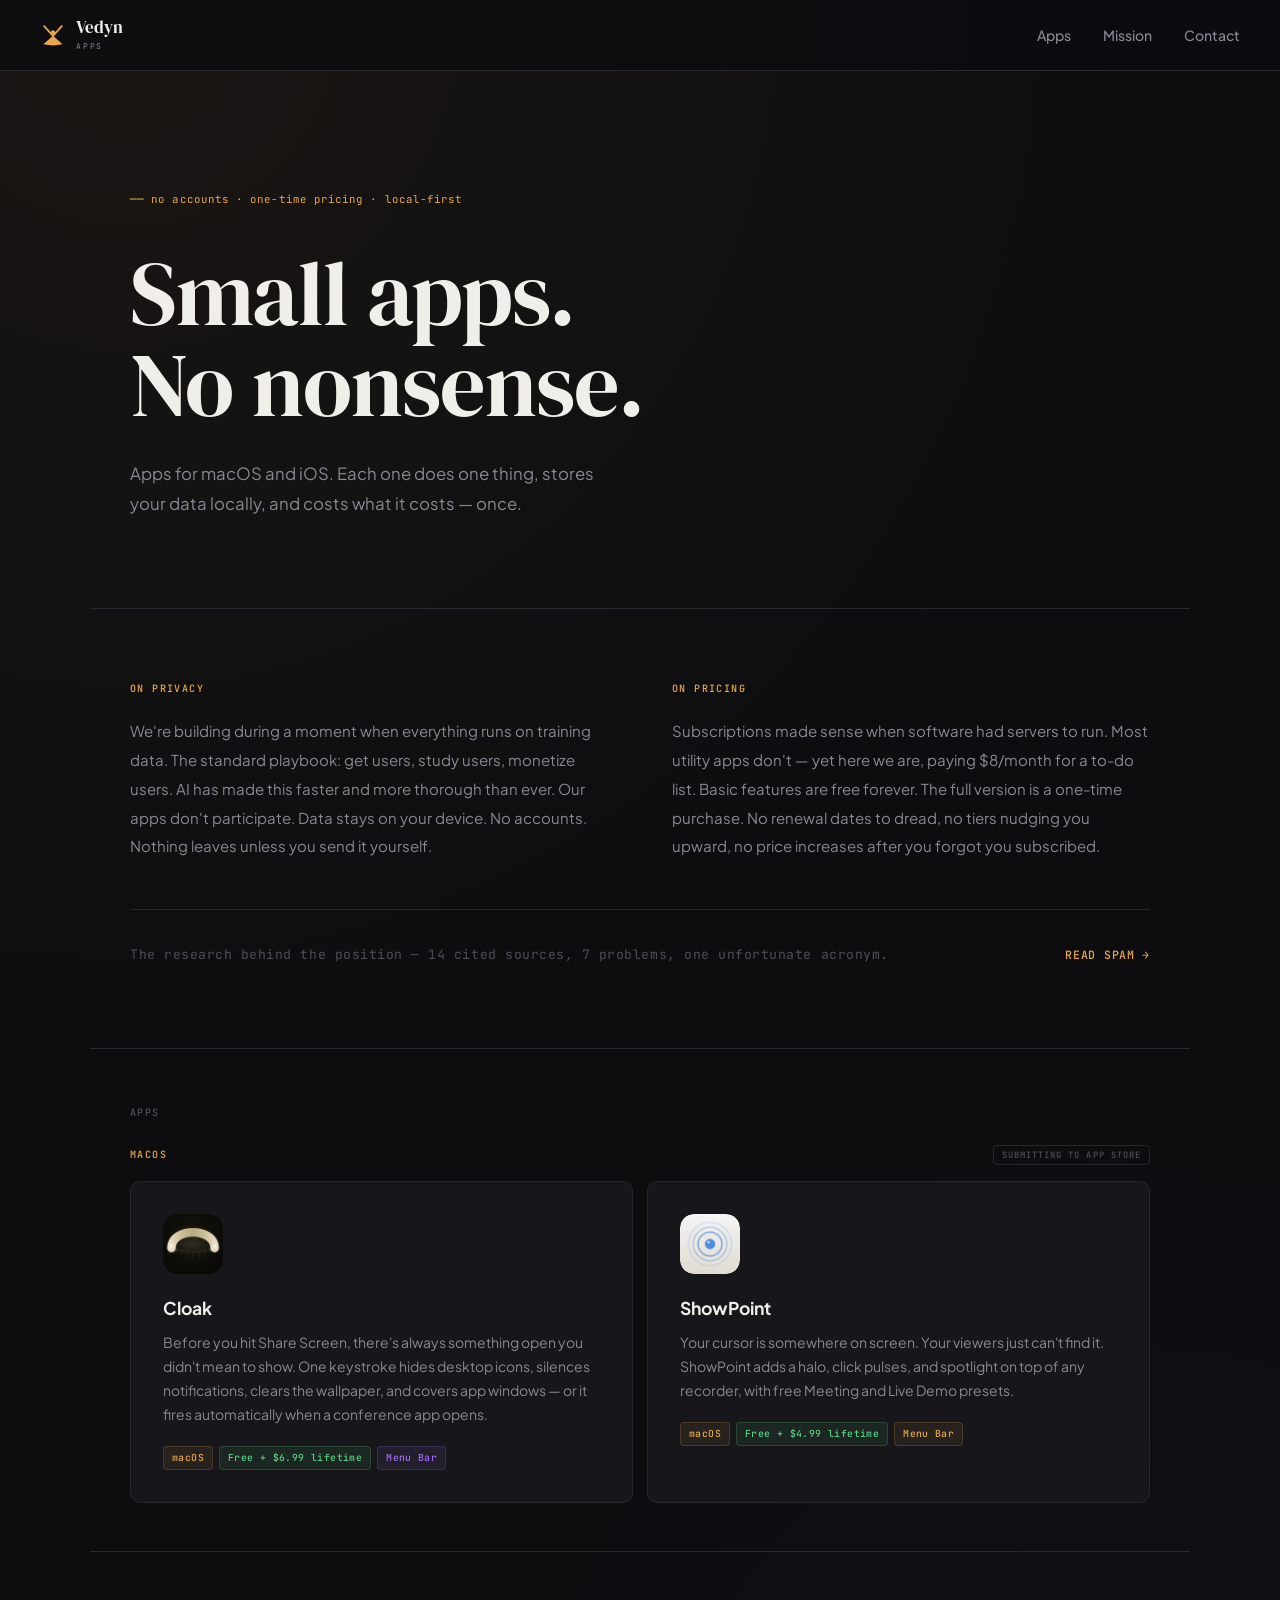
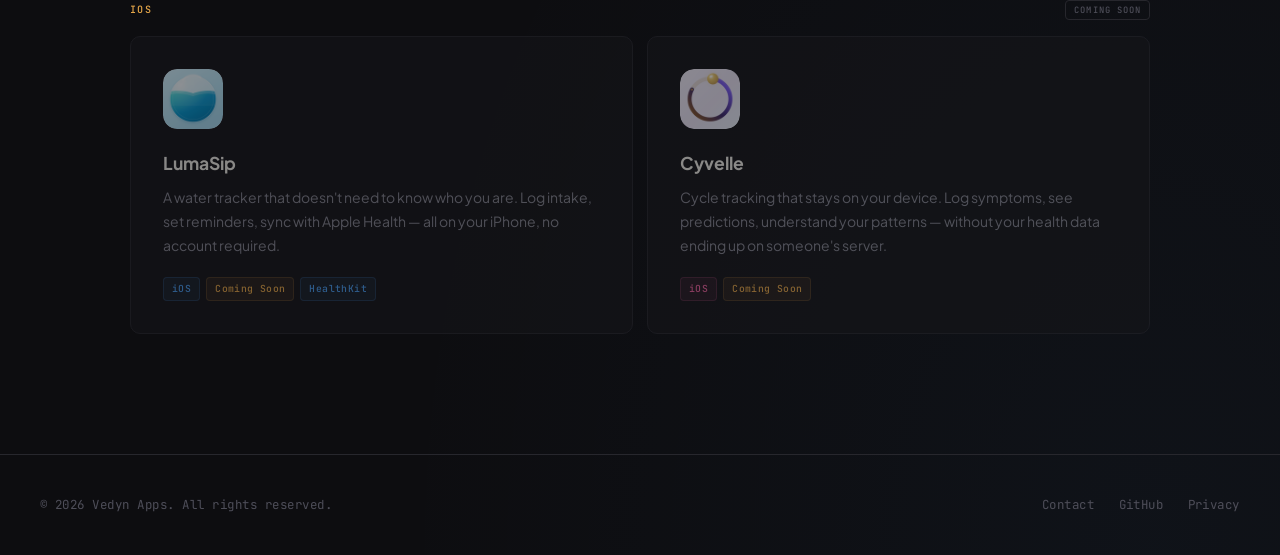
<file: index.html>
<!DOCTYPE html>
<html lang="en">
<head>
  <meta charset="UTF-8" />
  <meta name="viewport" content="width=device-width, initial-scale=1.0" />
  <title>Vedyn Apps — Small, private utilities for macOS and iOS</title>
  <meta name="description" content="Small apps for macOS and iOS. Local-first, no accounts, no subscriptions. Each one does one thing well." />
  <link rel="canonical" href="https://vedynapps.com/" />
  <meta property="og:type" content="website" />
  <meta property="og:site_name" content="Vedyn Apps" />
  <meta property="og:url" content="https://vedynapps.com/" />
  <meta property="og:title" content="Vedyn Apps — Small, private utilities for macOS and iOS" />
  <meta property="og:description" content="Small apps for macOS and iOS. Local-first, no accounts, no subscriptions. Each one does one thing well." />
  <meta property="og:image" content="https://vedynapps.com/brand/app-icon-1024.png" />
  <meta name="twitter:card" content="summary" />
  <meta name="twitter:title" content="Vedyn Apps — Small, private utilities for macOS and iOS" />
  <meta name="twitter:description" content="Small apps for macOS and iOS. Local-first, no accounts, no subscriptions. Each one does one thing well." />
  <meta name="twitter:image" content="https://vedynapps.com/brand/app-icon-1024.png" />
  <link rel="preconnect" href="https://fonts.googleapis.com" />
  <link rel="preconnect" href="https://fonts.gstatic.com" crossorigin />
  <link rel="stylesheet" href="https://fonts.googleapis.com/css2?family=DM+Serif+Display&family=Plus+Jakarta+Sans:wght@400;500;700&family=JetBrains+Mono:wght@500&display=swap" />
  <link rel="stylesheet" href="assets/style.css" />
  <link rel="icon" type="image/svg+xml" href="/brand/vedyn-mark.svg" />
  <link rel="icon" type="image/png" sizes="48x48" href="/brand/favicon-48.png" />
  <link rel="icon" type="image/png" sizes="32x32" href="/brand/favicon-32.png" />
  <link rel="icon" type="image/png" sizes="16x16" href="/brand/favicon-16.png" />
  <link rel="apple-touch-icon" sizes="180x180" href="/brand/apple-touch-icon.png" />
  <meta name="theme-color" content="#0d0d10" />
  <script type="application/ld+json">
  {
    "@context": "https://schema.org",
    "@graph": [
      {
        "@type": "Organization",
        "@id": "https://vedynapps.com/#org",
        "name": "Vedyn Apps",
        "url": "https://vedynapps.com/",
        "logo": "https://vedynapps.com/brand/app-icon-1024.png",
        "email": "hello@vedynapps.com",
        "sameAs": ["https://github.com/manuarya9"]
      },
      {
        "@type": "WebSite",
        "@id": "https://vedynapps.com/#website",
        "url": "https://vedynapps.com/",
        "name": "Vedyn Apps",
        "publisher": { "@id": "https://vedynapps.com/#org" }
      }
    ]
  }
  </script>
</head>
<body>

<nav>
  <a href="/" class="nav-brand">
    <svg viewBox="0 0 100 100" width="26" height="26" aria-hidden="true" class="nav-mark">
      <path d="M50,53 L13,86 Q50,94 87,86 Z" fill="currentColor"/>
      <path d="M50,53 L16,16" fill="none" stroke="currentColor" stroke-width="7" stroke-linecap="round"/>
      <path d="M50,53 L84,16" fill="none" stroke="currentColor" stroke-width="7" stroke-linecap="round"/>
      <circle cx="50" cy="40" r="8" fill="currentColor"/>
    </svg>
    <span class="nav-wordmark">
      <span class="nav-name">Vedyn</span>
      <span class="nav-sub">Apps</span>
    </span>
  </a>
  <div class="nav-links">
    <a href="#apps">Apps</a>
    <a href="/spam/">Mission</a>
    <a href="mailto:hello@vedynapps.com">Contact</a>
  </div>
</nav>

<section class="hero">
  <h1>Small apps.<br>No nonsense.</h1>
  <p>Apps for macOS and iOS. Each one does one thing, stores your data locally, and costs what it costs — once.</p>
</section>

<section class="mission" id="mission">
  <div class="mission-block">
    <span class="mission-label">On privacy</span>
    <p>We're building during a moment when everything runs on training data. The standard playbook: get users, study users, monetize users. AI has made this faster and more thorough than ever. Our apps don't participate. Data stays on your device. No accounts. Nothing leaves unless you send it yourself.</p>
  </div>
  <div class="mission-block">
    <span class="mission-label">On pricing</span>
    <p>Subscriptions made sense when software had servers to run. Most utility apps don't — yet here we are, paying $8/month for a to-do list. Basic features are free forever. The full version is a one-time purchase. No renewal dates to dread, no tiers nudging you upward, no price increases after you forgot you subscribed.</p>
  </div>
  <div class="mission-block" style="grid-column: 1 / -1; border-top: 1px solid var(--border); padding-top: 32px; margin-top: -16px; display: flex; align-items: center; justify-content: space-between; gap: 24px;">
    <p style="color: var(--muted-2); font-size: 0.82rem; font-family: var(--font-mono); letter-spacing: 0.04em; margin: 0;">The research behind the position — 14 cited sources, 7 problems, one unfortunate acronym.</p>
    <a href="/spam/" style="flex-shrink: 0; font-family: var(--font-mono); font-size: 0.72rem; font-weight: 500; color: var(--accent); letter-spacing: 0.06em; text-transform: uppercase; white-space: nowrap;">Read SPAM →</a>
  </div>
</section>

<style>
  .platform-group {
    max-width: var(--max);
    margin: 0 auto;
    padding: 0 40px;
  }
  .platform-header {
    display: flex;
    align-items: center;
    justify-content: space-between;
    margin-bottom: 16px;
  }
  .platform-name {
    font-family: var(--font-mono);
    font-size: 0.63rem;
    font-weight: 500;
    text-transform: uppercase;
    letter-spacing: 0.14em;
    color: var(--accent);
  }
  .platform-badge {
    font-family: var(--font-mono);
    font-size: 0.55rem;
    font-weight: 500;
    text-transform: uppercase;
    letter-spacing: 0.12em;
    color: var(--muted-2);
    border: 1px solid var(--border);
    padding: 2px 8px;
    border-radius: 4px;
  }
  .platform-grid {
    display: grid;
    grid-template-columns: repeat(auto-fit, minmax(300px, 1fr));
    gap: 14px;
  }
  .platform-ios-group {
    margin-top: 48px;
    padding-top: 48px;
    border-top: 1px solid var(--border);
    padding-bottom: 120px;
  }
  .platform-macos-group {
    padding-bottom: 0;
  }
  .platform-ios-group .app-card {
    opacity: 0.55;
    pointer-events: none;
    cursor: default;
  }
  @media (max-width: 640px) {
    .platform-group { padding: 0 20px; }
    .platform-ios-group { padding-bottom: 80px; }
  }
</style>

<div class="section-header" id="apps">
  <h2>Apps</h2>
</div>

<div class="platform-group platform-macos-group">
  <div class="platform-header">
    <span class="platform-name">macOS</span>
    <span class="platform-badge">Submitting to App Store</span>
  </div>
  <div class="platform-grid">

    <a class="app-card" href="cloak/">
      <div class="app-icon">
        <img src="assets/icons/cloak.png" alt="Cloak icon" width="60" height="60" />
      </div>
      <h2>Cloak</h2>
      <p>Before you hit Share Screen, there's always something open you didn't mean to show. One keystroke hides desktop icons, silences notifications, clears the wallpaper, and covers app windows — or it fires automatically when a conference app opens.</p>
      <div class="tag-row">
        <span class="tag">macOS</span>
        <span class="tag green">Free + $6.99 lifetime</span>
        <span class="tag purple">Menu Bar</span>
      </div>
    </a>

    <a class="app-card" href="showpoint/">
      <div class="app-icon">
        <img src="assets/icons/showpoint.png" alt="ShowPoint icon" width="60" height="60" />
      </div>
      <h2>ShowPoint</h2>
      <p>Your cursor is somewhere on screen. Your viewers just can't find it. ShowPoint adds a halo, click pulses, and spotlight on top of any recorder, with free Meeting and Live Demo presets.</p>
      <div class="tag-row">
        <span class="tag">macOS</span>
        <span class="tag green">Free + $4.99 lifetime</span>
        <span class="tag">Menu Bar</span>
      </div>
    </a>

  </div>
</div>

<div class="platform-group platform-ios-group">
  <div class="platform-header">
    <span class="platform-name">iOS</span>
    <span class="platform-badge">Coming Soon</span>
  </div>
  <div class="platform-grid">

    <a class="app-card" href="lumasip/">
      <div class="app-icon">
        <img src="assets/icons/lumasip.png" alt="LumaSip icon" width="60" height="60" />
      </div>
      <h2>LumaSip</h2>
      <p>A water tracker that doesn't need to know who you are. Log intake, set reminders, sync with Apple Health — all on your iPhone, no account required.</p>
      <div class="tag-row">
        <span class="tag blue">iOS</span>
        <span class="tag">Coming Soon</span>
        <span class="tag blue">HealthKit</span>
      </div>
    </a>

    <a class="app-card" href="cyvelle/">
      <div class="app-icon">
        <img src="assets/icons/cyvelle.png" alt="Cyvelle icon" width="60" height="60" />
      </div>
      <h2>Cyvelle</h2>
      <p>Cycle tracking that stays on your device. Log symptoms, see predictions, understand your patterns — without your health data ending up on someone's server.</p>
      <div class="tag-row">
        <span class="tag pink">iOS</span>
        <span class="tag">Coming Soon</span>
      </div>
    </a>

  </div>
</div>

<footer>
  <span>© 2026 Vedyn Apps. All rights reserved.</span>
  <div class="footer-links">
    <a href="mailto:hello@vedynapps.com">Contact</a>
    <a href="https://github.com/manuarya9">GitHub</a>
    <a href="/privacy/">Privacy</a>
  </div>
</footer>

</body>
</html>
</file>
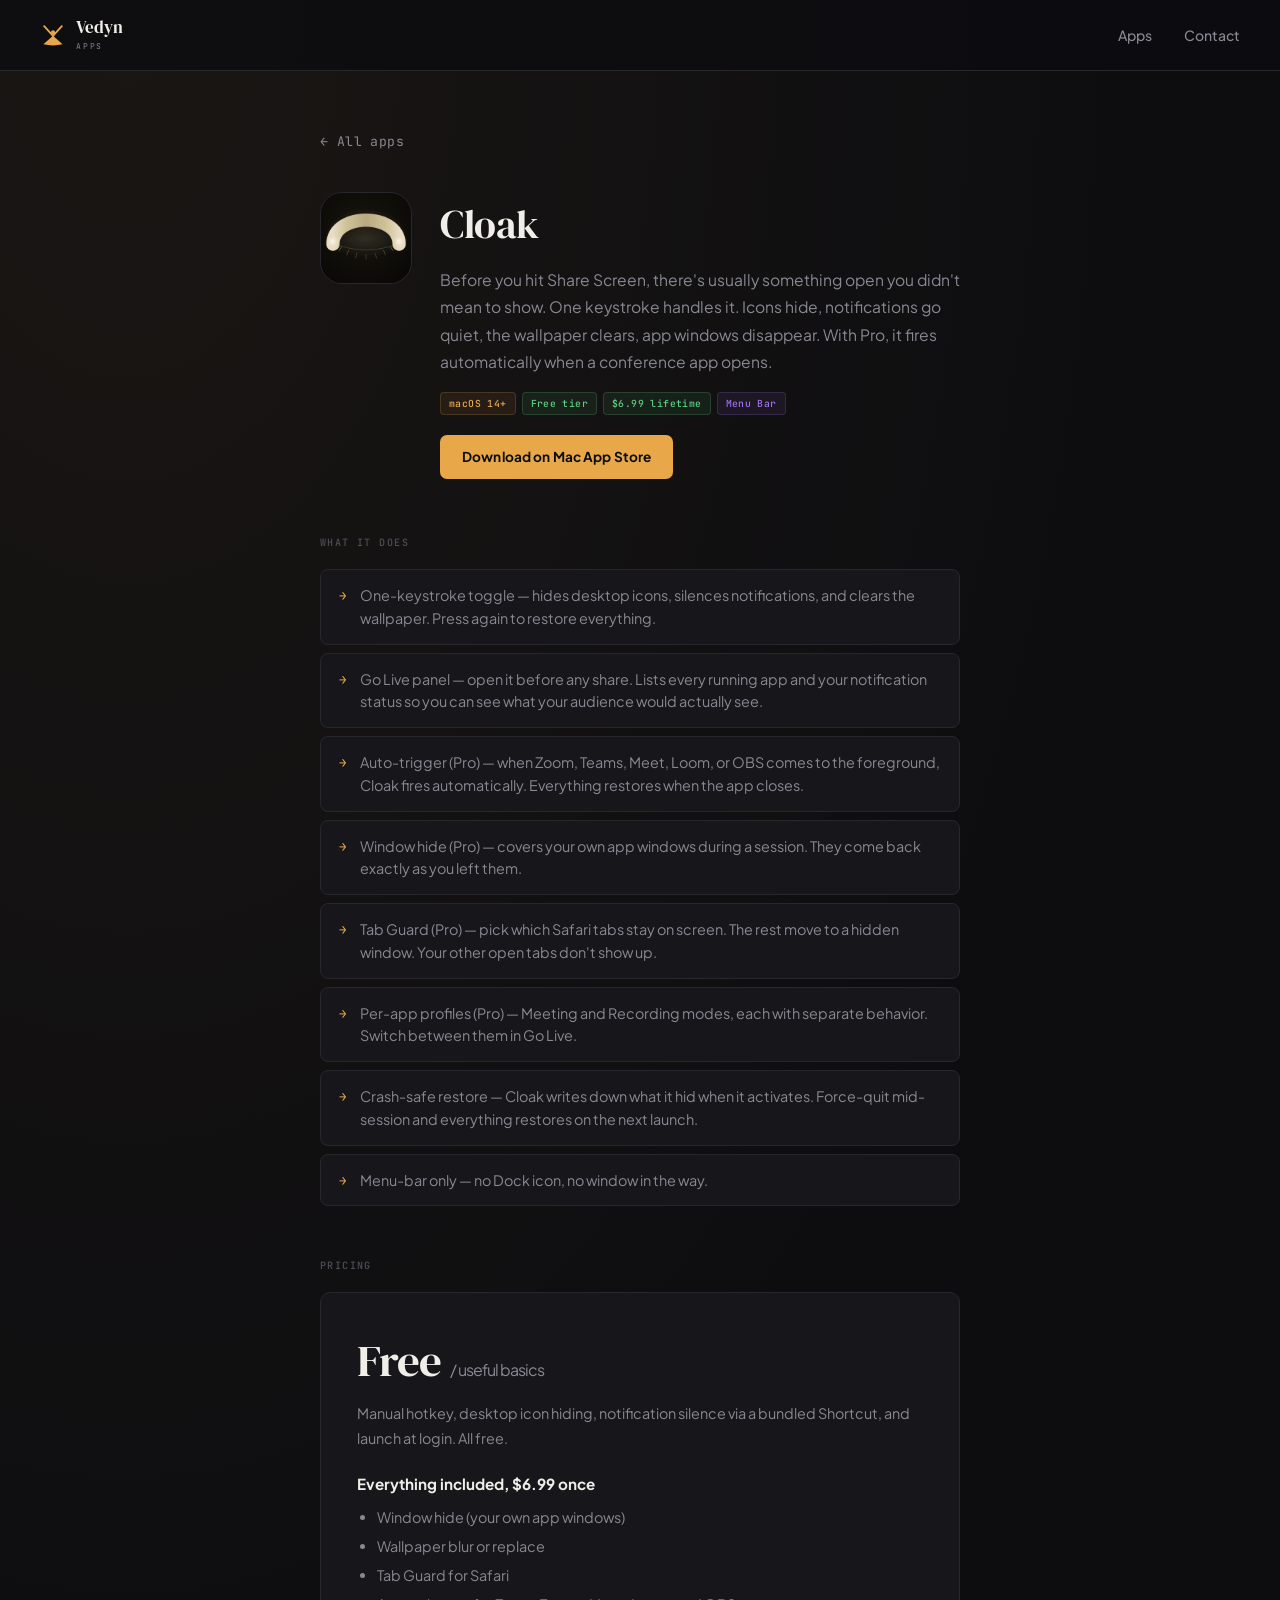
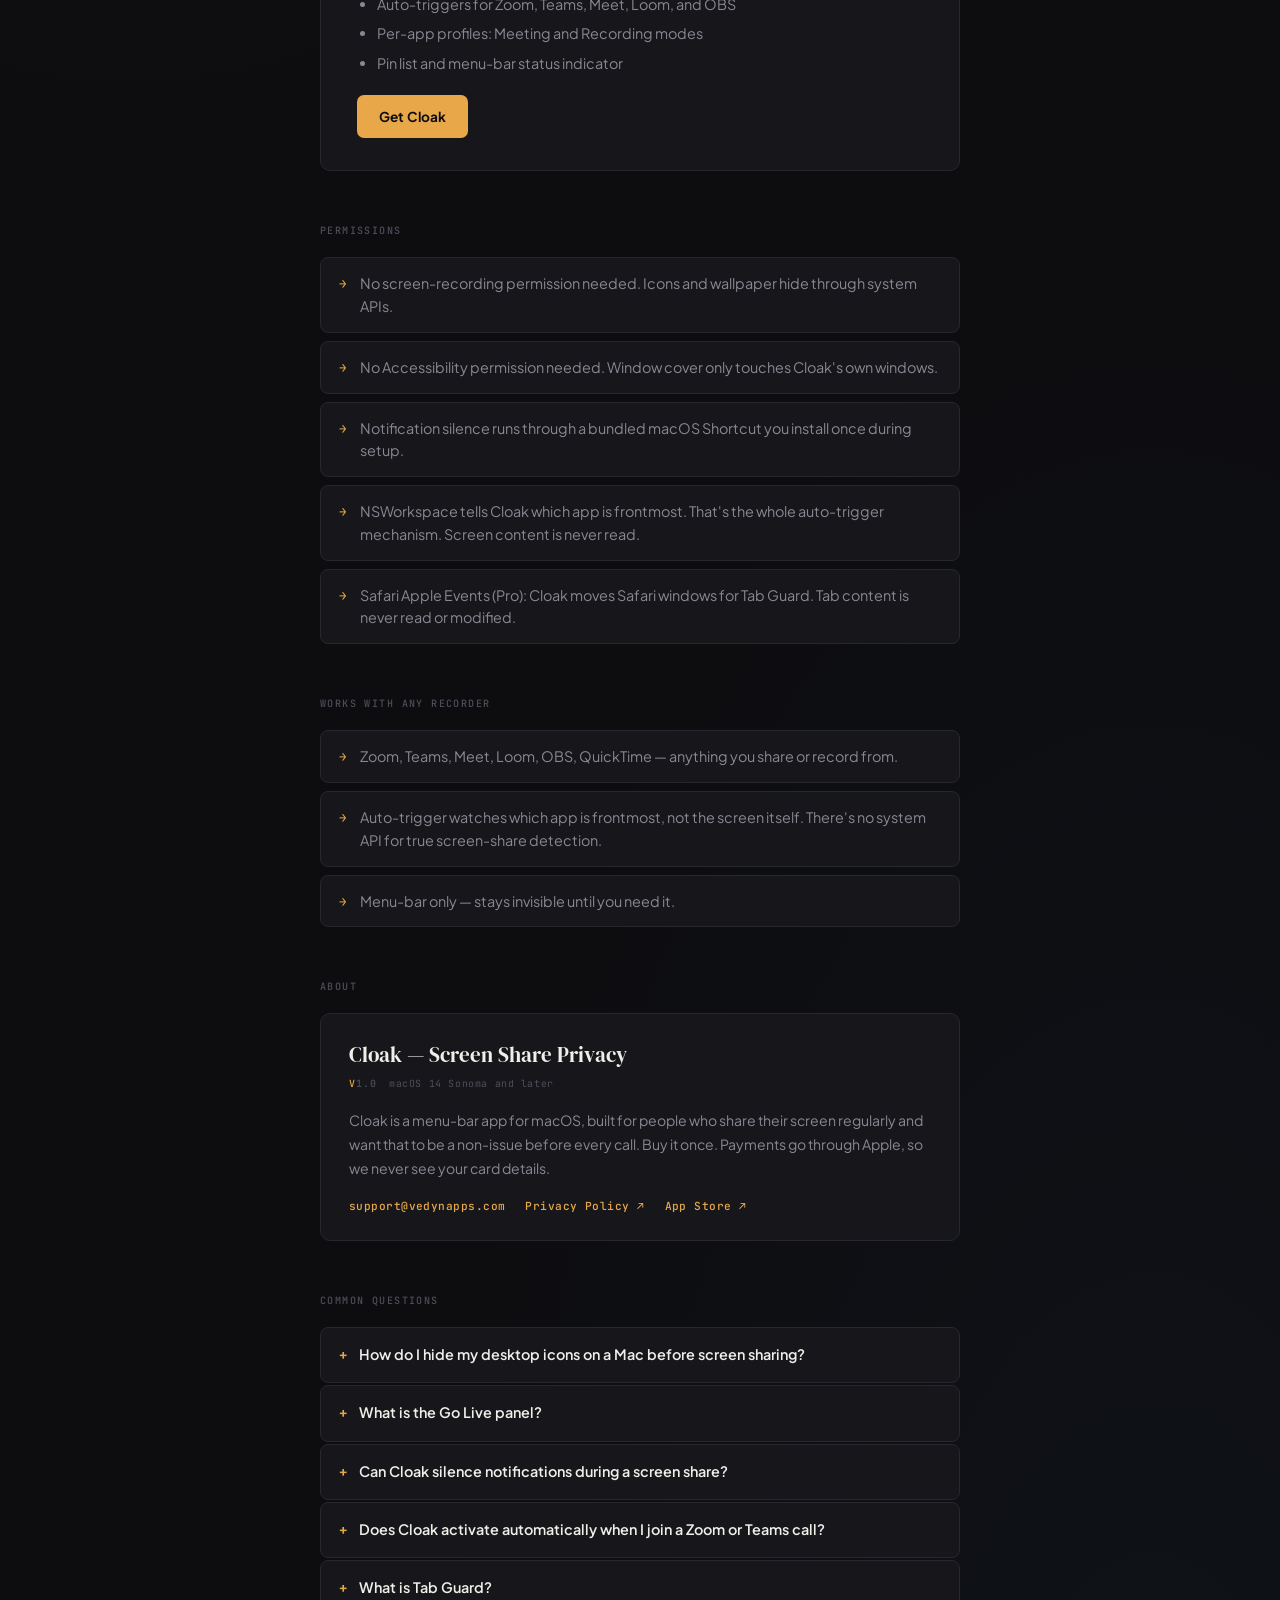
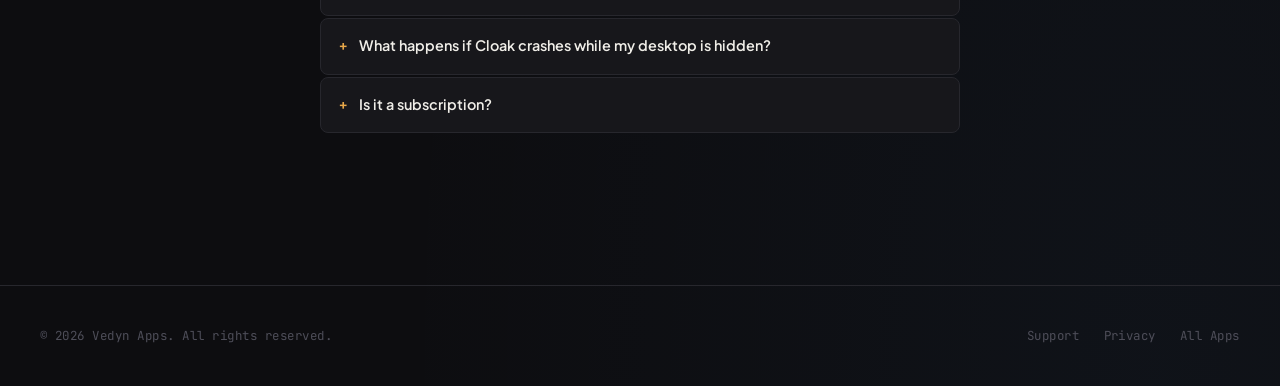
<file: cloak/index.html>
<!DOCTYPE html>
<html lang="en">
<head>
  <meta charset="UTF-8" />
  <meta name="viewport" content="width=device-width, initial-scale=1.0" />
  <title>Cloak — Screen Share Privacy for Mac</title>
  <meta name="description" content="One keystroke hides desktop icons, silences notifications, clears the wallpaper, and covers app windows. Go Live shows what's leaking before you share. Free basics, $6.99 Lifetime Unlock." />
  <link rel="preconnect" href="https://fonts.googleapis.com" />
  <link rel="preconnect" href="https://fonts.gstatic.com" crossorigin />
  <link rel="stylesheet" href="https://fonts.googleapis.com/css2?family=DM+Serif+Display&family=Plus+Jakarta+Sans:wght@400;500;700&family=JetBrains+Mono:wght@500&display=swap" />
  <link rel="stylesheet" href="../assets/style.css" />
  <link rel="icon" type="image/svg+xml" href="/brand/vedyn-mark.svg" />
  <link rel="icon" type="image/png" sizes="48x48" href="/brand/favicon-48.png" />
  <link rel="icon" type="image/png" sizes="32x32" href="/brand/favicon-32.png" />
  <link rel="icon" type="image/png" sizes="16x16" href="/brand/favicon-16.png" />
  <link rel="apple-touch-icon" sizes="180x180" href="/brand/apple-touch-icon.png" />
  <meta name="theme-color" content="#0d0d10" />
  <link rel="canonical" href="https://vedynapps.com/cloak/" />
  <meta property="og:type" content="website" />
  <meta property="og:site_name" content="Vedyn Apps" />
  <meta property="og:url" content="https://vedynapps.com/cloak/" />
  <meta property="og:title" content="Cloak — Screen Share Privacy for Mac" />
  <meta property="og:description" content="One keystroke hides desktop icons, silences notifications, clears the wallpaper, and covers app windows. Go Live shows what's leaking before you share. Free basics, $6.99 Lifetime Unlock." />
  <meta property="og:image" content="https://vedynapps.com/brand/app-icon-1024.png" />
  <meta name="twitter:card" content="summary" />
  <meta name="twitter:title" content="Cloak — Screen Share Privacy for Mac" />
  <meta name="twitter:description" content="One keystroke hides desktop icons, silences notifications, clears the wallpaper, and covers app windows. Go Live shows what's leaking before you share. Free basics, $6.99 Lifetime Unlock." />
  <meta name="twitter:image" content="https://vedynapps.com/brand/app-icon-1024.png" />
  <style>
    .about-card {
      background: var(--surface);
      border: 1px solid var(--border);
      border-radius: var(--radius);
      padding: 24px 28px;
    }
    .about-app-name {
      font-family: var(--font-display);
      font-size: 1.3rem;
      font-weight: 400;
      color: var(--text);
      margin-bottom: 4px;
    }
    .about-version-row {
      display: flex;
      align-items: center;
      gap: 12px;
      margin-bottom: 16px;
      flex-wrap: wrap;
    }
    .about-version {
      font-family: var(--font-mono);
      font-size: 0.62rem;
      font-weight: 500;
      color: var(--muted-2);
      text-transform: uppercase;
      letter-spacing: 0.1em;
    }
    .about-version::before {
      content: "v";
      color: var(--accent);
    }
    .about-platform {
      font-family: var(--font-mono);
      font-size: 0.62rem;
      color: var(--muted-2);
      letter-spacing: 0.06em;
    }
    .about-body {
      color: var(--muted);
      font-size: 0.88rem;
      line-height: 1.72;
      margin-bottom: 18px;
    }
    .about-links {
      display: flex;
      gap: 20px;
      flex-wrap: wrap;
    }
    .about-links a {
      font-family: var(--font-mono);
      font-size: 0.7rem;
      font-weight: 500;
      color: var(--accent);
      letter-spacing: 0.04em;
      transition: opacity 0.15s;
    }
    .about-links a:hover { opacity: 0.72; }
  </style>
  <script type="application/ld+json">
  {
    "@context": "https://schema.org",
    "@type": "SoftwareApplication",
    "name": "Cloak",
    "url": "https://vedynapps.com/cloak/",
    "image": "https://vedynapps.com/assets/icons/cloak.png",
    "description": "Cloak hides desktop icons, silences notifications, clears the wallpaper, and covers app windows on macOS in one keystroke. Go Live shows exactly what your audience would see before you share. Auto-triggers fire when a conference app opens.",
    "operatingSystem": "macOS 14+",
    "applicationCategory": "UtilitiesApplication",
    "softwareVersion": "1.0",
    "offers": [
      { "@type": "Offer", "price": "0", "priceCurrency": "USD", "name": "Free tier" },
      { "@type": "Offer", "price": "6.99", "priceCurrency": "USD", "name": "Lifetime Unlock" }
    ],
    "publisher": { "@type": "Organization", "name": "Vedyn Apps", "url": "https://vedynapps.com/" }
  }
  </script>
  <script type="application/ld+json">
  {
    "@context": "https://schema.org",
    "@type": "FAQPage",
    "mainEntity": [
      {
        "@type": "Question",
        "name": "How do I hide my desktop icons on a Mac before screen sharing?",
        "acceptedAnswer": { "@type": "Answer", "text": "Press one hotkey. Cloak hides every desktop icon instantly and brings them all back when you press it again. No Terminal commands, no dragging files into folders." }
      },
      {
        "@type": "Question",
        "name": "What is the Go Live panel in Cloak?",
        "acceptedAnswer": { "@type": "Answer", "text": "Go Live is a pre-share checklist. Open it before you share and it shows you every running app and your notification status, so you can see what your audience would actually see. Anything worth hiding shows up there first." }
      },
      {
        "@type": "Question",
        "name": "Can Cloak silence notifications during a screen share?",
        "acceptedAnswer": { "@type": "Answer", "text": "Yes. Cloak silences notifications through a bundled macOS Shortcut you install once during setup, so Slack messages and calendar alerts don't pop up mid-presentation." }
      },
      {
        "@type": "Question",
        "name": "Does Cloak activate automatically when I join a Zoom or Teams call?",
        "acceptedAnswer": { "@type": "Answer", "text": "With the Lifetime Unlock, Cloak watches for Zoom, Teams, Meet, Loom, or OBS coming to the foreground and activates automatically. Everything restores when the app closes." }
      },
      {
        "@type": "Question",
        "name": "What is Tab Guard in Cloak?",
        "acceptedAnswer": { "@type": "Answer", "text": "Tab Guard is a Pro feature. Before you share, pick which Safari tabs you want visible. Cloak moves them to a clean window and hides everything else. Your other open tabs don't show up." }
      },
      {
        "@type": "Question",
        "name": "What happens if Cloak crashes while my desktop is hidden?",
        "acceptedAnswer": { "@type": "Answer", "text": "Cloak writes down what it hid when it activates. Force-quit mid-session and everything restores on the next launch. You won't be left with a permanently hidden desktop." }
      },
      {
        "@type": "Question",
        "name": "Is Cloak a subscription?",
        "acceptedAnswer": { "@type": "Answer", "text": "No. The basics are free, and the Lifetime Unlock is a one-time $6.99 purchase. No accounts, no renewals." }
      }
    ]
  }
  </script>
</head>
<body>

<nav>
  <a href="/" class="nav-brand">
    <svg viewBox="0 0 100 100" width="26" height="26" aria-hidden="true" class="nav-mark">
      <path d="M50,53 L13,86 Q50,94 87,86 Z" fill="currentColor"/>
      <path d="M50,53 L16,16" fill="none" stroke="currentColor" stroke-width="7" stroke-linecap="round"/>
      <path d="M50,53 L84,16" fill="none" stroke="currentColor" stroke-width="7" stroke-linecap="round"/>
      <circle cx="50" cy="40" r="8" fill="currentColor"/>
    </svg>
    <span class="nav-wordmark">
      <span class="nav-name">Vedyn</span>
      <span class="nav-sub">Apps</span>
    </span>
  </a>
  <div class="nav-links">
    <a href="/">Apps</a>
    <a href="mailto:hello@vedynapps.com">Contact</a>
  </div>
</nav>

<div class="app-page">

  <a class="back-link" href="/">← All apps</a>

  <div class="app-page-header">
    <div class="app-page-icon">
      <img src="../assets/icons/cloak.png" alt="Cloak icon" width="92" height="92" />
    </div>
    <div class="app-page-meta">
      <h1>Cloak</h1>
      <p>Before you hit Share Screen, there's usually something open you didn't mean to show. One keystroke handles it. Icons hide, notifications go quiet, the wallpaper clears, app windows disappear. With Pro, it fires automatically when a conference app opens.</p>
      <div class="tag-row" style="margin-bottom: 20px;">
        <span class="tag">macOS 14+</span>
        <span class="tag green">Free tier</span>
        <span class="tag green">$6.99 lifetime</span>
        <span class="tag purple">Menu Bar</span>
      </div>
      <!-- UPDATE: replace # with your App Store link when live -->
      <a class="cta-btn" href="#">Download on Mac App Store</a>
    </div>
  </div>

  <div class="section">
    <h2>What it does</h2>
    <ul class="feature-list">
      <li>One-keystroke toggle — hides desktop icons, silences notifications, and clears the wallpaper. Press again to restore everything.</li>
      <li>Go Live panel — open it before any share. Lists every running app and your notification status so you can see what your audience would actually see.</li>
      <li>Auto-trigger (Pro) — when Zoom, Teams, Meet, Loom, or OBS comes to the foreground, Cloak fires automatically. Everything restores when the app closes.</li>
      <li>Window hide (Pro) — covers your own app windows during a session. They come back exactly as you left them.</li>
      <li>Tab Guard (Pro) — pick which Safari tabs stay on screen. The rest move to a hidden window. Your other open tabs don't show up.</li>
      <li>Per-app profiles (Pro) — Meeting and Recording modes, each with separate behavior. Switch between them in Go Live.</li>
      <li>Crash-safe restore — Cloak writes down what it hid when it activates. Force-quit mid-session and everything restores on the next launch.</li>
      <li>Menu-bar only — no Dock icon, no window in the way.</li>
    </ul>
  </div>

  <div class="section">
    <h2>Pricing</h2>
    <div class="pricing-card">
      <div class="price">Free <span>/ useful basics</span></div>
      <p>Manual hotkey, desktop icon hiding, notification silence via a bundled Shortcut, and launch at login. All free.</p>
      <div style="margin-bottom: 20px;">
        <strong style="color: var(--text); font-size: 0.95rem;">Everything included, $6.99 once</strong>
        <ul style="margin-top: 10px; padding-left: 20px; color: var(--muted); font-size: 0.9rem; display: flex; flex-direction: column; gap: 6px;">
          <li>Window hide (your own app windows)</li>
          <li>Wallpaper blur or replace</li>
          <li>Tab Guard for Safari</li>
          <li>Auto-triggers for Zoom, Teams, Meet, Loom, and OBS</li>
          <li>Per-app profiles: Meeting and Recording modes</li>
          <li>Pin list and menu-bar status indicator</li>
        </ul>
      </div>
      <!-- UPDATE: replace # with App Store link -->
      <a class="cta-btn" href="#">Get Cloak</a>
    </div>
  </div>

  <div class="section">
    <h2>Permissions</h2>
    <ul class="feature-list">
      <li>No screen-recording permission needed. Icons and wallpaper hide through system APIs.</li>
      <li>No Accessibility permission needed. Window cover only touches Cloak's own windows.</li>
      <li>Notification silence runs through a bundled macOS Shortcut you install once during setup.</li>
      <li>NSWorkspace tells Cloak which app is frontmost. That's the whole auto-trigger mechanism. Screen content is never read.</li>
      <li>Safari Apple Events (Pro): Cloak moves Safari windows for Tab Guard. Tab content is never read or modified.</li>
    </ul>
  </div>

  <div class="section">
    <h2>Works with any recorder</h2>
    <ul class="feature-list">
      <li>Zoom, Teams, Meet, Loom, OBS, QuickTime — anything you share or record from.</li>
      <li>Auto-trigger watches which app is frontmost, not the screen itself. There's no system API for true screen-share detection.</li>
      <li>Menu-bar only — stays invisible until you need it.</li>
    </ul>
  </div>

  <div class="section">
    <h2>About</h2>
    <div class="about-card">
      <div class="about-app-name">Cloak — Screen Share Privacy</div>
      <div class="about-version-row">
        <span class="about-version">1.0</span>
        <span class="about-platform">macOS 14 Sonoma and later</span>
      </div>
      <p class="about-body">Cloak is a menu-bar app for macOS, built for people who share their screen regularly and want that to be a non-issue before every call. Buy it once. Payments go through Apple, so we never see your card details.</p>
      <div class="about-links">
        <a href="mailto:support@vedynapps.com">support@vedynapps.com</a>
        <a href="/privacy/#cloak">Privacy Policy ↗</a>
        <a href="#">App Store ↗</a>
      </div>
    </div>
  </div>

  <div class="section">
    <h2>Common questions</h2>
    <div class="faq-list">
      <details class="faq-item">
        <summary>How do I hide my desktop icons on a Mac before screen sharing?</summary>
        <p class="faq-answer">Press one hotkey. Cloak hides every desktop icon instantly and brings them all back when you press it again. No Terminal commands, no dragging files into folders.</p>
      </details>
      <details class="faq-item">
        <summary>What is the Go Live panel?</summary>
        <p class="faq-answer">Go Live is a pre-share checklist. Open it before you share and it shows you every running app and your notification status, so you can see what your audience would actually see. Anything worth hiding shows up there first.</p>
      </details>
      <details class="faq-item">
        <summary>Can Cloak silence notifications during a screen share?</summary>
        <p class="faq-answer">Yes. Cloak silences notifications through a bundled macOS Shortcut you install once during setup, so Slack messages and calendar alerts don't pop up mid-presentation.</p>
      </details>
      <details class="faq-item">
        <summary>Does Cloak activate automatically when I join a Zoom or Teams call?</summary>
        <p class="faq-answer">With the Lifetime Unlock, Cloak watches for Zoom, Teams, Meet, Loom, or OBS coming to the foreground and activates automatically. Everything restores when the app closes.</p>
      </details>
      <details class="faq-item">
        <summary>What is Tab Guard?</summary>
        <p class="faq-answer">Tab Guard is a Pro feature. Before you share, pick which Safari tabs you want visible. Cloak moves them to a clean window and hides everything else. Your other open tabs don't show up.</p>
      </details>
      <details class="faq-item">
        <summary>What happens if Cloak crashes while my desktop is hidden?</summary>
        <p class="faq-answer">Cloak writes down what it hid when it activates. Force-quit mid-session and everything restores on the next launch.</p>
      </details>
      <details class="faq-item">
        <summary>Is it a subscription?</summary>
        <p class="faq-answer">No. The basics are free, and the Lifetime Unlock is a one-time $6.99 purchase. No accounts, no renewals.</p>
      </details>
    </div>
  </div>

</div>

<footer>
  <span>© 2026 Vedyn Apps. All rights reserved.</span>
  <div class="footer-links">
    <a href="mailto:support@vedynapps.com">Support</a>
    <a href="/privacy/#cloak">Privacy</a>
    <a href="/">All Apps</a>
  </div>
</footer>

</body>
</html>
</file>
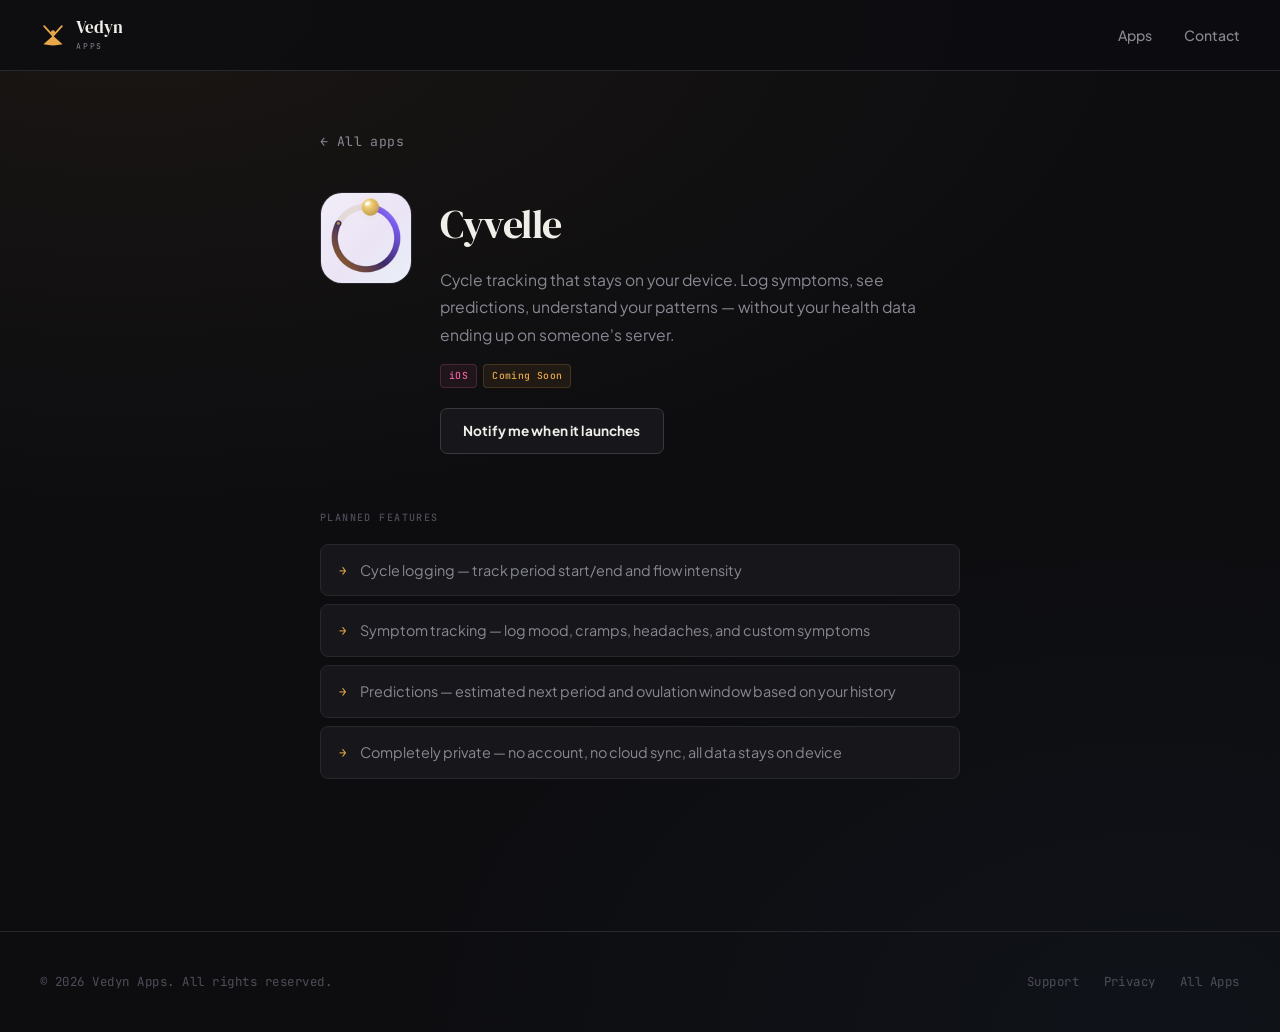
<file: cyvelle/index.html>
<!DOCTYPE html>
<html lang="en">
<head>
  <meta charset="UTF-8" />
  <meta name="viewport" content="width=device-width, initial-scale=1.0" />
  <title>Cyvelle — Coming Soon — Vedyn Apps</title>
  <meta name="description" content="A private, on-device cycle tracker for iOS. Log symptoms, predict your next period, and understand your patterns — all stored locally." />
  <link rel="preconnect" href="https://fonts.googleapis.com" />
  <link rel="preconnect" href="https://fonts.gstatic.com" crossorigin />
  <link rel="stylesheet" href="https://fonts.googleapis.com/css2?family=DM+Serif+Display&family=Plus+Jakarta+Sans:wght@400;500;700&family=JetBrains+Mono:wght@500&display=swap" />
  <link rel="stylesheet" href="../assets/style.css" />
  <link rel="icon" type="image/svg+xml" href="/brand/vedyn-mark.svg" />
  <link rel="icon" type="image/png" sizes="48x48" href="/brand/favicon-48.png" />
  <link rel="icon" type="image/png" sizes="32x32" href="/brand/favicon-32.png" />
  <link rel="icon" type="image/png" sizes="16x16" href="/brand/favicon-16.png" />
  <link rel="apple-touch-icon" sizes="180x180" href="/brand/apple-touch-icon.png" />
  <meta name="theme-color" content="#0d0d10" />
  <link rel="canonical" href="https://vedynapps.com/cyvelle/" />
  <meta property="og:type" content="website" />
  <meta property="og:site_name" content="Vedyn Apps" />
  <meta property="og:url" content="https://vedynapps.com/cyvelle/" />
  <meta property="og:title" content="Cyvelle — Private, on-device cycle tracker for iOS" />
  <meta property="og:description" content="Log symptoms, predict your next period, and understand your patterns — all stored locally on your iPhone. Coming soon." />
  <meta property="og:image" content="https://vedynapps.com/brand/app-icon-1024.png" />
  <meta name="twitter:card" content="summary" />
  <meta name="twitter:title" content="Cyvelle — Private, on-device cycle tracker for iOS" />
  <meta name="twitter:description" content="Log symptoms, predict your next period, and understand your patterns — all stored locally on your iPhone. Coming soon." />
  <meta name="twitter:image" content="https://vedynapps.com/brand/app-icon-1024.png" />
</head>
<body>

<nav>
  <a href="/" class="nav-brand">
    <svg viewBox="0 0 100 100" width="26" height="26" aria-hidden="true" class="nav-mark">
      <path d="M50,53 L13,86 Q50,94 87,86 Z" fill="currentColor"/>
      <path d="M50,53 L16,16" fill="none" stroke="currentColor" stroke-width="7" stroke-linecap="round"/>
      <path d="M50,53 L84,16" fill="none" stroke="currentColor" stroke-width="7" stroke-linecap="round"/>
      <circle cx="50" cy="40" r="8" fill="currentColor"/>
    </svg>
    <span class="nav-wordmark">
      <span class="nav-name">Vedyn</span>
      <span class="nav-sub">Apps</span>
    </span>
  </a>
  <div class="nav-links">
    <a href="/">Apps</a>
    <a href="mailto:hello@vedynapps.com">Contact</a>
  </div>
</nav>

<div class="app-page">

  <a class="back-link" href="/">← All apps</a>

  <div class="app-page-header">
    <div class="app-page-icon">
      <img src="../assets/icons/cyvelle.png" alt="Cyvelle icon" width="92" height="92" />
    </div>
    <div class="app-page-meta">
      <h1>Cyvelle</h1>
      <p>Cycle tracking that stays on your device. Log symptoms, see predictions, understand your patterns — without your health data ending up on someone's server.</p>
      <div class="tag-row" style="margin-bottom: 20px;">
        <span class="tag pink">iOS</span>
        <span class="tag">Coming Soon</span>
      </div>
      <a class="cta-btn secondary" href="mailto:hello@vedynapps.com?subject=Cyvelle — notify me when it launches">Notify me when it launches</a>
    </div>
  </div>

  <div class="section">
    <h2>Planned features</h2>
    <ul class="feature-list">
      <li>Cycle logging — track period start/end and flow intensity</li>
      <li>Symptom tracking — log mood, cramps, headaches, and custom symptoms</li>
      <li>Predictions — estimated next period and ovulation window based on your history</li>
      <li>Completely private — no account, no cloud sync, all data stays on device</li>
    </ul>
  </div>

</div>

<footer>
  <span>© 2026 Vedyn Apps. All rights reserved.</span>
  <div class="footer-links">
    <a href="mailto:support@vedynapps.com">Support</a>
    <a href="/privacy/#cyvelle">Privacy</a>
    <a href="/">All Apps</a>
  </div>
</footer>

</body>
</html>
</file>
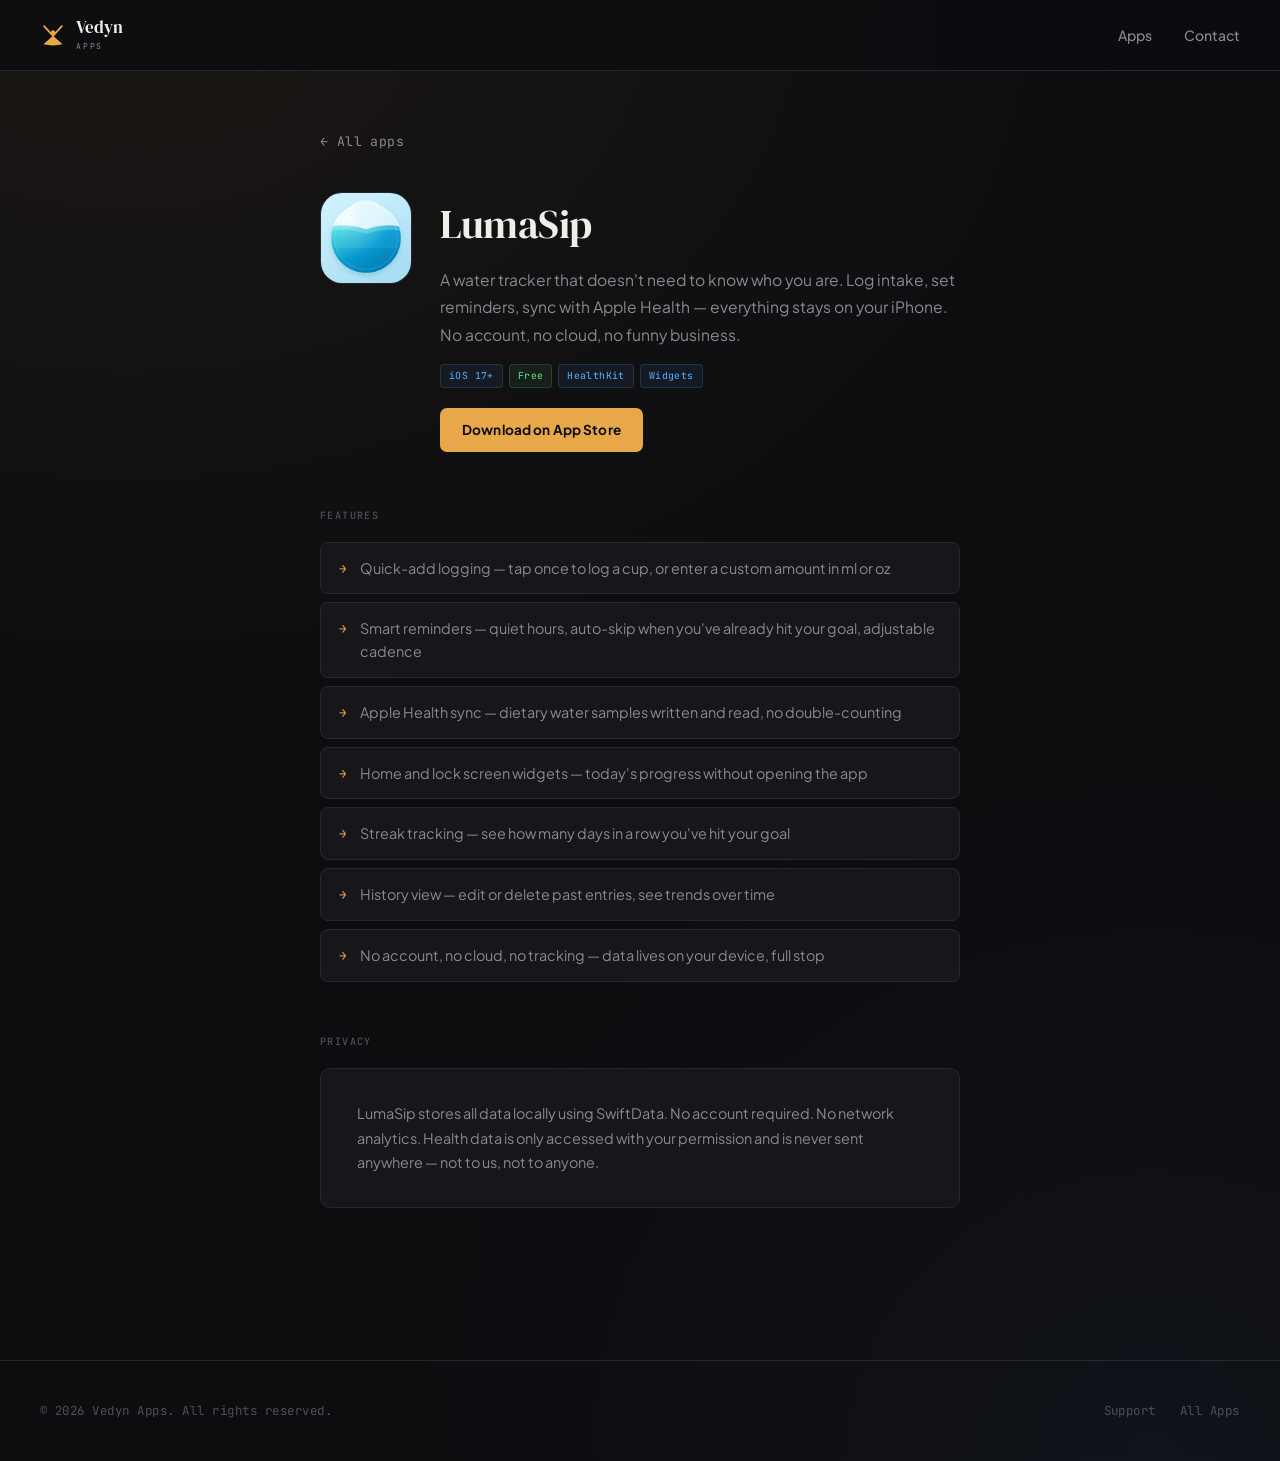
<file: lumasip/index.html>
<!DOCTYPE html>
<html lang="en">
<head>
  <meta charset="UTF-8" />
  <meta name="viewport" content="width=device-width, initial-scale=1.0" />
  <title>LumaSip — Privacy-friendly water tracker for iOS</title>
  <meta name="description" content="LumaSip tracks your daily water intake, sends smart reminders, syncs with Apple Health, and shows your streak — no account, no cloud, nothing leaves your iPhone." />
  <link rel="preconnect" href="https://fonts.googleapis.com" />
  <link rel="preconnect" href="https://fonts.gstatic.com" crossorigin />
  <link rel="stylesheet" href="https://fonts.googleapis.com/css2?family=DM+Serif+Display&family=Plus+Jakarta+Sans:wght@400;500;700&family=JetBrains+Mono:wght@500&display=swap" />
  <link rel="stylesheet" href="../assets/style.css" />
  <link rel="icon" type="image/svg+xml" href="/brand/vedyn-mark.svg" />
  <link rel="icon" type="image/png" sizes="48x48" href="/brand/favicon-48.png" />
  <link rel="icon" type="image/png" sizes="32x32" href="/brand/favicon-32.png" />
  <link rel="icon" type="image/png" sizes="16x16" href="/brand/favicon-16.png" />
  <link rel="apple-touch-icon" sizes="180x180" href="/brand/apple-touch-icon.png" />
  <meta name="theme-color" content="#0d0d10" />
  <link rel="canonical" href="https://vedynapps.com/lumasip/" />
  <meta property="og:type" content="website" />
  <meta property="og:site_name" content="Vedyn Apps" />
  <meta property="og:url" content="https://vedynapps.com/lumasip/" />
  <meta property="og:title" content="LumaSip — Privacy-friendly water tracker for iOS" />
  <meta property="og:description" content="Track water intake, get smart reminders, sync with Apple Health — no account, no cloud, nothing leaves your iPhone." />
  <meta property="og:image" content="https://vedynapps.com/brand/app-icon-1024.png" />
  <meta name="twitter:card" content="summary" />
  <meta name="twitter:title" content="LumaSip — Privacy-friendly water tracker for iOS" />
  <meta name="twitter:description" content="Track water intake, get smart reminders, sync with Apple Health — no account, no cloud, nothing leaves your iPhone." />
  <meta name="twitter:image" content="https://vedynapps.com/brand/app-icon-1024.png" />
  <script type="application/ld+json">
  {
    "@context": "https://schema.org",
    "@type": "SoftwareApplication",
    "name": "LumaSip",
    "url": "https://vedynapps.com/lumasip/",
    "image": "https://vedynapps.com/assets/icons/lumasip.png",
    "description": "LumaSip tracks your daily water intake, sends smart reminders, syncs with Apple Health, and shows your streak — no account, no cloud.",
    "operatingSystem": "iOS",
    "applicationCategory": "HealthApplication",
    "offers": { "@type": "Offer", "price": "0", "priceCurrency": "USD" },
    "publisher": { "@type": "Organization", "name": "Vedyn Apps", "url": "https://vedynapps.com/" }
  }
  </script>
</head>
<body>

<nav>
  <a href="/" class="nav-brand">
    <svg viewBox="0 0 100 100" width="26" height="26" aria-hidden="true" class="nav-mark">
      <path d="M50,53 L13,86 Q50,94 87,86 Z" fill="currentColor"/>
      <path d="M50,53 L16,16" fill="none" stroke="currentColor" stroke-width="7" stroke-linecap="round"/>
      <path d="M50,53 L84,16" fill="none" stroke="currentColor" stroke-width="7" stroke-linecap="round"/>
      <circle cx="50" cy="40" r="8" fill="currentColor"/>
    </svg>
    <span class="nav-wordmark">
      <span class="nav-name">Vedyn</span>
      <span class="nav-sub">Apps</span>
    </span>
  </a>
  <div class="nav-links">
    <a href="/">Apps</a>
    <a href="mailto:hello@vedynapps.com">Contact</a>
  </div>
</nav>

<div class="app-page">

  <a class="back-link" href="/">← All apps</a>

  <div class="app-page-header">
    <div class="app-page-icon">
      <img src="../assets/icons/lumasip.png" alt="LumaSip icon" width="92" height="92" />
    </div>
    <div class="app-page-meta">
      <h1>LumaSip</h1>
      <p>A water tracker that doesn't need to know who you are. Log intake, set reminders, sync with Apple Health — everything stays on your iPhone. No account, no cloud, no funny business.</p>
      <div class="tag-row" style="margin-bottom: 20px;">
        <span class="tag blue">iOS 17+</span>
        <span class="tag green">Free</span>
        <span class="tag blue">HealthKit</span>
        <span class="tag blue">Widgets</span>
      </div>
      <!-- UPDATE: replace # with App Store link when live -->
      <a class="cta-btn" href="#">Download on App Store</a>
    </div>
  </div>

  <div class="section">
    <h2>Features</h2>
    <ul class="feature-list">
      <li>Quick-add logging — tap once to log a cup, or enter a custom amount in ml or oz</li>
      <li>Smart reminders — quiet hours, auto-skip when you've already hit your goal, adjustable cadence</li>
      <li>Apple Health sync — dietary water samples written and read, no double-counting</li>
      <li>Home and lock screen widgets — today's progress without opening the app</li>
      <li>Streak tracking — see how many days in a row you've hit your goal</li>
      <li>History view — edit or delete past entries, see trends over time</li>
      <li>No account, no cloud, no tracking — data lives on your device, full stop</li>
    </ul>
  </div>

  <div class="section">
    <h2>Privacy</h2>
    <div class="pricing-card">
      <p style="margin-bottom: 0;">LumaSip stores all data locally using SwiftData. No account required. No network analytics. Health data is only accessed with your permission and is never sent anywhere — not to us, not to anyone.</p>
    </div>
  </div>

</div>

<footer>
  <span>© 2026 Vedyn Apps. All rights reserved.</span>
  <div class="footer-links">
    <a href="mailto:support@vedynapps.com">Support</a>
    <a href="/">All Apps</a>
  </div>
</footer>

</body>
</html>
</file>
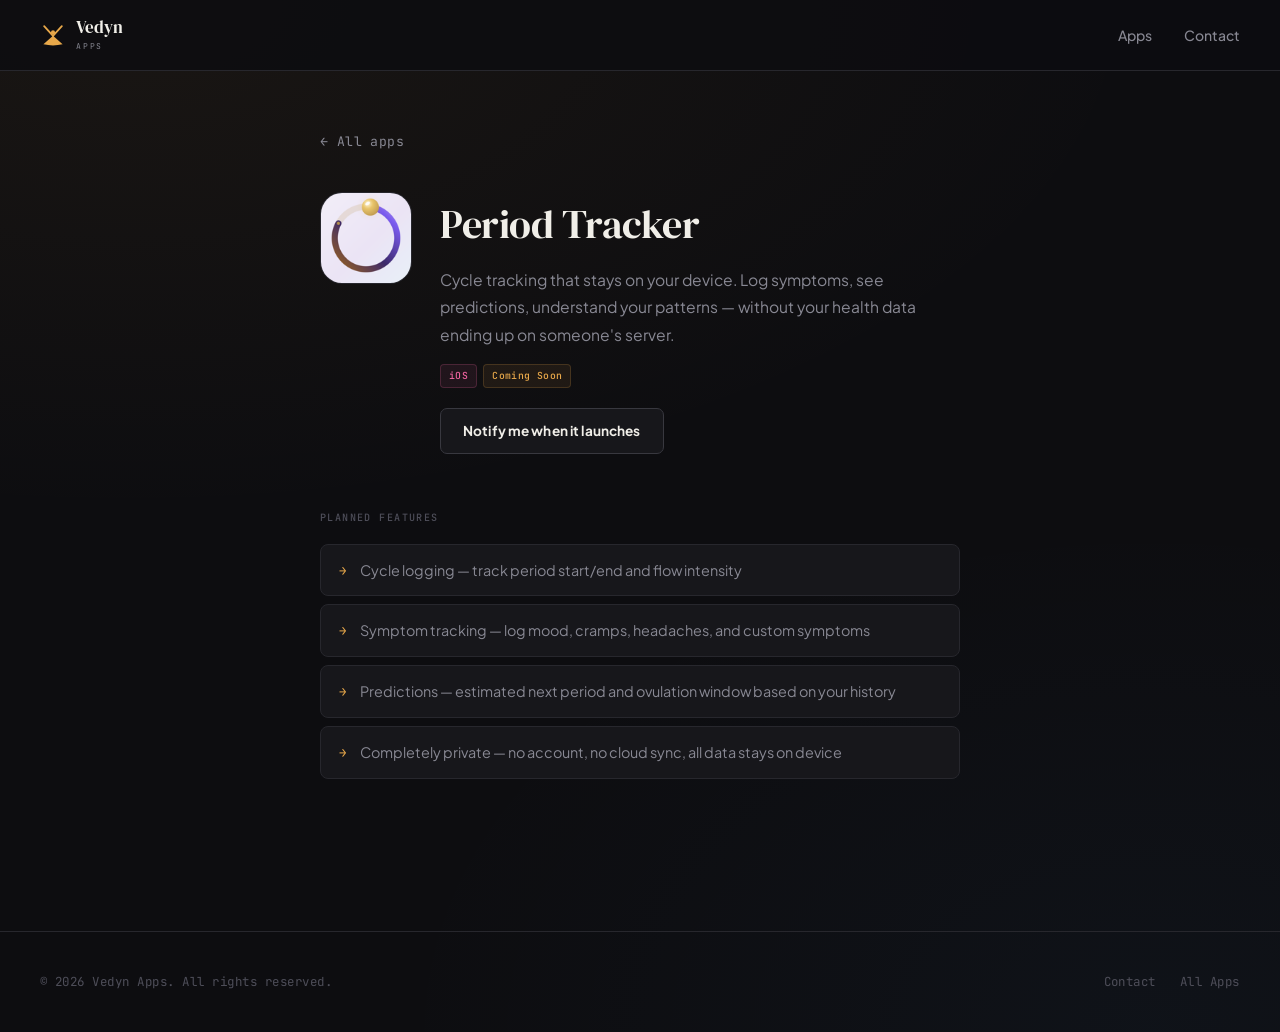
<file: periodtracker/index.html>
<!DOCTYPE html>
<html lang="en">
<head>
  <meta charset="UTF-8" />
  <meta name="viewport" content="width=device-width, initial-scale=1.0" />
  <title>Period Tracker — Coming Soon — Vedyn Apps</title>
  <meta name="description" content="A private, on-device cycle tracker for iOS. Log symptoms, predict your next period, and understand your patterns — all stored locally." />
  <link rel="preconnect" href="https://fonts.googleapis.com" />
  <link rel="preconnect" href="https://fonts.gstatic.com" crossorigin />
  <link rel="stylesheet" href="https://fonts.googleapis.com/css2?family=DM+Serif+Display&family=Plus+Jakarta+Sans:wght@400;500;700&family=JetBrains+Mono:wght@500&display=swap" />
  <link rel="stylesheet" href="../assets/style.css" />
  <link rel="icon" type="image/svg+xml" href="/brand/vedyn-mark.svg" />
  <link rel="icon" type="image/png" sizes="48x48" href="/brand/favicon-48.png" />
  <link rel="icon" type="image/png" sizes="32x32" href="/brand/favicon-32.png" />
  <link rel="icon" type="image/png" sizes="16x16" href="/brand/favicon-16.png" />
  <link rel="apple-touch-icon" sizes="180x180" href="/brand/apple-touch-icon.png" />
  <meta name="theme-color" content="#0d0d10" />
</head>
<body>

<nav>
  <a href="/" class="nav-brand">
    <svg viewBox="0 0 100 100" width="26" height="26" aria-hidden="true" class="nav-mark">
      <path d="M50,53 L13,86 Q50,94 87,86 Z" fill="currentColor"/>
      <path d="M50,53 L16,16" fill="none" stroke="currentColor" stroke-width="7" stroke-linecap="round"/>
      <path d="M50,53 L84,16" fill="none" stroke="currentColor" stroke-width="7" stroke-linecap="round"/>
      <circle cx="50" cy="40" r="8" fill="currentColor"/>
    </svg>
    <span class="nav-wordmark">
      <span class="nav-name">Vedyn</span>
      <span class="nav-sub">Apps</span>
    </span>
  </a>
  <div class="nav-links">
    <a href="/">Apps</a>
    <a href="mailto:hello@vedynapps.com">Contact</a>
  </div>
</nav>

<div class="app-page">

  <a class="back-link" href="/">← All apps</a>

  <div class="app-page-header">
    <div class="app-page-icon">
      <img src="../assets/icons/periodtracker.png" alt="Period Tracker icon" width="92" height="92" />
    </div>
    <div class="app-page-meta">
      <h1>Period Tracker</h1>
      <p>Cycle tracking that stays on your device. Log symptoms, see predictions, understand your patterns — without your health data ending up on someone's server.</p>
      <div class="tag-row" style="margin-bottom: 20px;">
        <span class="tag pink">iOS</span>
        <span class="tag">Coming Soon</span>
      </div>
      <a class="cta-btn secondary" href="mailto:hello@vedynapps.com?subject=Period Tracker — notify me">Notify me when it launches</a>
    </div>
  </div>

  <div class="section">
    <h2>Planned features</h2>
    <ul class="feature-list">
      <li>Cycle logging — track period start/end and flow intensity</li>
      <li>Symptom tracking — log mood, cramps, headaches, and custom symptoms</li>
      <li>Predictions — estimated next period and ovulation window based on your history</li>
      <li>Completely private — no account, no cloud sync, all data stays on device</li>
    </ul>
  </div>

</div>

<footer>
  <span>© 2026 Vedyn Apps. All rights reserved.</span>
  <div class="footer-links">
    <a href="mailto:hello@vedynapps.com">Contact</a>
    <a href="/">All Apps</a>
  </div>
</footer>

</body>
</html>
</file>
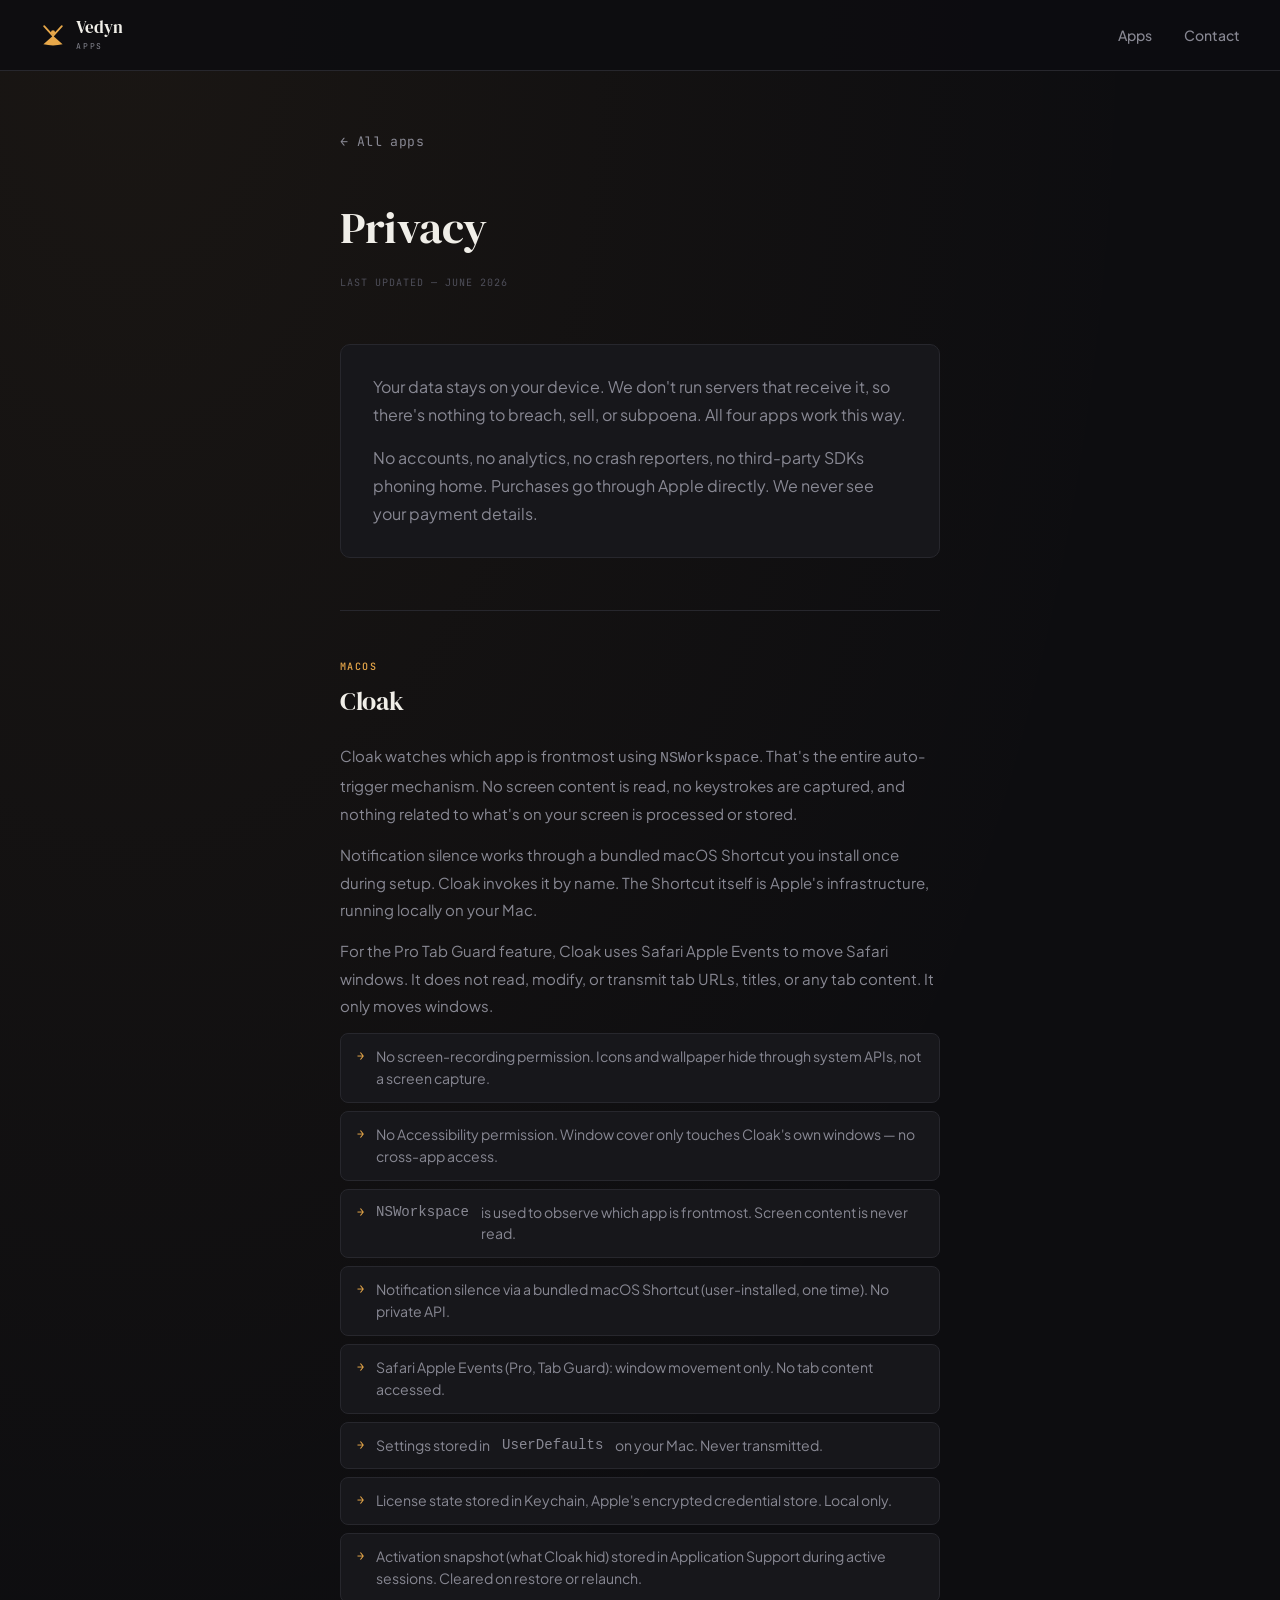
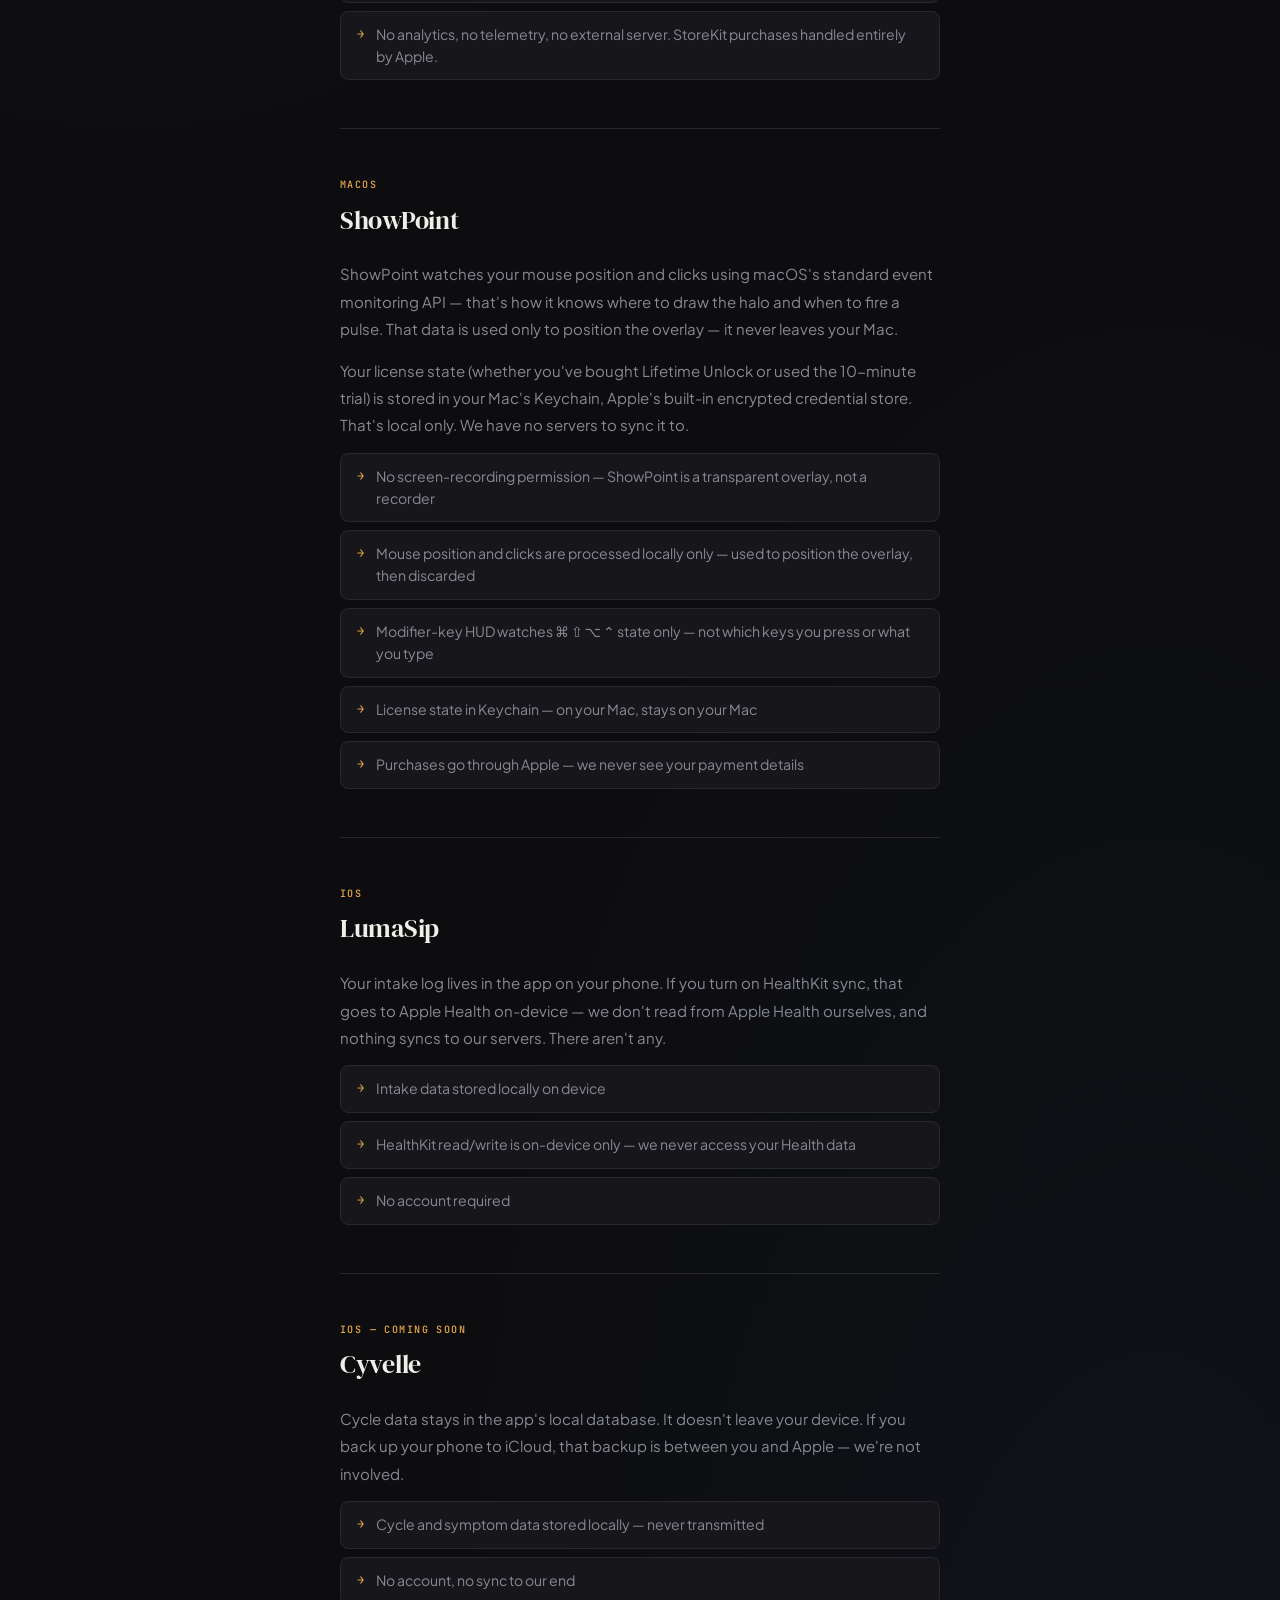
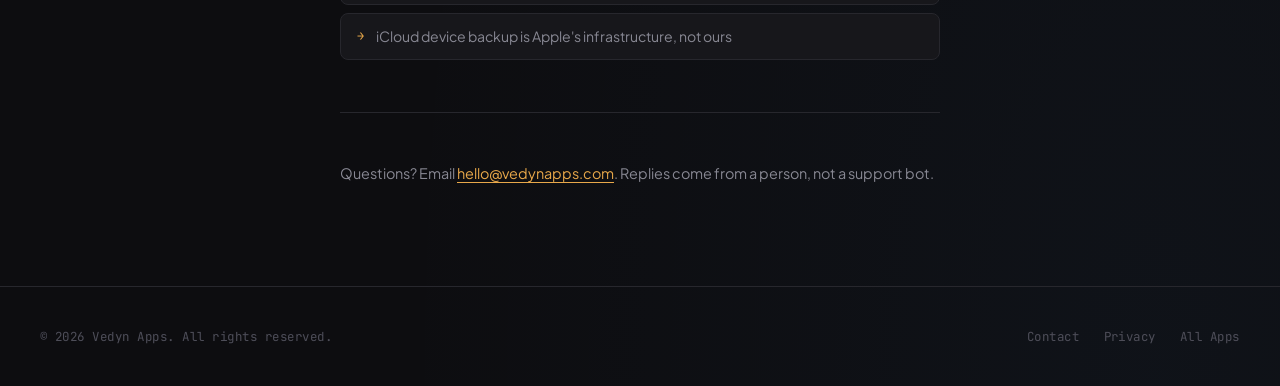
<file: privacy/index.html>
<!DOCTYPE html>
<html lang="en">
<head>
  <meta charset="UTF-8" />
  <meta name="viewport" content="width=device-width, initial-scale=1.0" />
  <title>Privacy — Vedyn Apps</title>
  <meta name="description" content="Vedyn Apps privacy policy. No servers, no accounts, no analytics. Your data stays on your device." />
  <link rel="preconnect" href="https://fonts.googleapis.com" />
  <link rel="preconnect" href="https://fonts.gstatic.com" crossorigin />
  <link rel="stylesheet" href="https://fonts.googleapis.com/css2?family=DM+Serif+Display&family=Plus+Jakarta+Sans:wght@400;500;700&family=JetBrains+Mono:wght@500&display=swap" />
  <link rel="stylesheet" href="../assets/style.css" />
  <link rel="icon" type="image/svg+xml" href="/brand/vedyn-mark.svg" />
  <link rel="icon" type="image/png" sizes="48x48" href="/brand/favicon-48.png" />
  <link rel="icon" type="image/png" sizes="32x32" href="/brand/favicon-32.png" />
  <link rel="icon" type="image/png" sizes="16x16" href="/brand/favicon-16.png" />
  <link rel="apple-touch-icon" sizes="180x180" href="/brand/apple-touch-icon.png" />
  <meta name="theme-color" content="#0d0d10" />
  <link rel="canonical" href="https://vedynapps.com/privacy/" />
  <meta property="og:type" content="website" />
  <meta property="og:site_name" content="Vedyn Apps" />
  <meta property="og:url" content="https://vedynapps.com/privacy/" />
  <meta property="og:title" content="Privacy — Vedyn Apps" />
  <meta property="og:description" content="Vedyn Apps privacy policy. No servers, no accounts, no analytics. Your data stays on your device." />
  <meta property="og:image" content="https://vedynapps.com/brand/app-icon-1024.png" />
  <meta name="twitter:card" content="summary" />
  <meta name="twitter:title" content="Privacy — Vedyn Apps" />
  <meta name="twitter:description" content="Vedyn Apps privacy policy. No servers, no accounts, no analytics. Your data stays on your device." />
  <meta name="twitter:image" content="https://vedynapps.com/brand/app-icon-1024.png" />
  <style>
    .privacy-page {
      max-width: 680px;
      margin: 0 auto;
      padding: 56px 40px 100px;
    }
    .privacy-page h1 {
      font-family: var(--font-display);
      font-size: 2.8rem;
      font-weight: 400;
      letter-spacing: -0.5px;
      margin-bottom: 12px;
    }
    .privacy-page .updated {
      font-family: var(--font-mono);
      font-size: 0.63rem;
      color: var(--muted-2);
      letter-spacing: 0.1em;
      text-transform: uppercase;
      margin-bottom: 52px;
      display: block;
    }
    .privacy-lead {
      background: var(--surface);
      border: 1px solid var(--border);
      border-radius: var(--radius);
      padding: 28px 32px;
      margin-bottom: 52px;
    }
    .privacy-lead p {
      color: var(--muted);
      font-size: 1rem;
      line-height: 1.78;
    }
    .privacy-lead p + p {
      margin-top: 14px;
    }
    .privacy-section {
      margin-bottom: 48px;
      padding-top: 48px;
      border-top: 1px solid var(--border);
    }
    .privacy-section:first-of-type {
      border-top: none;
      padding-top: 0;
    }
    .privacy-section-label {
      font-family: var(--font-mono);
      font-size: 0.63rem;
      font-weight: 500;
      text-transform: uppercase;
      letter-spacing: 0.14em;
      color: var(--accent);
      margin-bottom: 6px;
      display: block;
    }
    .privacy-section h2 {
      font-family: var(--font-display);
      font-size: 1.6rem;
      font-weight: 400;
      letter-spacing: -0.3px;
      margin-bottom: 20px;
      color: var(--text);
    }
    .privacy-section p {
      color: var(--muted);
      font-size: 0.94rem;
      line-height: 1.82;
      margin-bottom: 14px;
    }
    .privacy-section p:last-child {
      margin-bottom: 0;
    }
    .privacy-fact-list {
      list-style: none;
      display: flex;
      flex-direction: column;
      gap: 8px;
      margin-bottom: 14px;
    }
    .privacy-fact-list li {
      display: flex;
      gap: 12px;
      background: var(--surface);
      border: 1px solid var(--border);
      padding: 12px 16px;
      border-radius: 8px;
      font-size: 0.88rem;
      line-height: 1.55;
      color: var(--muted);
    }
    .privacy-fact-list li::before {
      content: "→";
      color: var(--accent);
      flex-shrink: 0;
      font-family: var(--font-mono);
      font-size: 0.75rem;
      margin-top: 1px;
    }
    .contact-block {
      margin-top: 52px;
      padding-top: 48px;
      border-top: 1px solid var(--border);
    }
    .contact-block p {
      color: var(--muted);
      font-size: 0.9rem;
      line-height: 1.72;
    }
    .contact-block a {
      color: var(--accent);
      text-decoration: underline;
      text-underline-offset: 3px;
    }
    .contact-block a:hover {
      opacity: 0.8;
    }
    @media (max-width: 640px) {
      .privacy-page { padding: 40px 20px 80px; }
      .privacy-lead { padding: 20px; }
    }
  </style>
</head>
<body>

<nav>
  <a href="/" class="nav-brand">
    <svg viewBox="0 0 100 100" width="26" height="26" aria-hidden="true" class="nav-mark">
      <path d="M50,53 L13,86 Q50,94 87,86 Z" fill="currentColor"/>
      <path d="M50,53 L16,16" fill="none" stroke="currentColor" stroke-width="7" stroke-linecap="round"/>
      <path d="M50,53 L84,16" fill="none" stroke="currentColor" stroke-width="7" stroke-linecap="round"/>
      <circle cx="50" cy="40" r="8" fill="currentColor"/>
    </svg>
    <span class="nav-wordmark">
      <span class="nav-name">Vedyn</span>
      <span class="nav-sub">Apps</span>
    </span>
  </a>
  <div class="nav-links">
    <a href="/">Apps</a>
    <a href="mailto:hello@vedynapps.com">Contact</a>
  </div>
</nav>

<div class="privacy-page">

  <a class="back-link" href="/">← All apps</a>

  <h1>Privacy</h1>
  <span class="updated">Last updated — June 2026</span>

  <div class="privacy-lead">
    <p>Your data stays on your device. We don't run servers that receive it, so there's nothing to breach, sell, or subpoena. All four apps work this way.</p>
    <p>No accounts, no analytics, no crash reporters, no third-party SDKs phoning home. Purchases go through Apple directly. We never see your payment details.</p>
  </div>

  <div class="privacy-section" id="cloak">
    <span class="privacy-section-label">macOS</span>
    <h2>Cloak</h2>
    <p>Cloak watches which app is frontmost using <code>NSWorkspace</code>. That's the entire auto-trigger mechanism. No screen content is read, no keystrokes are captured, and nothing related to what's on your screen is processed or stored.</p>
    <p>Notification silence works through a bundled macOS Shortcut you install once during setup. Cloak invokes it by name. The Shortcut itself is Apple's infrastructure, running locally on your Mac.</p>
    <p>For the Pro Tab Guard feature, Cloak uses Safari Apple Events to move Safari windows. It does not read, modify, or transmit tab URLs, titles, or any tab content. It only moves windows.</p>
    <ul class="privacy-fact-list">
      <li>No screen-recording permission. Icons and wallpaper hide through system APIs, not a screen capture.</li>
      <li>No Accessibility permission. Window cover only touches Cloak's own windows — no cross-app access.</li>
      <li><code>NSWorkspace</code> is used to observe which app is frontmost. Screen content is never read.</li>
      <li>Notification silence via a bundled macOS Shortcut (user-installed, one time). No private API.</li>
      <li>Safari Apple Events (Pro, Tab Guard): window movement only. No tab content accessed.</li>
      <li>Settings stored in <code>UserDefaults</code> on your Mac. Never transmitted.</li>
      <li>License state stored in Keychain, Apple's encrypted credential store. Local only.</li>
      <li>Activation snapshot (what Cloak hid) stored in Application Support during active sessions. Cleared on restore or relaunch.</li>
      <li>No analytics, no telemetry, no external server. StoreKit purchases handled entirely by Apple.</li>
    </ul>
  </div>

  <div class="privacy-section" id="showpoint">
    <span class="privacy-section-label">macOS</span>
    <h2>ShowPoint</h2>
    <p>ShowPoint watches your mouse position and clicks using macOS's standard event monitoring API — that's how it knows where to draw the halo and when to fire a pulse. That data is used only to position the overlay — it never leaves your Mac.</p>
    <p>Your license state (whether you've bought Lifetime Unlock or used the 10-minute trial) is stored in your Mac's Keychain, Apple's built-in encrypted credential store. That's local only. We have no servers to sync it to.</p>
    <ul class="privacy-fact-list">
      <li>No screen-recording permission — ShowPoint is a transparent overlay, not a recorder</li>
      <li>Mouse position and clicks are processed locally only — used to position the overlay, then discarded</li>
      <li>Modifier-key HUD watches ⌘ ⇧ ⌥ ⌃ state only — not which keys you press or what you type</li>
      <li>License state in Keychain — on your Mac, stays on your Mac</li>
      <li>Purchases go through Apple — we never see your payment details</li>
    </ul>
  </div>

  <div class="privacy-section" id="lumasip">
    <span class="privacy-section-label">iOS</span>
    <h2>LumaSip</h2>
    <p>Your intake log lives in the app on your phone. If you turn on HealthKit sync, that goes to Apple Health on-device — we don't read from Apple Health ourselves, and nothing syncs to our servers. There aren't any.</p>
    <ul class="privacy-fact-list">
      <li>Intake data stored locally on device</li>
      <li>HealthKit read/write is on-device only — we never access your Health data</li>
      <li>No account required</li>
    </ul>
  </div>

  <div class="privacy-section" id="cyvelle">
    <span class="privacy-section-label">iOS — coming soon</span>
    <h2>Cyvelle</h2>
    <p>Cycle data stays in the app's local database. It doesn't leave your device. If you back up your phone to iCloud, that backup is between you and Apple — we're not involved.</p>
    <ul class="privacy-fact-list">
      <li>Cycle and symptom data stored locally — never transmitted</li>
      <li>No account, no sync to our end</li>
      <li>iCloud device backup is Apple's infrastructure, not ours</li>
    </ul>
  </div>

  <div class="contact-block">
    <p>Questions? Email <a href="mailto:hello@vedynapps.com">hello@vedynapps.com</a>. Replies come from a person, not a support bot.</p>
  </div>

</div>

<footer>
  <span>© 2026 Vedyn Apps. All rights reserved.</span>
  <div class="footer-links">
    <a href="mailto:hello@vedynapps.com">Contact</a>
    <a href="/privacy/">Privacy</a>
    <a href="/">All Apps</a>
  </div>
</footer>

</body>
</html>
</file>
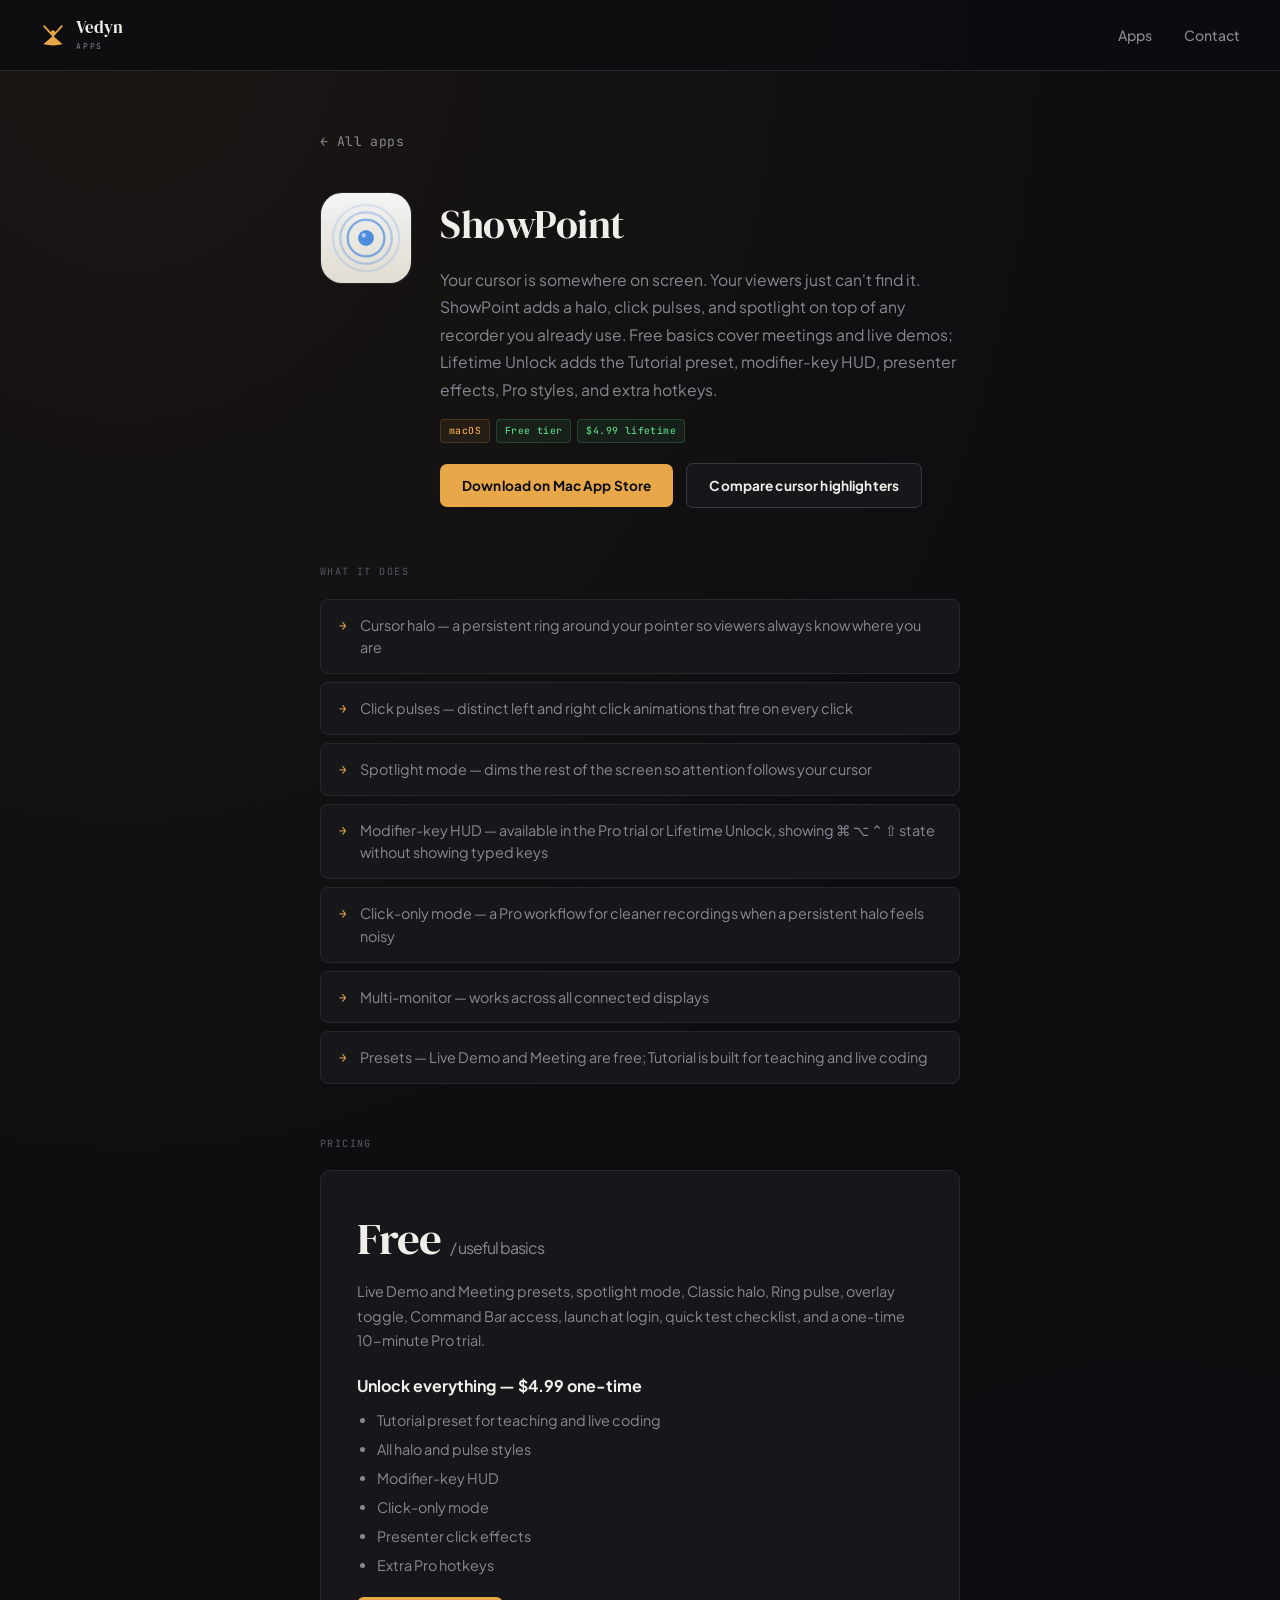
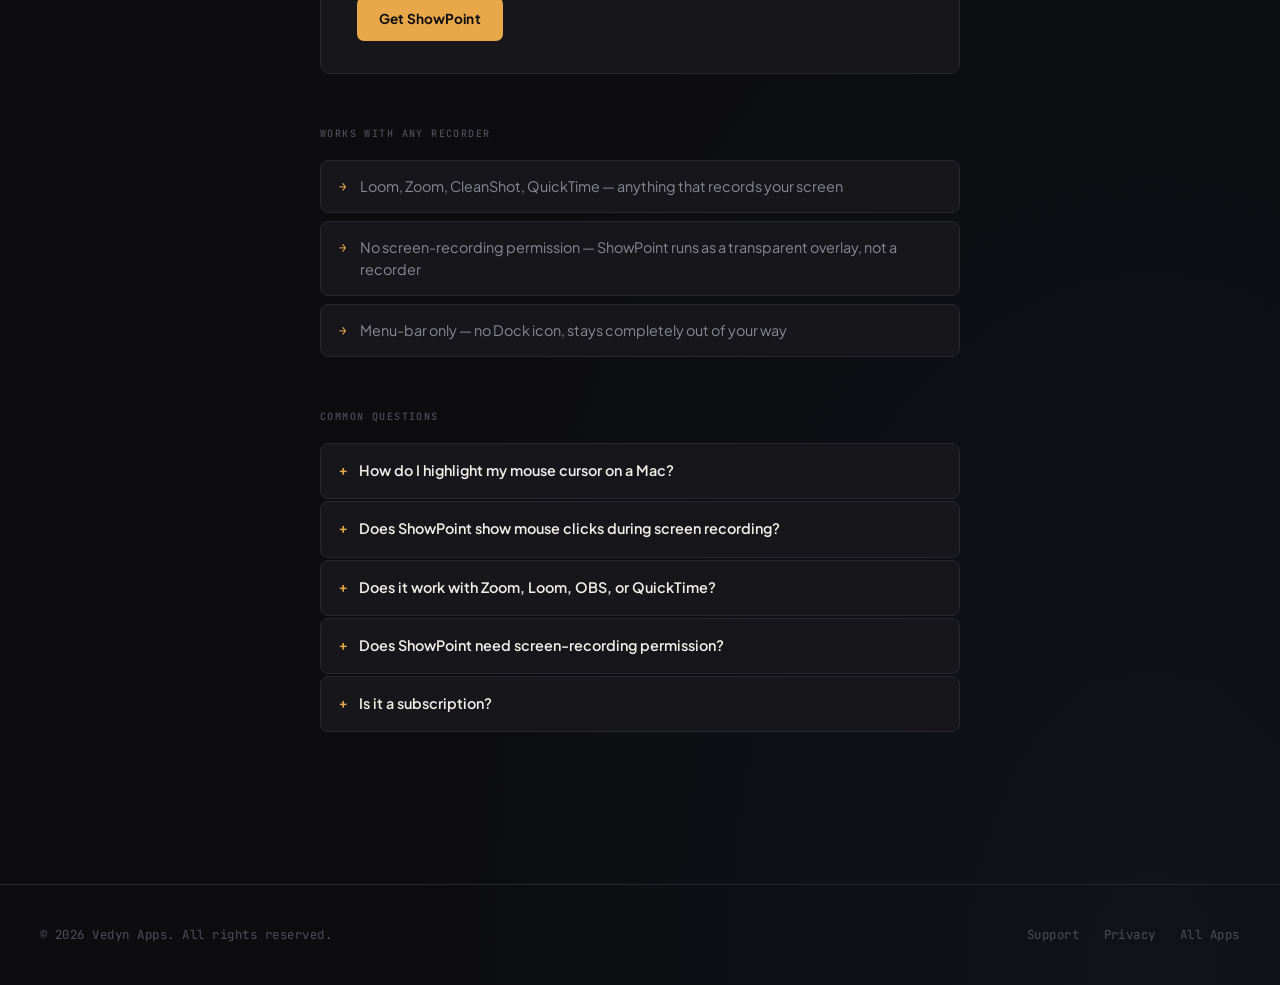
<file: showpoint/index.html>
<!DOCTYPE html>
<html lang="en">
<head>
  <meta charset="UTF-8" />
  <meta name="viewport" content="width=device-width, initial-scale=1.0" />
  <title>ShowPoint — Cursor Highlighter for Mac</title>
  <meta name="description" content="ShowPoint makes your cursor impossible to miss. Halo, click pulses, and spotlight mode on top of any screen recorder or meeting tool — Zoom, Loom, QuickTime, OBS. Free basics, $4.99 Lifetime Unlock." />
  <link rel="preconnect" href="https://fonts.googleapis.com" />
  <link rel="preconnect" href="https://fonts.gstatic.com" crossorigin />
  <link rel="stylesheet" href="https://fonts.googleapis.com/css2?family=DM+Serif+Display&family=Plus+Jakarta+Sans:wght@400;500;700&family=JetBrains+Mono:wght@500&display=swap" />
  <link rel="stylesheet" href="../assets/style.css" />
  <link rel="icon" type="image/svg+xml" href="/brand/vedyn-mark.svg" />
  <link rel="icon" type="image/png" sizes="48x48" href="/brand/favicon-48.png" />
  <link rel="icon" type="image/png" sizes="32x32" href="/brand/favicon-32.png" />
  <link rel="icon" type="image/png" sizes="16x16" href="/brand/favicon-16.png" />
  <link rel="apple-touch-icon" sizes="180x180" href="/brand/apple-touch-icon.png" />
  <meta name="theme-color" content="#0d0d10" />
  <link rel="canonical" href="https://vedynapps.com/showpoint/" />
  <meta property="og:type" content="website" />
  <meta property="og:site_name" content="Vedyn Apps" />
  <meta property="og:url" content="https://vedynapps.com/showpoint/" />
  <meta property="og:title" content="ShowPoint — Cursor Highlighter for Mac" />
  <meta property="og:description" content="Cursor halo, click pulses, and spotlight mode on top of any screen recorder or meeting tool. Free basics, $4.99 Lifetime Unlock." />
  <meta property="og:image" content="https://vedynapps.com/showpoint/og.png" />
  <meta property="og:image:width" content="1200" />
  <meta property="og:image:height" content="630" />
  <meta name="twitter:card" content="summary_large_image" />
  <meta name="twitter:title" content="ShowPoint — Cursor Highlighter for Mac" />
  <meta name="twitter:description" content="Cursor halo, click pulses, and spotlight mode on top of any screen recorder or meeting tool. Free basics, $4.99 Lifetime Unlock." />
  <meta name="twitter:image" content="https://vedynapps.com/showpoint/og.png" />
  <script type="application/ld+json">
  {
    "@context": "https://schema.org",
    "@type": "SoftwareApplication",
    "name": "ShowPoint",
    "url": "https://vedynapps.com/showpoint/",
    "image": "https://vedynapps.com/assets/icons/showpoint.png",
    "description": "ShowPoint highlights your mouse cursor on macOS with a halo, click pulses, spotlight mode, and a modifier-key HUD — on top of any screen recorder or meeting tool.",
    "operatingSystem": "macOS",
    "applicationCategory": "UtilitiesApplication",
    "downloadUrl": "https://apps.apple.com/ca/app/showpoint-cursor-highlighter/id6774991816?mt=12",
    "offers": [
      { "@type": "Offer", "price": "0", "priceCurrency": "USD", "name": "Free tier" },
      { "@type": "Offer", "price": "4.99", "priceCurrency": "USD", "name": "Lifetime Unlock" }
    ],
    "publisher": { "@type": "Organization", "name": "Vedyn Apps", "url": "https://vedynapps.com/" }
  }
  </script>
  <script type="application/ld+json">
  {
    "@context": "https://schema.org",
    "@type": "FAQPage",
    "mainEntity": [
      {
        "@type": "Question",
        "name": "How do I highlight my mouse cursor on a Mac?",
        "acceptedAnswer": { "@type": "Answer", "text": "Toggle ShowPoint from the menu bar. A halo appears around your cursor on every display, instantly. No settings to configure, no accessibility options to enable." }
      },
      {
        "@type": "Question",
        "name": "Does ShowPoint show mouse clicks during screen recording?",
        "acceptedAnswer": { "@type": "Answer", "text": "Yes. Left and right clicks each get a distinct click pulse animation, so viewers can see exactly when and where you click in tutorials, demos, and recorded meetings." }
      },
      {
        "@type": "Question",
        "name": "Does it work with Zoom, Loom, OBS, or QuickTime?",
        "acceptedAnswer": { "@type": "Answer", "text": "ShowPoint is recorder-agnostic. It renders as a transparent overlay on top of your screen, so any recorder or meeting tool — Zoom, Teams, Meet, Loom, OBS, CleanShot, QuickTime — captures the effects automatically." }
      },
      {
        "@type": "Question",
        "name": "Does ShowPoint need screen-recording permission?",
        "acceptedAnswer": { "@type": "Answer", "text": "No. ShowPoint never records or reads your screen, so it needs no screen-recording permission. It only draws over your display." }
      },
      {
        "@type": "Question",
        "name": "Is ShowPoint a subscription?",
        "acceptedAnswer": { "@type": "Answer", "text": "No. The basics are free forever, and the Lifetime Unlock is a one-time $4.99 purchase. No accounts, no renewals." }
      }
    ]
  }
  </script>
</head>
<body>

<nav>
  <a href="/" class="nav-brand">
    <svg viewBox="0 0 100 100" width="26" height="26" aria-hidden="true" class="nav-mark">
      <path d="M50,53 L13,86 Q50,94 87,86 Z" fill="currentColor"/>
      <path d="M50,53 L16,16" fill="none" stroke="currentColor" stroke-width="7" stroke-linecap="round"/>
      <path d="M50,53 L84,16" fill="none" stroke="currentColor" stroke-width="7" stroke-linecap="round"/>
      <circle cx="50" cy="40" r="8" fill="currentColor"/>
    </svg>
    <span class="nav-wordmark">
      <span class="nav-name">Vedyn</span>
      <span class="nav-sub">Apps</span>
    </span>
  </a>
  <div class="nav-links">
    <a href="/">Apps</a>
    <a href="mailto:hello@vedynapps.com">Contact</a>
  </div>
</nav>

<div class="app-page">

  <a class="back-link" href="/">← All apps</a>

  <div class="app-page-header">
    <div class="app-page-icon">
      <img src="../assets/icons/showpoint.png" alt="ShowPoint icon" width="92" height="92" />
    </div>
    <div class="app-page-meta">
      <h1>ShowPoint</h1>
      <p>Your cursor is somewhere on screen. Your viewers just can't find it. ShowPoint adds a halo, click pulses, and spotlight on top of any recorder you already use. Free basics cover meetings and live demos; Lifetime Unlock adds the Tutorial preset, modifier-key HUD, presenter effects, Pro styles, and extra hotkeys.</p>
      <div class="tag-row" style="margin-bottom: 20px;">
        <span class="tag">macOS</span>
        <span class="tag green">Free tier</span>
        <span class="tag green">$4.99 lifetime</span>
      </div>
      <a class="cta-btn" href="https://apps.apple.com/ca/app/showpoint-cursor-highlighter/id6774991816?mt=12">Download on Mac App Store</a>
      <a class="cta-btn secondary" href="/showpoint/vs/">Compare cursor highlighters</a>
    </div>
  </div>

  <div class="section">
    <h2>What it does</h2>
    <ul class="feature-list">
      <li>Cursor halo — a persistent ring around your pointer so viewers always know where you are</li>
      <li>Click pulses — distinct left and right click animations that fire on every click</li>
      <li>Spotlight mode — dims the rest of the screen so attention follows your cursor</li>
      <li>Modifier-key HUD — available in the Pro trial or Lifetime Unlock, showing ⌘ ⌥ ⌃ ⇧ state without showing typed keys</li>
      <li>Click-only mode — a Pro workflow for cleaner recordings when a persistent halo feels noisy</li>
      <li>Multi-monitor — works across all connected displays</li>
      <li>Presets — Live Demo and Meeting are free; Tutorial is built for teaching and live coding</li>
    </ul>
  </div>

  <div class="section">
    <h2>Pricing</h2>
    <div class="pricing-card">
      <div class="price">Free <span>/ useful basics</span></div>
      <p>Live Demo and Meeting presets, spotlight mode, Classic halo, Ring pulse, overlay toggle, Command Bar access, launch at login, quick test checklist, and a one-time 10-minute Pro trial.</p>
      <div style="margin-bottom: 20px;">
        <strong>Unlock everything — $4.99 one-time</strong>
        <ul style="margin-top: 10px; padding-left: 20px; color: var(--muted); font-size: 0.9rem; display: flex; flex-direction: column; gap: 6px;">
          <li>Tutorial preset for teaching and live coding</li>
          <li>All halo and pulse styles</li>
          <li>Modifier-key HUD</li>
          <li>Click-only mode</li>
          <li>Presenter click effects</li>
          <li>Extra Pro hotkeys</li>
        </ul>
      </div>
      <a class="cta-btn" href="https://apps.apple.com/ca/app/showpoint-cursor-highlighter/id6774991816?mt=12">Get ShowPoint</a>
    </div>
  </div>

  <div class="section">
    <h2>Works with any recorder</h2>
    <ul class="feature-list">
      <li>Loom, Zoom, CleanShot, QuickTime — anything that records your screen</li>
      <li>No screen-recording permission — ShowPoint runs as a transparent overlay, not a recorder</li>
      <li>Menu-bar only — no Dock icon, stays completely out of your way</li>
    </ul>
  </div>

  <div class="section">
    <h2>Common questions</h2>
    <div class="faq-list">
      <details class="faq-item">
        <summary>How do I highlight my mouse cursor on a Mac?</summary>
        <p class="faq-answer">Toggle ShowPoint from the menu bar. A halo appears around your cursor on every display, instantly. No settings to touch, no accessibility options to enable.</p>
      </details>
      <details class="faq-item">
        <summary>Does ShowPoint show mouse clicks during screen recording?</summary>
        <p class="faq-answer">Yes. Left and right clicks each get a distinct pulse animation, so viewers can see exactly when and where you click in tutorials, demos, and recorded meetings.</p>
      </details>
      <details class="faq-item">
        <summary>Does it work with Zoom, Loom, OBS, or QuickTime?</summary>
        <p class="faq-answer">ShowPoint renders as a transparent overlay on top of your screen, so any recorder or meeting tool — Zoom, Teams, Meet, Loom, OBS, CleanShot, QuickTime — picks up the effects automatically.</p>
      </details>
      <details class="faq-item">
        <summary>Does ShowPoint need screen-recording permission?</summary>
        <p class="faq-answer">No. ShowPoint draws on top of your screen but never reads or records it, so it needs no screen-recording permission.</p>
      </details>
      <details class="faq-item">
        <summary>Is it a subscription?</summary>
        <p class="faq-answer">No. The basics are free forever, and the Lifetime Unlock is a one-time $4.99 purchase. No accounts, no renewals.</p>
      </details>
    </div>
  </div>

</div>

<footer>
  <span>© 2026 Vedyn Apps. All rights reserved.</span>
  <div class="footer-links">
    <a href="mailto:support@vedynapps.com">Support</a>
    <a href="/privacy/#showpoint">Privacy</a>
    <a href="/">All Apps</a>
  </div>
</footer>

</body>
</html>
</file>
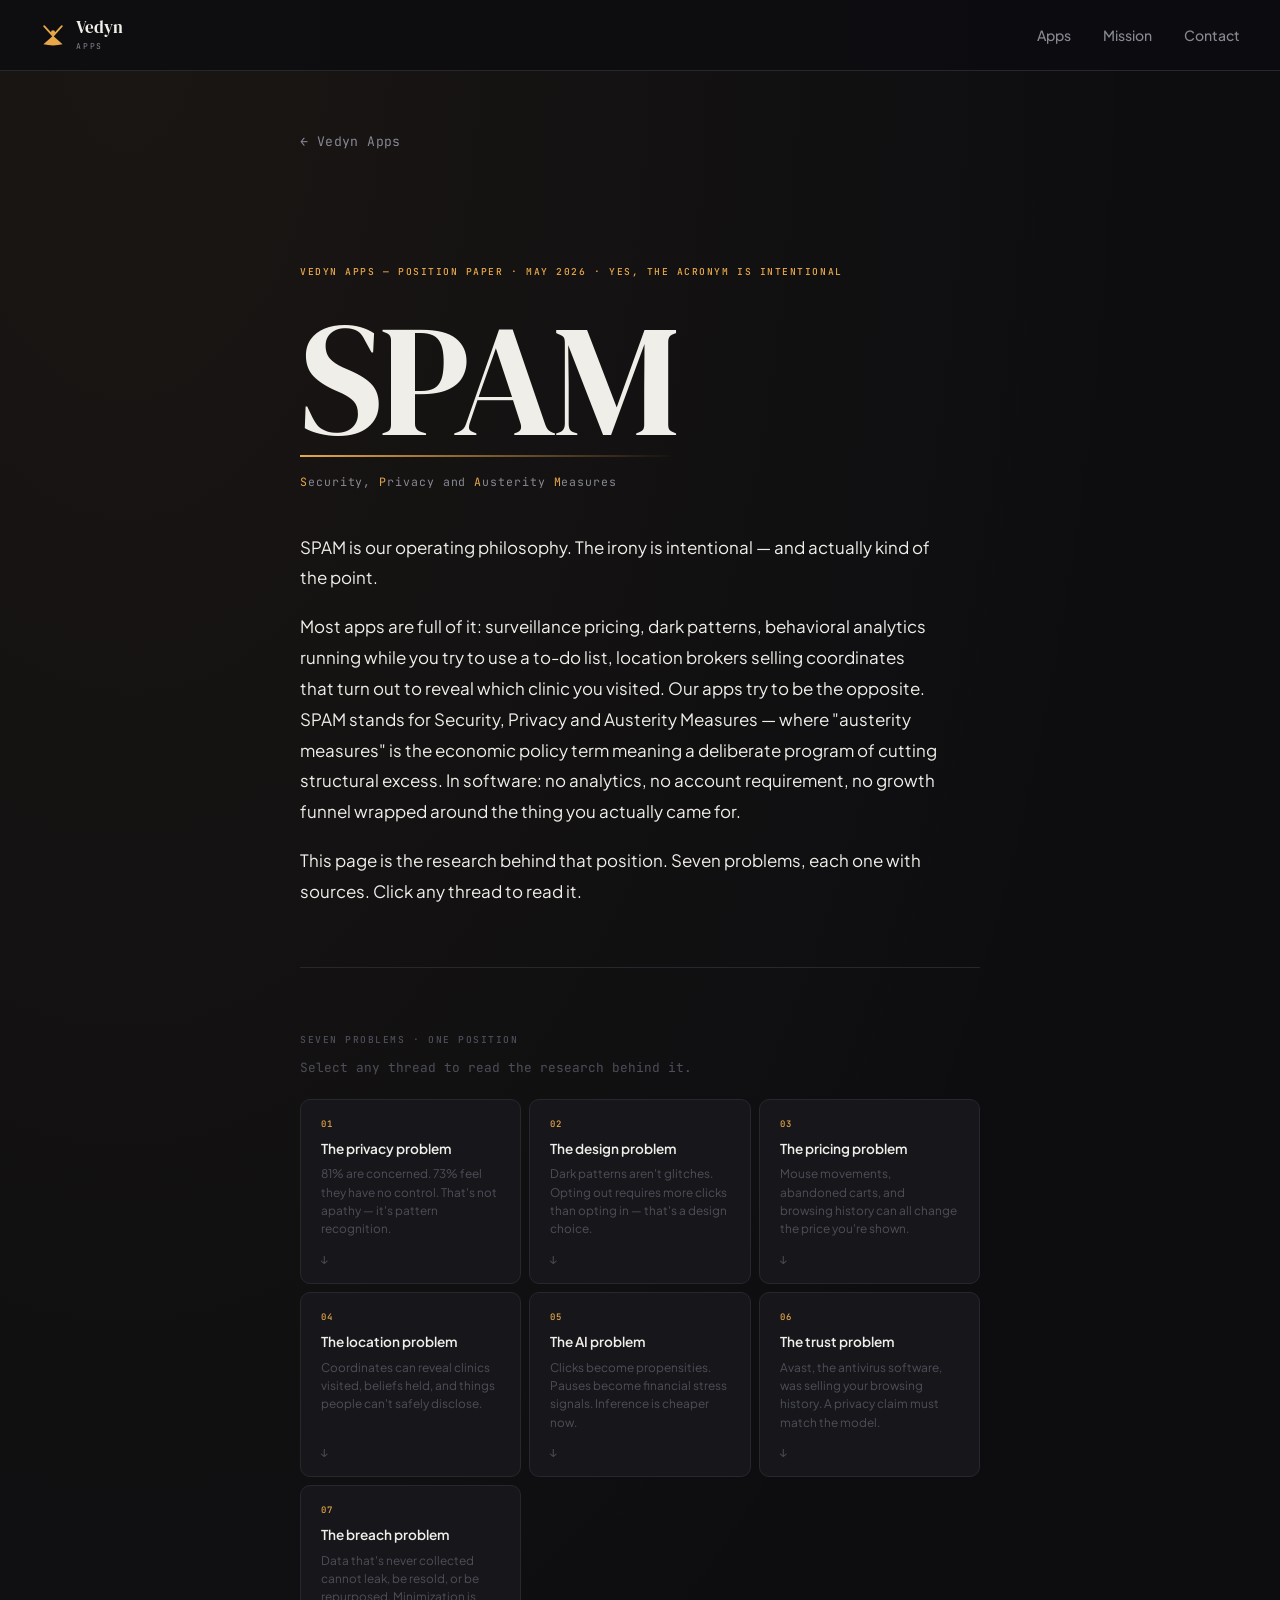
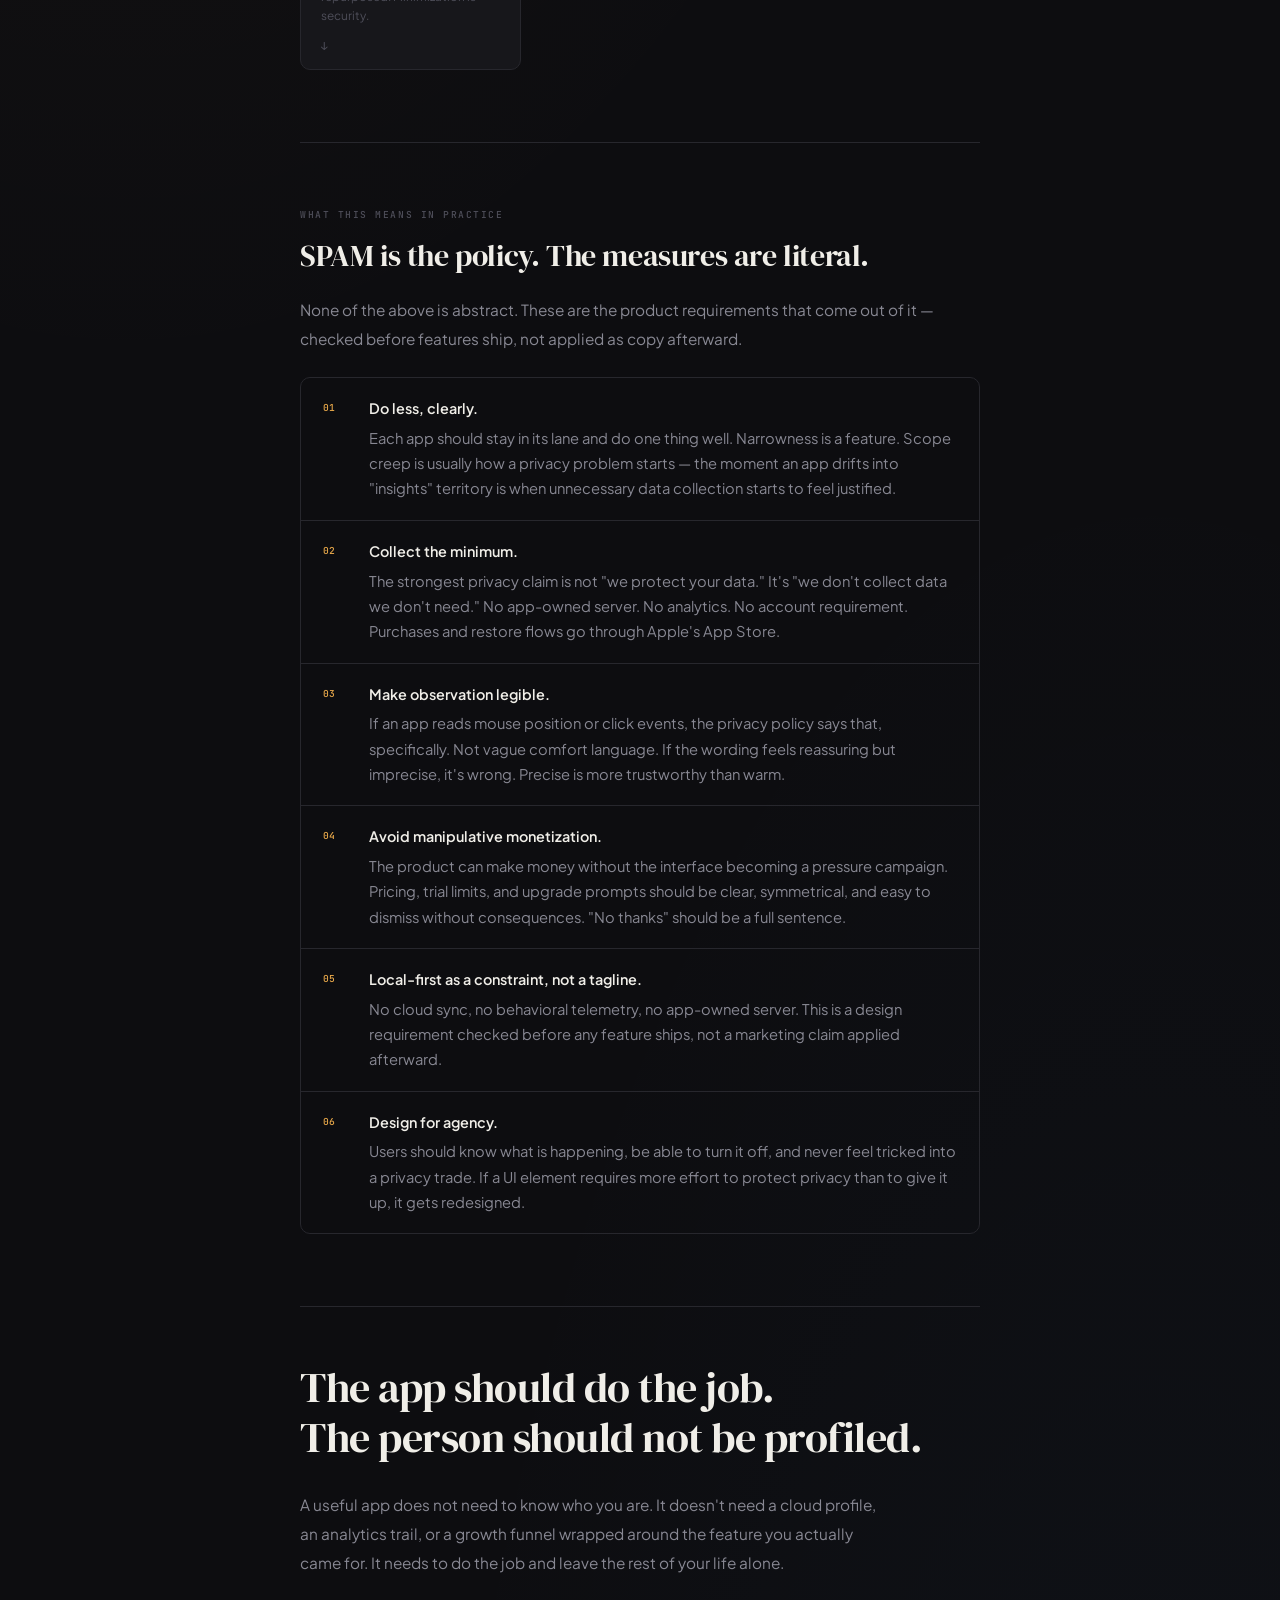
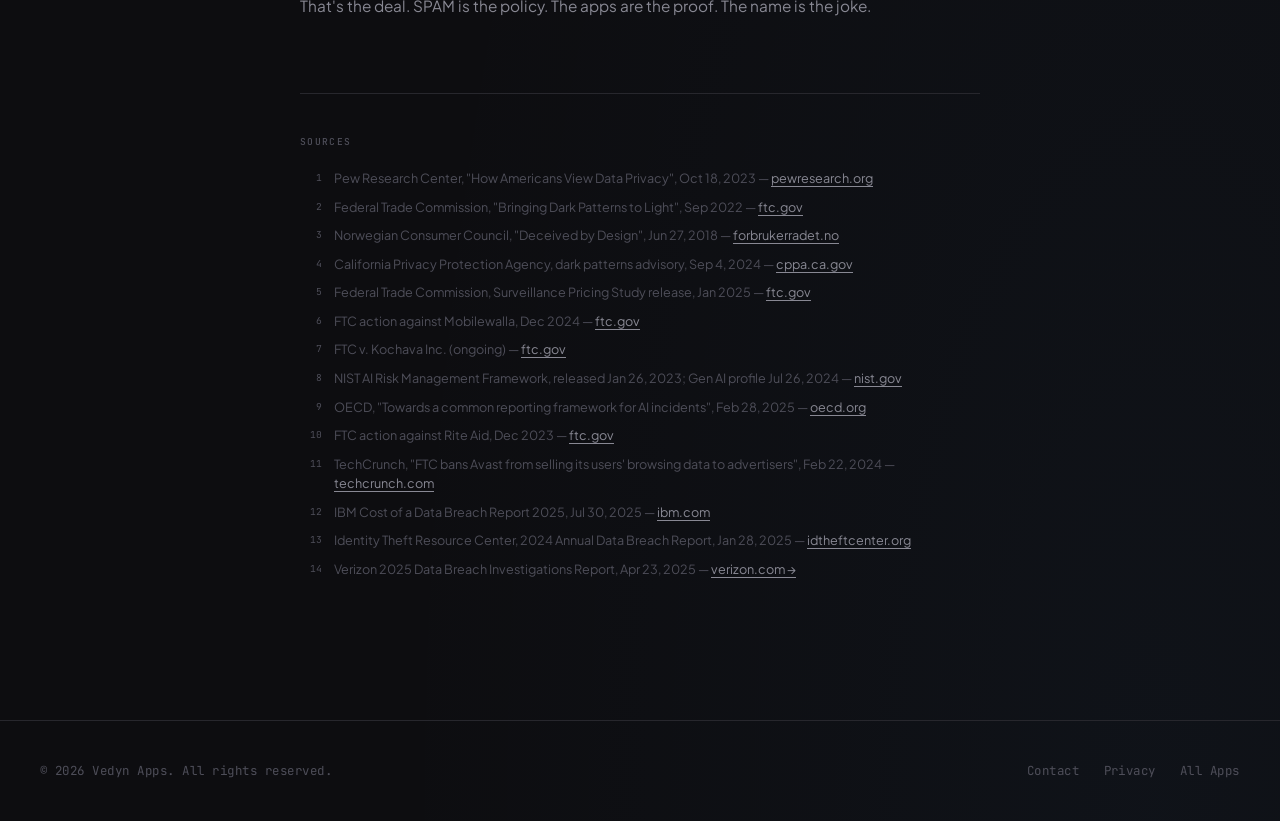
<file: spam/index.html>
<!DOCTYPE html>
<html lang="en">
<head>
  <meta charset="UTF-8" />
  <meta name="viewport" content="width=device-width, initial-scale=1.0" />
  <title>SPAM — Security, Privacy and Austerity Measures</title>
  <meta name="description" content="SPAM is Vedyn Apps' operating philosophy: Security, Privacy and Austerity Measures. The irony is intentional. The research behind it is not." />
  <link rel="preconnect" href="https://fonts.googleapis.com" />
  <link rel="preconnect" href="https://fonts.gstatic.com" crossorigin />
  <link rel="stylesheet" href="https://fonts.googleapis.com/css2?family=DM+Serif+Display:ital@0;1&family=Plus+Jakarta+Sans:wght@400;500;600;700&family=JetBrains+Mono:wght@400;500&display=swap" />
  <link rel="stylesheet" href="../assets/style.css" />
  <link rel="icon" type="image/svg+xml" href="/brand/vedyn-mark.svg" />
  <link rel="icon" type="image/png" sizes="48x48" href="/brand/favicon-48.png" />
  <link rel="icon" type="image/png" sizes="32x32" href="/brand/favicon-32.png" />
  <link rel="icon" type="image/png" sizes="16x16" href="/brand/favicon-16.png" />
  <link rel="apple-touch-icon" sizes="180x180" href="/brand/apple-touch-icon.png" />
  <meta name="theme-color" content="#0d0d10" />
  <link rel="canonical" href="https://vedynapps.com/spam/" />
  <meta property="og:type" content="website" />
  <meta property="og:site_name" content="Vedyn Apps" />
  <meta property="og:url" content="https://vedynapps.com/spam/" />
  <meta property="og:title" content="SPAM — Security, Privacy and Austerity Measures" />
  <meta property="og:description" content="Vedyn Apps' operating philosophy: Security, Privacy and Austerity Measures. The irony is intentional. The research behind it is not." />
  <meta property="og:image" content="https://vedynapps.com/brand/app-icon-1024.png" />
  <meta name="twitter:card" content="summary" />
  <meta name="twitter:title" content="SPAM — Security, Privacy and Austerity Measures" />
  <meta name="twitter:description" content="Vedyn Apps' operating philosophy: Security, Privacy and Austerity Measures. The irony is intentional. The research behind it is not." />
  <meta name="twitter:image" content="https://vedynapps.com/brand/app-icon-1024.png" />
  <style>

    /* ── SPAM page ── */

    .apsac-wrap {
      max-width: 760px;
      margin: 0 auto;
      padding: 56px 40px 140px;
    }

    /* Hero */
    .apsac-hero {
      padding: 72px 0 60px;
      border-bottom: 1px solid var(--border);
      margin-bottom: 64px;
    }

    .kicker {
      font-family: var(--font-mono);
      font-size: 0.6rem;
      font-weight: 500;
      text-transform: uppercase;
      letter-spacing: 0.16em;
      color: var(--accent);
      display: block;
      margin-bottom: 28px;
    }

    .apsac-wordmark {
      font-family: var(--font-display);
      font-size: clamp(5rem, 16vw, 10rem);
      font-weight: 400;
      letter-spacing: -3px;
      line-height: 0.9;
      color: var(--text);
      margin-bottom: 22px;
      position: relative;
      display: inline-block;
    }

    .apsac-wordmark::after {
      content: '';
      position: absolute;
      bottom: -6px;
      left: 0;
      right: 0;
      height: 2px;
      background: linear-gradient(90deg, var(--accent), transparent);
    }

    .apsac-expansion {
      font-family: var(--font-mono);
      font-size: 0.72rem;
      color: var(--muted);
      letter-spacing: 0.08em;
      margin-bottom: 40px;
      display: block;
    }

    .apsac-expansion em {
      color: var(--accent);
      font-style: normal;
    }

    .apsac-lede {
      font-size: 1.06rem;
      color: var(--text);
      line-height: 1.82;
      max-width: 640px;
    }

    .apsac-lede p + p { margin-top: 18px; }

    .apsac-lede a {
      color: var(--accent);
      text-decoration: underline;
      text-underline-offset: 3px;
    }

    /* ── Problem navigator ── */

    .problems-section {
      margin-bottom: 72px;
    }

    .problems-intro {
      margin-bottom: 20px;
    }

    .problems-intro .pi-label {
      font-family: var(--font-mono);
      font-size: 0.6rem;
      font-weight: 500;
      text-transform: uppercase;
      letter-spacing: 0.16em;
      color: var(--muted-2);
      display: block;
      margin-bottom: 6px;
    }

    .problems-intro .pi-sub {
      color: var(--muted-2);
      font-size: 0.8rem;
      font-family: var(--font-mono);
    }

    .problems-grid {
      display: grid;
      grid-template-columns: repeat(auto-fill, minmax(210px, 1fr));
      gap: 8px;
    }

    .problem-btn {
      background: var(--surface);
      border: 1px solid var(--border);
      border-radius: var(--radius);
      padding: 18px 20px 16px;
      cursor: pointer;
      text-align: left;
      transition: border-color 0.2s, background 0.2s, box-shadow 0.2s;
      display: flex;
      flex-direction: column;
      gap: 0;
      font-family: var(--font-body);
      color: var(--text);
      width: 100%;
      position: relative;
    }

    .problem-btn:hover {
      border-color: var(--border-strong);
    }

    .problem-btn.active {
      border-color: var(--accent);
      background: rgba(232, 168, 74, 0.05);
    }

    .pb-num {
      font-family: var(--font-mono);
      font-size: 0.56rem;
      font-weight: 500;
      color: var(--accent);
      letter-spacing: 0.12em;
      display: block;
      margin-bottom: 10px;
    }

    .pb-title {
      font-size: 0.85rem;
      font-weight: 600;
      color: var(--text);
      line-height: 1.3;
      margin-bottom: 8px;
    }

    .pb-teaser {
      font-size: 0.74rem;
      color: var(--muted-2);
      line-height: 1.55;
      flex: 1;
    }

    .pb-arrow {
      font-family: var(--font-mono);
      font-size: 0.68rem;
      color: var(--muted-2);
      margin-top: 14px;
      display: block;
      transition: color 0.2s, transform 0.25s;
      transform-origin: center;
    }

    .problem-btn.active .pb-arrow {
      color: var(--accent);
      transform: rotate(180deg);
    }

    /* Expanded panel */
    .p-panel {
      margin-top: 8px;
      border: 1px solid var(--border);
      border-left: 3px solid var(--accent);
      border-radius: 0 var(--radius) var(--radius) 0;
      background: var(--surface);
      padding: 36px 40px 36px 36px;
      animation: panelIn 0.28s ease both;
    }

    @keyframes panelIn {
      from { opacity: 0; transform: translateY(-6px); }
      to   { opacity: 1; transform: translateY(0); }
    }

    .panel-num {
      font-family: var(--font-mono);
      font-size: 0.6rem;
      font-weight: 500;
      text-transform: uppercase;
      letter-spacing: 0.16em;
      color: var(--muted-2);
      display: block;
      margin-bottom: 16px;
    }

    .p-panel h2 {
      font-family: var(--font-display);
      font-size: clamp(1.3rem, 2.8vw, 1.75rem);
      font-weight: 400;
      letter-spacing: -0.3px;
      color: var(--text);
      line-height: 1.2;
      margin-bottom: 20px;
    }

    .p-panel p {
      color: var(--muted);
      font-size: 0.94rem;
      line-height: 1.9;
      margin-bottom: 14px;
    }

    .p-panel p:last-child { margin-bottom: 0; }

    /* Pull quote inside panel */
    .pull-quote {
      border-left: 2px solid var(--accent);
      padding: 10px 0 10px 26px;
      margin: 32px 0;
      font-family: var(--font-display);
      font-size: 1.1rem;
      color: var(--text);
      line-height: 1.5;
    }

    /* Citation cards */
    .citations {
      display: flex;
      flex-direction: column;
      gap: 10px;
      margin: 28px 0 0;
    }

    .cite {
      background: var(--surface-2);
      border: 1px solid var(--border);
      border-left: 3px solid var(--accent);
      border-radius: 0 8px 8px 0;
      padding: 16px 18px;
      transition: border-color 0.2s;
    }

    .cite:hover { border-color: var(--border-strong); }

    .cite.blue  { border-left-color: #4a9ef0; }
    .cite.green { border-left-color: #5ad282; }
    .cite.red   { border-left-color: #e05252; }
    .cite.grey  { border-left-color: var(--border-strong); }

    .cite-source {
      font-family: var(--font-mono);
      font-size: 0.57rem;
      font-weight: 500;
      text-transform: uppercase;
      letter-spacing: 0.12em;
      color: var(--muted-2);
      margin-bottom: 8px;
    }

    .cite-finding {
      font-size: 0.87rem;
      color: var(--text);
      line-height: 1.65;
      margin-bottom: 9px;
    }

    .cite-angle {
      font-size: 0.82rem;
      color: var(--muted);
      line-height: 1.6;
      font-style: italic;
    }

    .cite-link {
      display: inline-block;
      font-family: var(--font-mono);
      font-size: 0.57rem;
      color: var(--muted-2);
      margin-top: 10px;
      text-decoration: underline;
      text-underline-offset: 3px;
      letter-spacing: 0.04em;
      transition: color 0.15s;
    }
    .cite-link:hover { color: var(--muted); }

    /* ── Principles ── */

    .apsac-section {
      margin-bottom: 64px;
    }

    .section-num {
      font-family: var(--font-mono);
      font-size: 0.6rem;
      font-weight: 500;
      text-transform: uppercase;
      letter-spacing: 0.16em;
      color: var(--muted-2);
      display: block;
      margin-bottom: 16px;
    }

    .apsac-section h2 {
      font-family: var(--font-display);
      font-size: clamp(1.4rem, 3vw, 1.9rem);
      font-weight: 400;
      letter-spacing: -0.4px;
      color: var(--text);
      line-height: 1.2;
      margin-bottom: 20px;
    }

    .apsac-section p {
      color: var(--muted);
      font-size: 0.96rem;
      line-height: 1.9;
      margin-bottom: 14px;
    }

    .apsac-section p:last-child { margin-bottom: 0; }

    .principles {
      list-style: none;
      border: 1px solid var(--border);
      border-radius: var(--radius);
      overflow: hidden;
      margin-top: 24px;
    }

    .principles li {
      padding: 18px 22px;
      border-bottom: 1px solid var(--border);
      display: grid;
      grid-template-columns: 30px 1fr;
      gap: 16px;
      align-items: start;
    }

    .principles li:last-child { border-bottom: none; }

    .p-num {
      font-family: var(--font-mono);
      font-size: 0.6rem;
      color: var(--accent);
      font-weight: 500;
      padding-top: 4px;
    }

    .p-body {
      font-size: 0.92rem;
      color: var(--muted);
      line-height: 1.72;
    }

    .p-body strong {
      color: var(--text);
      font-weight: 600;
      display: block;
      font-size: 0.9rem;
      margin-bottom: 5px;
    }

    /* ── Divider ── */
    .rule {
      border: none;
      border-top: 1px solid var(--border);
      margin: 64px 0;
    }

    /* ── Closing ── */
    .apsac-close {
      margin-top: 72px;
      padding-top: 56px;
      border-top: 1px solid var(--border);
    }

    .close-headline {
      font-family: var(--font-display);
      font-size: clamp(1.7rem, 4vw, 2.6rem);
      font-weight: 400;
      letter-spacing: -0.5px;
      color: var(--text);
      line-height: 1.2;
      margin-bottom: 28px;
    }

    .apsac-close p {
      color: var(--muted);
      font-size: 0.96rem;
      line-height: 1.88;
      max-width: 580px;
      margin-bottom: 14px;
    }

    /* ── Sources ── */
    .sources {
      margin-top: 72px;
      padding-top: 40px;
      border-top: 1px solid var(--border);
    }

    .sources h3 {
      font-family: var(--font-mono);
      font-size: 0.6rem;
      font-weight: 500;
      text-transform: uppercase;
      letter-spacing: 0.14em;
      color: var(--muted-2);
      margin-bottom: 20px;
    }

    .sources ol {
      list-style: none;
      counter-reset: src;
      display: flex;
      flex-direction: column;
      gap: 9px;
    }

    .sources li {
      counter-increment: src;
      display: grid;
      grid-template-columns: 22px 1fr;
      gap: 12px;
      font-size: 0.79rem;
      color: var(--muted-2);
      line-height: 1.55;
    }

    .sources li::before {
      content: counter(src);
      font-family: var(--font-mono);
      font-size: 0.6rem;
      color: var(--muted-2);
      padding-top: 2px;
      text-align: right;
    }

    .sources a {
      color: var(--muted);
      text-decoration: underline;
      text-underline-offset: 3px;
      transition: color 0.15s;
    }
    .sources a:hover { color: var(--text); }

    /* ── Reveal ── */
    .reveal {
      opacity: 0;
      transform: translateY(14px);
      transition: opacity 0.45s ease, transform 0.45s ease;
    }
    .reveal.visible {
      opacity: 1;
      transform: translateY(0);
    }

    @media (max-width: 640px) {
      .apsac-wrap { padding: 36px 20px 96px; }
      .apsac-hero { padding: 48px 0 44px; }
      .p-panel { padding: 24px 20px; }
      .problems-grid { grid-template-columns: 1fr 1fr; }
    }

    @media (max-width: 440px) {
      .problems-grid { grid-template-columns: 1fr; }
    }
  </style>
</head>
<body>

<nav>
  <a href="/" class="nav-brand">
    <svg viewBox="0 0 100 100" width="26" height="26" aria-hidden="true" class="nav-mark">
      <path d="M50,53 L13,86 Q50,94 87,86 Z" fill="currentColor"/>
      <path d="M50,53 L16,16" fill="none" stroke="currentColor" stroke-width="7" stroke-linecap="round"/>
      <path d="M50,53 L84,16" fill="none" stroke="currentColor" stroke-width="7" stroke-linecap="round"/>
      <circle cx="50" cy="40" r="8" fill="currentColor"/>
    </svg>
    <span class="nav-wordmark">
      <span class="nav-name">Vedyn</span>
      <span class="nav-sub">Apps</span>
    </span>
  </a>
  <div class="nav-links">
    <a href="/">Apps</a>
    <a href="/spam/">Mission</a>
    <a href="mailto:hello@vedynapps.com">Contact</a>
  </div>
</nav>

<div class="apsac-wrap">

  <a class="back-link" href="/">← Vedyn Apps</a>

  <div class="apsac-hero">
    <span class="kicker">Vedyn Apps — Position paper · May 2026 · yes, the acronym is intentional</span>
    <div class="apsac-wordmark">SPAM</div>
    <span class="apsac-expansion">
      <em>S</em>ecurity, <em>P</em>rivacy and <em>A</em>usterity <em>M</em>easures
    </span>
    <div class="apsac-lede">
      <p>SPAM is our operating philosophy. The irony is intentional — and actually kind of the point.</p>
      <p>Most apps are full of it: surveillance pricing, dark patterns, behavioral analytics running while you try to use a to-do list, location brokers selling coordinates that turn out to reveal which clinic you visited. Our apps try to be the opposite. SPAM stands for Security, Privacy and Austerity Measures — where "austerity measures" is the economic policy term meaning a deliberate program of cutting structural excess. In software: no analytics, no account requirement, no growth funnel wrapped around the thing you actually came for.</p>
      <p>This page is the research behind that position. Seven problems, each one with sources. Click any thread to read it.</p>
    </div>
  </div>

  <!-- ── Interactive problem navigator ── -->
  <div class="problems-section reveal">

    <div class="problems-intro">
      <span class="pi-label">Seven problems · one position</span>
      <span class="pi-sub">Select any thread to read the research behind it.</span>
    </div>

    <div class="problems-grid" role="tablist" aria-label="SPAM research sections">

      <button class="problem-btn" data-panel="p01" role="tab" aria-expanded="false" aria-controls="p01">
        <span class="pb-num">01</span>
        <div class="pb-title">The privacy problem</div>
        <div class="pb-teaser">81% are concerned. 73% feel they have no control. That's not apathy — it's pattern recognition.</div>
        <span class="pb-arrow">↓</span>
      </button>

      <button class="problem-btn" data-panel="p02" role="tab" aria-expanded="false" aria-controls="p02">
        <span class="pb-num">02</span>
        <div class="pb-title">The design problem</div>
        <div class="pb-teaser">Dark patterns aren't glitches. Opting out requires more clicks than opting in — that's a design choice.</div>
        <span class="pb-arrow">↓</span>
      </button>

      <button class="problem-btn" data-panel="p03" role="tab" aria-expanded="false" aria-controls="p03">
        <span class="pb-num">03</span>
        <div class="pb-title">The pricing problem</div>
        <div class="pb-teaser">Mouse movements, abandoned carts, and browsing history can all change the price you're shown.</div>
        <span class="pb-arrow">↓</span>
      </button>

      <button class="problem-btn" data-panel="p04" role="tab" aria-expanded="false" aria-controls="p04">
        <span class="pb-num">04</span>
        <div class="pb-title">The location problem</div>
        <div class="pb-teaser">Coordinates can reveal clinics visited, beliefs held, and things people can't safely disclose.</div>
        <span class="pb-arrow">↓</span>
      </button>

      <button class="problem-btn" data-panel="p05" role="tab" aria-expanded="false" aria-controls="p05">
        <span class="pb-num">05</span>
        <div class="pb-title">The AI problem</div>
        <div class="pb-teaser">Clicks become propensities. Pauses become financial stress signals. Inference is cheaper now.</div>
        <span class="pb-arrow">↓</span>
      </button>

      <button class="problem-btn" data-panel="p06" role="tab" aria-expanded="false" aria-controls="p06">
        <span class="pb-num">06</span>
        <div class="pb-title">The trust problem</div>
        <div class="pb-teaser">Avast, the antivirus software, was selling your browsing history. A privacy claim must match the model.</div>
        <span class="pb-arrow">↓</span>
      </button>

      <button class="problem-btn" data-panel="p07" role="tab" aria-expanded="false" aria-controls="p07">
        <span class="pb-num">07</span>
        <div class="pb-title">The breach problem</div>
        <div class="pb-teaser">Data that's never collected cannot leak, be resold, or be repurposed. Minimization is security.</div>
        <span class="pb-arrow">↓</span>
      </button>

    </div><!-- /problems-grid -->

    <!-- ── Expandable panels ── -->

    <div class="p-panel" id="p01" hidden role="tabpanel">
      <span class="panel-num">01 — The privacy problem</span>
      <h2>Most people feel confused and out of control. That's by design.</h2>
      <p>In 2023, Pew Research found that 81% of Americans are concerned about how companies use their data. 67% say they understand little or nothing about what actually happens to it. 73% feel they have little or no control over what gets collected.</p>
      <p>This is not apathy. This is people responding rationally to systems that are deliberately hard to understand. Privacy harm usually starts before any breach — it starts the moment someone clicks through terms they couldn't parse, under time pressure, on a screen designed to make "agree" faster than "read."</p>
      <p>When 70% of people who have heard of AI have little to no trust in companies to make responsible AI decisions with their data, and 80% expect their AI-analyzed personal details to be used in ways they would not be comfortable with, that's not paranoia either. That's pattern recognition.</p>
      <div class="citations">
        <div class="cite blue">
          <div class="cite-source">Pew Research Center — Oct 18, 2023</div>
          <div class="cite-finding">81% concerned about company data use. 67% understand little to nothing about what happens to their data. 73% feel little or no control.</div>
          <div class="cite-angle">Most people aren't careless about privacy. They're tired of managing systems they cannot see.</div>
          <a class="cite-link" href="https://www.pewresearch.org/internet/2023/10/18/views-of-data-privacy-risks-personal-data-and-digital-privacy-laws/" target="_blank" rel="noopener">pewresearch.org →</a>
        </div>
        <div class="cite blue">
          <div class="cite-source">Pew Research Center — Oct 2023 (AI findings)</div>
          <div class="cite-finding">70% of Americans who have heard of AI have little to no trust in companies to make responsible AI decisions. ~80% expect AI-analyzed personal details to be used in ways they did not intend or would not be comfortable with.</div>
          <div class="cite-angle">AI makes data collection feel less like storage and more like judgment.</div>
          <a class="cite-link" href="https://www.pewresearch.org/internet/2023/10/18/views-of-data-privacy-risks-personal-data-and-digital-privacy-laws/" target="_blank" rel="noopener">pewresearch.org →</a>
        </div>
      </div>
    </div>

    <div class="p-panel" id="p02" hidden role="tabpanel">
      <span class="panel-num">02 — The design problem</span>
      <h2>A button can be honest or it can be a trap</h2>
      <p>Dark patterns aren't just the passive-aggressive "no thanks, I don't want to save money" link. The FTC's 2022 report frames interface design as a consumer autonomy issue: design practices that can trick or trap users into unwanted purchases, subscriptions, or data sharing.</p>
      <p>The Norwegian Consumer Council spent 2018 analyzing privacy settings on Facebook, Google, and Windows 10. They found privacy-intrusive options were the default. Privacy-protective options required extra steps. No one was surprised. But they documented it, and that's what makes it useful.</p>
      <p>The California Privacy Protection Agency issued a dark patterns advisory in 2024 that makes the same point differently: privacy should not be hidden behind a stamina test. If opting out of tracking requires three more clicks than opting in, that's not a neutral design choice.</p>
      <div class="pull-quote">
        "Manipulation isn't always a pop-up. Sometimes it's the default, the wording, the extra step, or the missing exit."
      </div>
      <div class="citations">
        <div class="cite">
          <div class="cite-source">FTC — "Bringing Dark Patterns to Light", Sep 2022</div>
          <div class="cite-finding">Dark patterns are sophisticated design practices that can trick or trap consumers into unwanted purchases, subscriptions, or data sharing.</div>
          <a class="cite-link" href="https://www.ftc.gov/reports/bringing-dark-patterns-light" target="_blank" rel="noopener">ftc.gov →</a>
        </div>
        <div class="cite">
          <div class="cite-source">Norwegian Consumer Council — "Deceived by Design", Jun 2018</div>
          <div class="cite-finding">Analysis of Facebook, Google, and Windows 10 found privacy-intrusive defaults, misleading wording, and designs where privacy-protective choices required more effort than surveillance-heavy ones.</div>
          <a class="cite-link" href="https://www.forbrukerradet.no/rapporter/deceived-by-design/" target="_blank" rel="noopener">forbrukerradet.no →</a>
        </div>
        <div class="cite">
          <div class="cite-source">California Privacy Protection Agency — Dark Patterns Advisory, Sep 2024</div>
          <div class="cite-finding">CPPA guidance on dark patterns that undermine user choice in privacy contexts, reinforcing that CCPA/CPRA requires meaningful consent — not consent obtained through deceptive interface design.</div>
          <a class="cite-link" href="https://cppa.ca.gov/announcements/2024/20240904.html" target="_blank" rel="noopener">cppa.ca.gov →</a>
        </div>
      </div>
    </div>

    <div class="p-panel" id="p03" hidden role="tabpanel">
      <span class="panel-num">03 — The pricing problem</span>
      <h2>When the app knows more about you than you know about the price</h2>
      <p>In January 2025, the FTC released findings from its surveillance pricing study. Intermediaries can use location, demographics, browsing patterns, shopping history, mouse movements, and abandoned-cart behavior to set individualized prices and product visibility. The same item becomes a different offer once the system has decided who you are.</p>
      <p>This is not a fringe practice. Mouse movements, specifically, ended up in the FTC's findings. If you've ever wondered whether anyone is watching how you hover and hesitate — someone probably is, and they may have already adjusted the price.</p>
      <div class="citations">
        <div class="cite">
          <div class="cite-source">FTC Surveillance Pricing Study — Jan 2025</div>
          <div class="cite-finding">Location, demographics, browsing patterns, shopping history, mouse movements, and abandoned-cart behavior may be used to tailor individualized prices, discounts, and product visibility.</div>
          <div class="cite-angle">The same product can become a different offer when the system thinks it knows who you are.</div>
          <a class="cite-link" href="https://www.ftc.gov/news-events/news/press-releases/2025/01/ftc-surveillance-pricing-study-indicates-wide-range-personal-data-used-set-individualized-consumer" target="_blank" rel="noopener">ftc.gov →</a>
        </div>
      </div>
    </div>

    <div class="p-panel" id="p04" hidden role="tabpanel">
      <span class="panel-num">04 — The location problem</span>
      <h2>A trail of ordinary coordinates can become something else entirely</h2>
      <p>Location data feels abstract. A latitude and longitude at 2pm on a Tuesday seems harmless. The FTC's action against Mobilewalla in December 2024 alleged the company sold audience segments built from location signals that revealed visits to health clinics, places of worship, and political gatherings. These are not edge cases. These are the places people go when they're most vulnerable, most private, or most carefully deciding who gets to know about it.</p>
      <p>FTC v. Kochava, still ongoing, concerns location data from hundreds of millions of mobile devices — the kind of dataset where even without names, individual movement patterns become individually identifiable pretty quickly.</p>
      <p>The data problem isn't any single point. It's what happens when a data broker connects coordinates, timestamps, and behavioral signals across apps they've never used and people they've never met.</p>
      <div class="citations">
        <div class="cite red">
          <div class="cite-source">FTC v. Mobilewalla — Dec 2024</div>
          <div class="cite-finding">FTC alleged Mobilewalla sold sensitive location data and audience segments built on characteristics including medical conditions and religious beliefs, exposing consumers to potential discrimination, physical harm, and emotional distress.</div>
          <div class="cite-angle">A location trail can reveal more than where someone went. It can reveal what they fear, need, believe, or cannot safely disclose.</div>
          <a class="cite-link" href="https://www.ftc.gov/news-events/news/press-releases/2024/12/ftc-takes-action-against-mobilewalla-collecting-selling-sensitive-location-data" target="_blank" rel="noopener">ftc.gov →</a>
        </div>
        <div class="cite red">
          <div class="cite-source">FTC v. Kochava Inc. — ongoing (last updated May 2026)</div>
          <div class="cite-finding">Location data from hundreds of millions of mobile devices could be used to trace individual movements. Proposed order would prohibit sale, sharing, or disclosure of sensitive location data without consent.</div>
          <div class="cite-angle">The problem is not what one app knows. It's what brokers can connect across apps, places, and time.</div>
          <a class="cite-link" href="https://www.ftc.gov/legal-library/browse/cases-proceedings/ftc-v-kochava-inc" target="_blank" rel="noopener">ftc.gov →</a>
        </div>
      </div>
    </div>

    <div class="p-panel" id="p05" hidden role="tabpanel">
      <span class="panel-num">05 — The AI problem</span>
      <h2>Inference is cheaper now, which changes what "harmless data" means</h2>
      <p>AI doesn't just store data. It generates predictions from it. Clicks become propensities. Locations become beliefs. Pause durations become financial stress. This isn't science fiction — it's the architecture of recommendation, scoring, and targeted pricing systems already in production.</p>
      <p>NIST's AI Risk Management Framework treats trustworthy AI as requiring safety, security, accountability, privacy, and transparency simultaneously, not sequentially. OECD's AI incidents work argues we still lack consistent reporting frameworks for when these systems cause harm — so we're mostly learning from the cases dramatic enough to make the news.</p>
      <p>The Rite Aid case is a useful example. The FTC found the company deployed AI-based facial recognition without adequate safeguards. It produced false accusations, harassment, and disproportionate impact on people of color. When an automated system is wrong, it's the person in front of it who pays first, and the system that issues a correction eventually, if at all.</p>
      <div class="citations">
        <div class="cite blue">
          <div class="cite-source">NIST AI Risk Management Framework — Jan 2023 (Gen AI profile Jul 2024)</div>
          <div class="cite-finding">Trustworthy AI requires simultaneous attention to accuracy, safety, security, explainability, privacy, fairness, accountability, and transparency — treating these as system properties, not compliance checkboxes.</div>
          <a class="cite-link" href="https://www.nist.gov/itl/ai-risk-management-framework" target="_blank" rel="noopener">nist.gov →</a>
        </div>
        <div class="cite blue">
          <div class="cite-source">OECD — "Towards a common reporting framework for AI incidents", Feb 2025</div>
          <div class="cite-finding">AI incidents are global, cross-sector, and difficult to compare without structured reporting. Consistent public documentation is needed to identify high-risk systems and evaluate human impact.</div>
          <div class="cite-angle">Responsible software starts by making harms visible enough to learn from.</div>
          <a class="cite-link" href="https://www.oecd.org/en/publications/towards-a-common-reporting-framework-for-ai-incidents_f326d4ac-en.html" target="_blank" rel="noopener">oecd.org →</a>
        </div>
        <div class="cite red">
          <div class="cite-source">FTC v. Rite Aid — Dec 2023</div>
          <div class="cite-finding">FTC found Rite Aid deployed AI facial recognition without reasonable safeguards, resulting in false accusations, harassment, and disproportionate impact on people of color. Rite Aid was banned from using such technology for five years.</div>
          <div class="cite-angle">When automated systems are wrong, the person pays the social cost first.</div>
          <a class="cite-link" href="https://www.ftc.gov/news-events/news/press-releases/2023/12/rite-aid-banned-using-ai-facial-recognition-after-ftc-says-retailer-deployed-technology-without" target="_blank" rel="noopener">ftc.gov →</a>
        </div>
      </div>
    </div>

    <div class="p-panel" id="p06" hidden role="tabpanel">
      <span class="panel-num">06 — The trust problem</span>
      <h2>A privacy claim has to match the business model</h2>
      <p>In February 2024, the FTC banned Avast from selling its users' browsing data to advertisers. Avast is antivirus software. The product's entire pitch is that it protects your computer. The company was selling your browsing history through a subsidiary. This is roughly equivalent to your therapist publishing a newsletter.</p>
      <p>The Avast case isn't an isolated failure of one company's ethics. It's a demonstration of the structural incentive: if you have the data, there's a market for it. The privacy policy says one thing. The subsidiary says another. The user is somewhere in the middle, reading neither.</p>
      <p>Every SDK, analytics package, and third-party vendor in an app is a trust decision the user never got to make. That's not abstract risk. Verizon's 2025 breach report found third-party involvement in breaches doubled to 30% of cases. Each connection is another exposure.</p>
      <div class="citations">
        <div class="cite">
          <div class="cite-source">FTC v. Avast (via TechCrunch) — Feb 22, 2024</div>
          <div class="cite-finding">FTC banned Avast from selling browsing data to advertisers after alleging the antivirus company sold user browsing information through a subsidiary, despite privacy-protection claims. Avast was fined $16.5 million.</div>
          <div class="cite-angle">Trust is not a tagline. A privacy claim has to match the business model.</div>
          <a class="cite-link" href="https://techcrunch.com/2024/02/22/ftc-bans-avast-selling-customers-sensitive-browsing-data/" target="_blank" rel="noopener">techcrunch.com →</a>
        </div>
        <div class="cite green">
          <div class="cite-source">Verizon 2025 Data Breach Investigations Report — Apr 2025</div>
          <div class="cite-finding">Third-party involvement in breaches doubled to 30%. Vulnerability exploitation rose 34%.</div>
          <div class="cite-angle">Every extra vendor, SDK, and data pipeline is a trust decision the user never got to make.</div>
          <a class="cite-link" href="https://www.verizon.com/about/news/2025-data-breach-investigations-report" target="_blank" rel="noopener">verizon.com →</a>
        </div>
      </div>
    </div>

    <div class="p-panel" id="p07" hidden role="tabpanel">
      <span class="panel-num">07 — The breach problem</span>
      <h2>Data that is never collected cannot leak, be resold, or be repurposed</h2>
      <p>The Identity Theft Resource Center's 2024 report tracks nearly 12 billion victim notices across its history. IBM's 2025 report found that 13% of studied organizations reported breaches of AI models or applications, and 97% of those lacked proper AI access controls. 60% of AI-related security incidents led to compromised data.</p>
      <p>Data minimization is a security strategy, not just a privacy philosophy. If an app never collected the data in the first place, the breach surface is smaller. There's no vault to crack because there's no vault. That's the logic behind a local-first design constraint being treated as a product requirement rather than a marketing claim.</p>
      <div class="citations">
        <div class="cite green">
          <div class="cite-source">IBM Cost of a Data Breach Report 2025 — Jul 30, 2025</div>
          <div class="cite-finding">13% of studied organizations reported breaches of AI models or applications. 97% of those lacked proper AI access controls. 60% of AI-related incidents led to compromised data.</div>
          <div class="cite-angle">AI doesn't remove the need for security basics. It raises the cost of skipping them.</div>
          <a class="cite-link" href="https://newsroom.ibm.com/2025-07-30-ibm-report-13-of-organizations-reported-breaches-of-ai-models-or-applications%2C-97-of-which-reported-lacking-proper-ai-access-controls" target="_blank" rel="noopener">ibm.com →</a>
        </div>
        <div class="cite green">
          <div class="cite-source">Identity Theft Resource Center — 2024 Annual Data Breach Report, Jan 2025</div>
          <div class="cite-finding">Nearly 12 billion victim notices across ITRC's tracked history. 2024 saw continued growth in the volume of compromised personal data from breaches.</div>
          <a class="cite-link" href="https://www.idtheftcenter.org/publication/2024-data-breach-report/" target="_blank" rel="noopener">idtheftcenter.org →</a>
        </div>
      </div>
    </div>

  </div><!-- /problems-section -->

  <hr class="rule" />

  <!-- Principles -->
  <div class="apsac-section reveal">
    <span class="section-num">What this means in practice</span>
    <h2>SPAM is the policy. The measures are literal.</h2>
    <p>None of the above is abstract. These are the product requirements that come out of it — checked before features ship, not applied as copy afterward.</p>
    <ul class="principles">
      <li>
        <span class="p-num">01</span>
        <div class="p-body">
          <strong>Do less, clearly.</strong>
          Each app should stay in its lane and do one thing well. Narrowness is a feature. Scope creep is usually how a privacy problem starts — the moment an app drifts into "insights" territory is when unnecessary data collection starts to feel justified.
        </div>
      </li>
      <li>
        <span class="p-num">02</span>
        <div class="p-body">
          <strong>Collect the minimum.</strong>
          The strongest privacy claim is not "we protect your data." It's "we don't collect data we don't need." No app-owned server. No analytics. No account requirement. Purchases and restore flows go through Apple's App Store.
        </div>
      </li>
      <li>
        <span class="p-num">03</span>
        <div class="p-body">
          <strong>Make observation legible.</strong>
          If an app reads mouse position or click events, the privacy policy says that, specifically. Not vague comfort language. If the wording feels reassuring but imprecise, it's wrong. Precise is more trustworthy than warm.
        </div>
      </li>
      <li>
        <span class="p-num">04</span>
        <div class="p-body">
          <strong>Avoid manipulative monetization.</strong>
          The product can make money without the interface becoming a pressure campaign. Pricing, trial limits, and upgrade prompts should be clear, symmetrical, and easy to dismiss without consequences. "No thanks" should be a full sentence.
        </div>
      </li>
      <li>
        <span class="p-num">05</span>
        <div class="p-body">
          <strong>Local-first as a constraint, not a tagline.</strong>
          No cloud sync, no behavioral telemetry, no app-owned server. This is a design requirement checked before any feature ships, not a marketing claim applied afterward.
        </div>
      </li>
      <li>
        <span class="p-num">06</span>
        <div class="p-body">
          <strong>Design for agency.</strong>
          Users should know what is happening, be able to turn it off, and never feel tricked into a privacy trade. If a UI element requires more effort to protect privacy than to give it up, it gets redesigned.
        </div>
      </li>
    </ul>
  </div>

  <!-- Closing -->
  <div class="apsac-close reveal">
    <div class="close-headline">
      The app should do the job.<br>
      The person should not be profiled.
    </div>
    <p>A useful app does not need to know who you are. It doesn't need a cloud profile, an analytics trail, or a growth funnel wrapped around the feature you actually came for. It needs to do the job and leave the rest of your life alone.</p>
    <p>That's the deal. SPAM is the policy. The apps are the proof. The name is the joke.</p>
  </div>

  <!-- Sources -->
  <div class="sources reveal">
    <h3>Sources</h3>
    <ol>
      <li><span>Pew Research Center, "How Americans View Data Privacy", Oct 18, 2023 — <a href="https://www.pewresearch.org/internet/2023/10/18/views-of-data-privacy-risks-personal-data-and-digital-privacy-laws/" target="_blank" rel="noopener">pewresearch.org</a></span></li>
      <li><span>Federal Trade Commission, "Bringing Dark Patterns to Light", Sep 2022 — <a href="https://www.ftc.gov/reports/bringing-dark-patterns-light" target="_blank" rel="noopener">ftc.gov</a></span></li>
      <li><span>Norwegian Consumer Council, "Deceived by Design", Jun 27, 2018 — <a href="https://www.forbrukerradet.no/rapporter/deceived-by-design/" target="_blank" rel="noopener">forbrukerradet.no</a></span></li>
      <li><span>California Privacy Protection Agency, dark patterns advisory, Sep 4, 2024 — <a href="https://cppa.ca.gov/announcements/2024/20240904.html" target="_blank" rel="noopener">cppa.ca.gov</a></span></li>
      <li><span>Federal Trade Commission, Surveillance Pricing Study release, Jan 2025 — <a href="https://www.ftc.gov/news-events/news/press-releases/2025/01/ftc-surveillance-pricing-study-indicates-wide-range-personal-data-used-set-individualized-consumer" target="_blank" rel="noopener">ftc.gov</a></span></li>
      <li><span>FTC action against Mobilewalla, Dec 2024 — <a href="https://www.ftc.gov/news-events/news/press-releases/2024/12/ftc-takes-action-against-mobilewalla-collecting-selling-sensitive-location-data" target="_blank" rel="noopener">ftc.gov</a></span></li>
      <li><span>FTC v. Kochava Inc. (ongoing) — <a href="https://www.ftc.gov/legal-library/browse/cases-proceedings/ftc-v-kochava-inc" target="_blank" rel="noopener">ftc.gov</a></span></li>
      <li><span>NIST AI Risk Management Framework, released Jan 26, 2023; Gen AI profile Jul 26, 2024 — <a href="https://www.nist.gov/itl/ai-risk-management-framework" target="_blank" rel="noopener">nist.gov</a></span></li>
      <li><span>OECD, "Towards a common reporting framework for AI incidents", Feb 28, 2025 — <a href="https://www.oecd.org/en/publications/towards-a-common-reporting-framework-for-ai-incidents_f326d4ac-en.html" target="_blank" rel="noopener">oecd.org</a></span></li>
      <li><span>FTC action against Rite Aid, Dec 2023 — <a href="https://www.ftc.gov/news-events/news/press-releases/2023/12/rite-aid-banned-using-ai-facial-recognition-after-ftc-says-retailer-deployed-technology-without" target="_blank" rel="noopener">ftc.gov</a></span></li>
      <li><span>TechCrunch, "FTC bans Avast from selling its users' browsing data to advertisers", Feb 22, 2024 — <a href="https://techcrunch.com/2024/02/22/ftc-bans-avast-selling-customers-sensitive-browsing-data/" target="_blank" rel="noopener">techcrunch.com</a></span></li>
      <li><span>IBM Cost of a Data Breach Report 2025, Jul 30, 2025 — <a href="https://newsroom.ibm.com/2025-07-30-ibm-report-13-of-organizations-reported-breaches-of-ai-models-or-applications%2C-97-of-which-reported-lacking-proper-ai-access-controls" target="_blank" rel="noopener">ibm.com</a></span></li>
      <li><span>Identity Theft Resource Center, 2024 Annual Data Breach Report, Jan 28, 2025 — <a href="https://www.idtheftcenter.org/publication/2024-data-breach-report/" target="_blank" rel="noopener">idtheftcenter.org</a></span></li>
      <li><span>Verizon 2025 Data Breach Investigations Report, Apr 23, 2025 — <a href="https://www.verizon.com/about/news/2025-data-breach-investigations-report" target="_blank" rel="noopener">verizon.com →</a></span></li>
    </ol>
  </div>

</div>

<footer>
  <span>© 2026 Vedyn Apps. All rights reserved.</span>
  <div class="footer-links">
    <a href="mailto:hello@vedynapps.com">Contact</a>
    <a href="/privacy/">Privacy</a>
    <a href="/">All Apps</a>
  </div>
</footer>

<script>
  // Scroll reveal
  const observer = new IntersectionObserver(
    (entries) => entries.forEach(e => { if (e.isIntersecting) e.target.classList.add('visible'); }),
    { threshold: 0.08 }
  );
  document.querySelectorAll('.reveal').forEach(el => observer.observe(el));

  // Problem navigator
  const buttons = document.querySelectorAll('.problem-btn');
  const panels  = document.querySelectorAll('.p-panel');

  buttons.forEach(btn => {
    btn.addEventListener('click', () => {
      const targetId = btn.dataset.panel;
      const targetPanel = document.getElementById(targetId);
      const isOpen = btn.classList.contains('active');

      // Close all
      buttons.forEach(b => {
        b.classList.remove('active');
        b.setAttribute('aria-expanded', 'false');
      });
      panels.forEach(p => p.hidden = true);

      // Open clicked (unless it was already open)
      if (!isOpen) {
        btn.classList.add('active');
        btn.setAttribute('aria-expanded', 'true');
        targetPanel.hidden = false;
        // Smooth scroll the panel into view with a small offset
        setTimeout(() => {
          targetPanel.scrollIntoView({ behavior: 'smooth', block: 'nearest' });
        }, 40);
      }
    });
  });
</script>

</body>
</html>
</file>
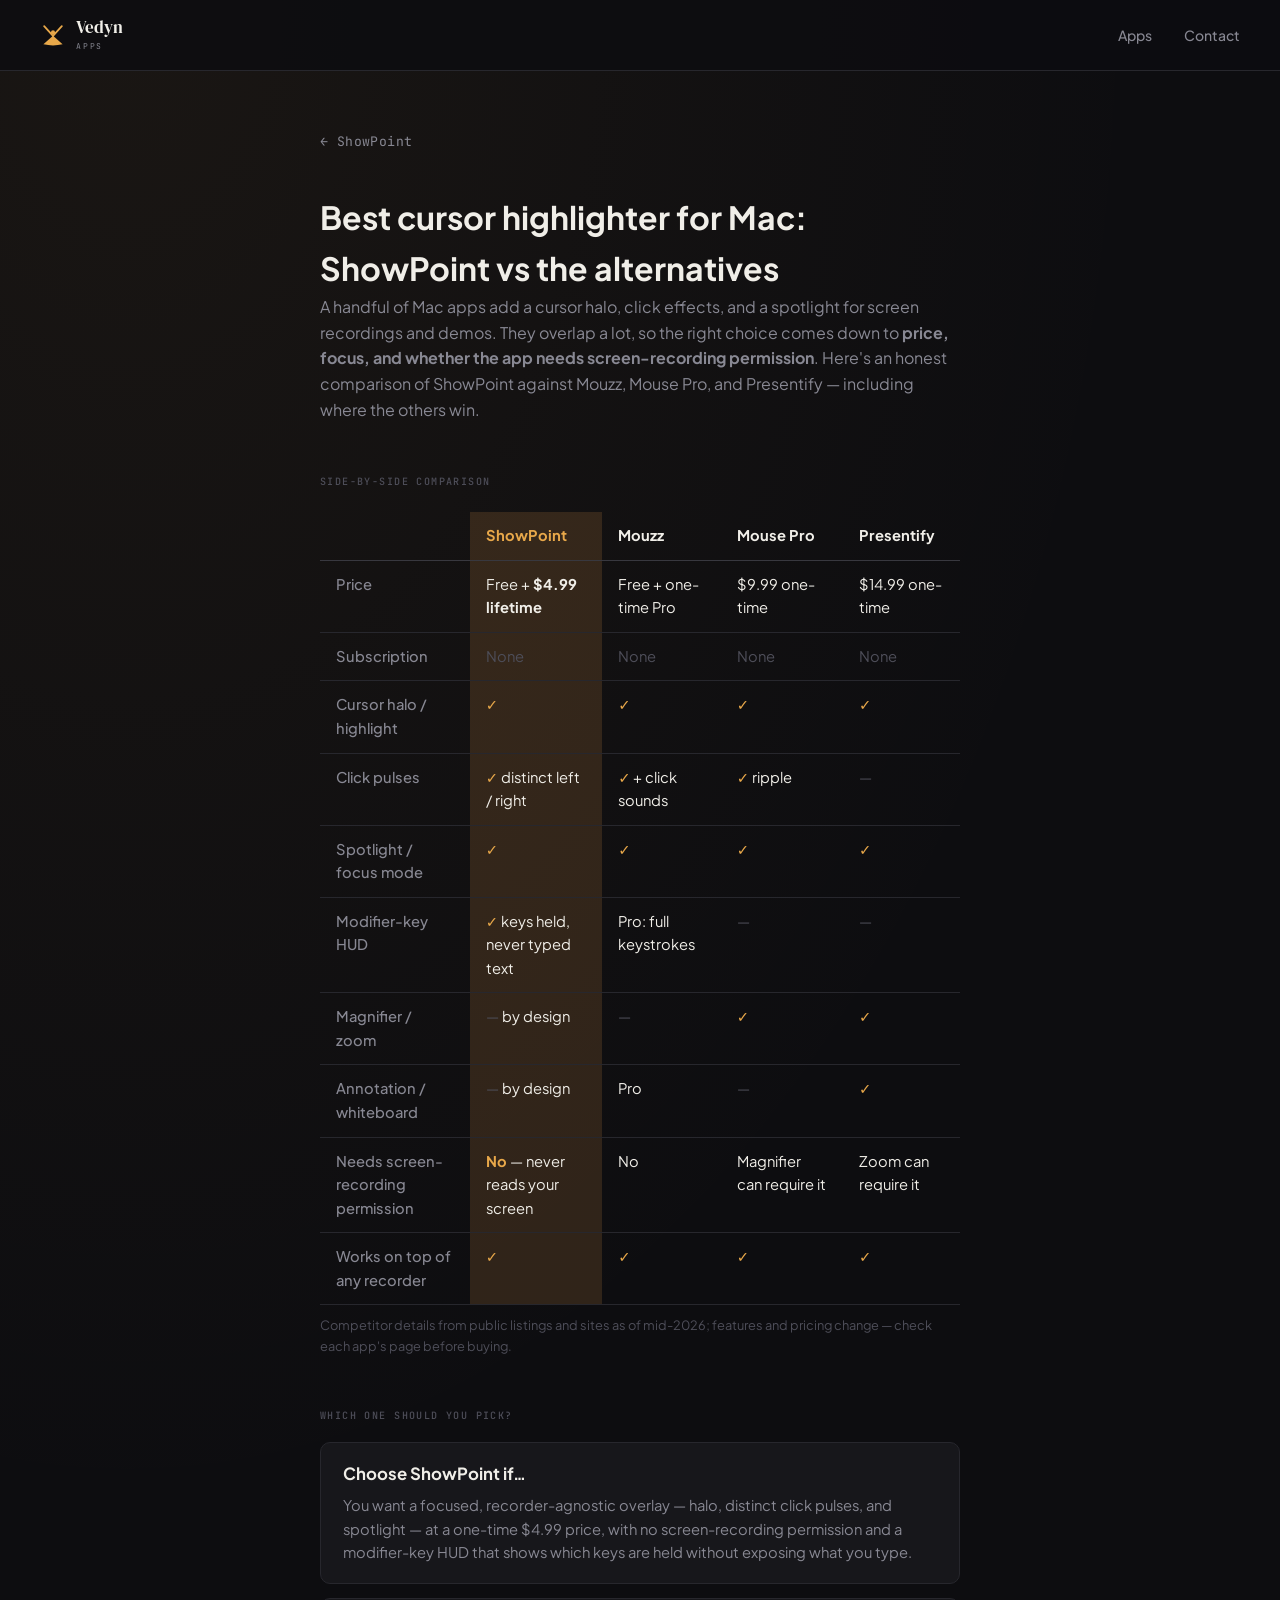
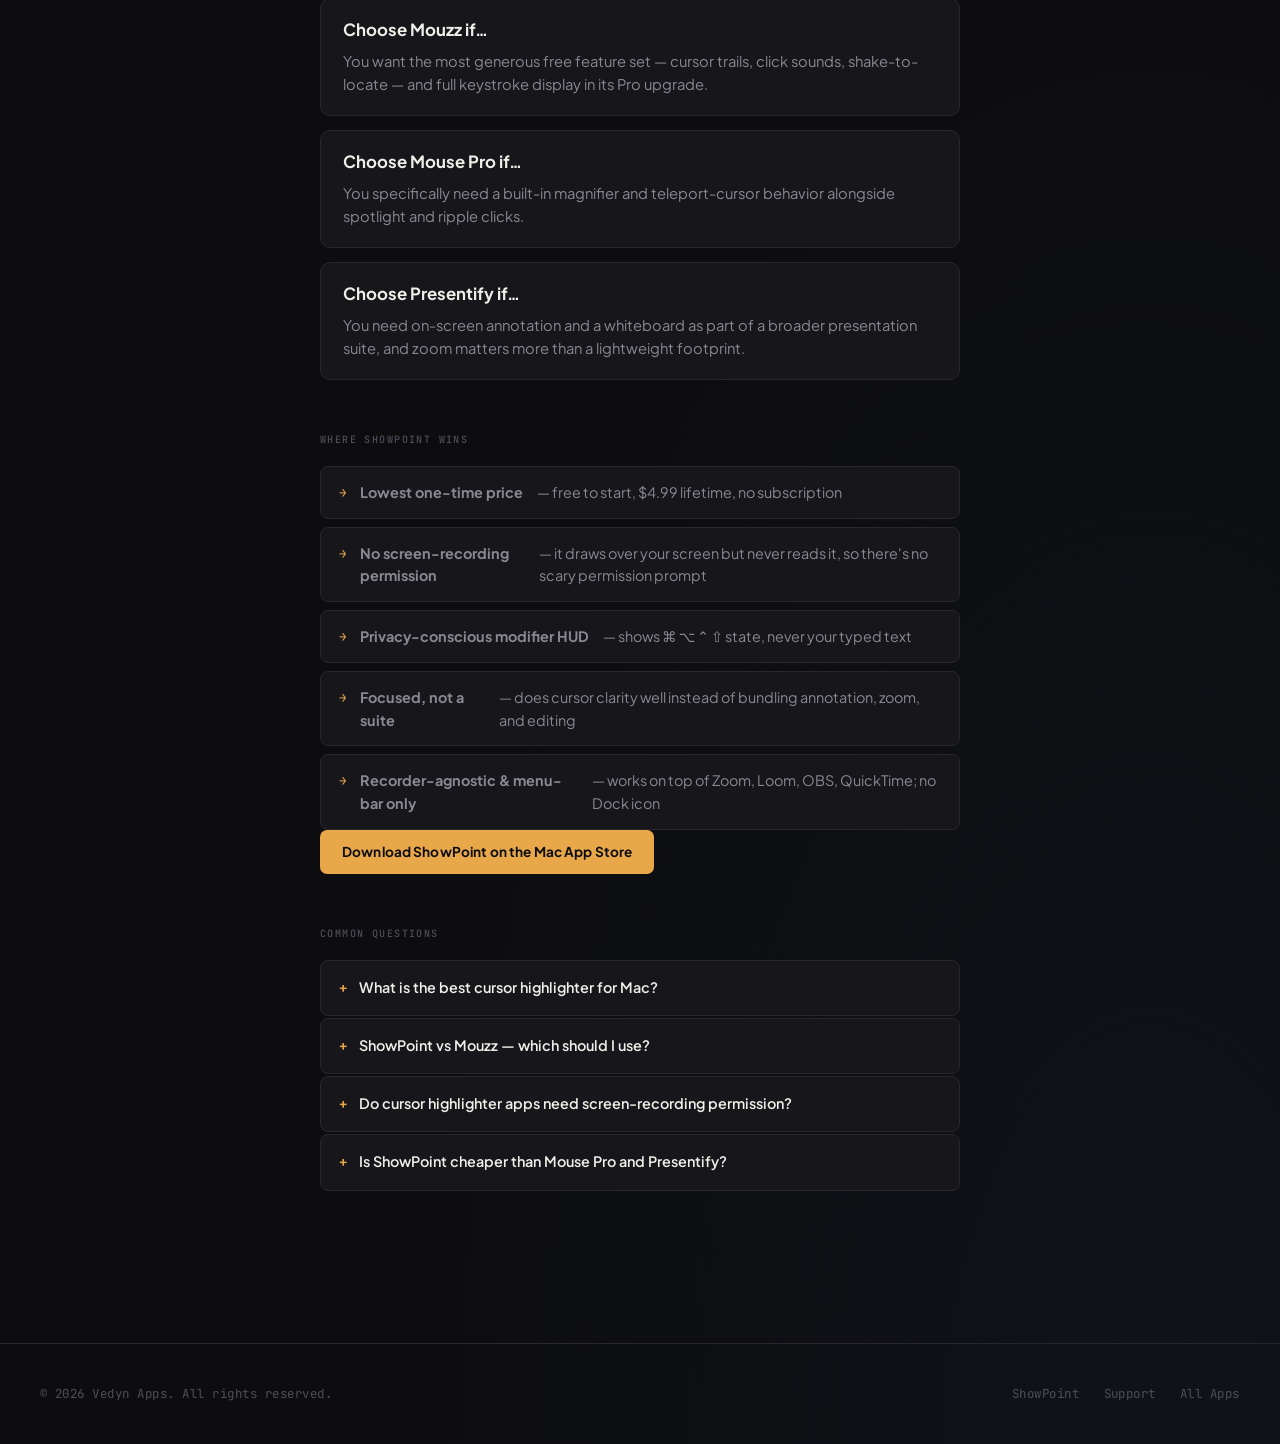
<file: showpoint/vs/index.html>
<!DOCTYPE html>
<html lang="en">
<head>
  <meta charset="UTF-8" />
  <meta name="viewport" content="width=device-width, initial-scale=1.0" />
  <title>Best Cursor Highlighter for Mac — ShowPoint vs Mouzz, Mouse Pro &amp; Presentify</title>
  <meta name="description" content="An honest comparison of the best Mac cursor highlighters: ShowPoint vs Mouzz, Mouse Pro, and Presentify. Compare price, click pulses, spotlight, magnifier, and screen-recording permission to pick the right one." />
  <link rel="preconnect" href="https://fonts.googleapis.com" />
  <link rel="preconnect" href="https://fonts.gstatic.com" crossorigin />
  <link rel="stylesheet" href="https://fonts.googleapis.com/css2?family=DM+Serif+Display&family=Plus+Jakarta+Sans:wght@400;500;700&family=JetBrains+Mono:wght@500&display=swap" />
  <link rel="stylesheet" href="/assets/style.css" />
  <link rel="icon" type="image/svg+xml" href="/brand/vedyn-mark.svg" />
  <link rel="icon" type="image/png" sizes="48x48" href="/brand/favicon-48.png" />
  <link rel="icon" type="image/png" sizes="32x32" href="/brand/favicon-32.png" />
  <link rel="icon" type="image/png" sizes="16x16" href="/brand/favicon-16.png" />
  <link rel="apple-touch-icon" sizes="180x180" href="/brand/apple-touch-icon.png" />
  <meta name="theme-color" content="#0d0d10" />
  <link rel="canonical" href="https://vedynapps.com/showpoint/vs/" />
  <meta property="og:type" content="article" />
  <meta property="og:site_name" content="Vedyn Apps" />
  <meta property="og:url" content="https://vedynapps.com/showpoint/vs/" />
  <meta property="og:title" content="Best Cursor Highlighter for Mac — ShowPoint vs Mouzz, Mouse Pro & Presentify" />
  <meta property="og:description" content="An honest comparison of the best Mac cursor highlighters: price, click pulses, spotlight, magnifier, and screen-recording permission." />
  <meta property="og:image" content="https://vedynapps.com/showpoint/og.png" />
  <meta property="og:image:width" content="1200" />
  <meta property="og:image:height" content="630" />
  <meta name="twitter:card" content="summary_large_image" />
  <meta name="twitter:title" content="Best Cursor Highlighter for Mac — ShowPoint vs Mouzz, Mouse Pro & Presentify" />
  <meta name="twitter:description" content="An honest comparison of the best Mac cursor highlighters: price, click pulses, spotlight, magnifier, and screen-recording permission." />
  <meta name="twitter:image" content="https://vedynapps.com/showpoint/og.png" />
  <script type="application/ld+json">
  {
    "@context": "https://schema.org",
    "@type": "Article",
    "headline": "Best Cursor Highlighter for Mac — ShowPoint vs Mouzz, Mouse Pro & Presentify",
    "description": "An honest comparison of the best Mac cursor highlighters: ShowPoint vs Mouzz, Mouse Pro, and Presentify across price, click pulses, spotlight, magnifier, and screen-recording permission.",
    "image": "https://vedynapps.com/showpoint/og.png",
    "author": { "@type": "Organization", "name": "Vedyn Apps", "url": "https://vedynapps.com/" },
    "publisher": { "@type": "Organization", "name": "Vedyn Apps", "url": "https://vedynapps.com/" },
    "mainEntityOfPage": "https://vedynapps.com/showpoint/vs/"
  }
  </script>
  <script type="application/ld+json">
  {
    "@context": "https://schema.org",
    "@type": "BreadcrumbList",
    "itemListElement": [
      { "@type": "ListItem", "position": 1, "name": "ShowPoint", "item": "https://vedynapps.com/showpoint/" },
      { "@type": "ListItem", "position": 2, "name": "Comparison", "item": "https://vedynapps.com/showpoint/vs/" }
    ]
  }
  </script>
  <script type="application/ld+json">
  {
    "@context": "https://schema.org",
    "@type": "FAQPage",
    "mainEntity": [
      {
        "@type": "Question",
        "name": "What is the best cursor highlighter for Mac?",
        "acceptedAnswer": { "@type": "Answer", "text": "It depends on the job. ShowPoint is the best pick if you want a focused, recorder-agnostic cursor halo, click pulses, and spotlight with a one-time price and no screen-recording permission. Mouzz is best if you want the most generous free grab-bag, Mouse Pro if you specifically need a magnifier, and Presentify if you need on-screen annotation as part of a broader suite." }
      },
      {
        "@type": "Question",
        "name": "ShowPoint vs Mouzz — which should I use?",
        "acceptedAnswer": { "@type": "Answer", "text": "Choose Mouzz for the widest free feature set, including cursor trails, click sounds, and full keystroke display in Pro. Choose ShowPoint for a more focused, polished overlay with distinct left/right click pulses and a privacy-conscious modifier-key HUD that shows which keys are held rather than what you type." }
      },
      {
        "@type": "Question",
        "name": "Do cursor highlighter apps need screen-recording permission?",
        "acceptedAnswer": { "@type": "Answer", "text": "Tools that add a magnifier or zoom can require macOS screen-recording permission, because they read the screen. ShowPoint deliberately avoids magnifier features, so it draws over your display without ever reading or recording it and needs no screen-recording permission." }
      },
      {
        "@type": "Question",
        "name": "Is ShowPoint cheaper than Mouse Pro and Presentify?",
        "acceptedAnswer": { "@type": "Answer", "text": "Yes. ShowPoint is free to start, with a one-time $4.99 Lifetime Unlock — below Mouse Pro at $9.99 and Presentify at $14.99, and with no subscription." }
      }
    ]
  }
  </script>
  <style>
    .lede { color: var(--muted); max-width: 70ch; }
    .compare-wrap { overflow-x: auto; -webkit-overflow-scrolling: touch; }
    table.compare {
      border-collapse: collapse;
      width: 100%;
      min-width: 640px;
      font-size: 0.92rem;
      margin-top: 4px;
    }
    table.compare th, table.compare td {
      text-align: left;
      padding: 12px 16px;
      border-bottom: 1px solid var(--border);
      vertical-align: top;
    }
    table.compare thead th {
      color: var(--text);
      font-weight: 700;
      border-bottom: 1px solid var(--border-strong);
      white-space: nowrap;
    }
    table.compare tbody th {
      color: var(--muted);
      font-weight: 500;
    }
    table.compare td { color: var(--text); }
    table.compare col.me, table.compare th.me, table.compare td.me {
      background: var(--accent-soft);
    }
    table.compare th.me { color: var(--accent); }
    .yes { color: var(--accent); font-weight: 700; }
    .no { color: var(--muted-2); }
    .pick-grid { display: grid; gap: 14px; }
    .pick {
      background: var(--surface);
      border: 1px solid var(--border);
      border-radius: var(--radius, 14px);
      padding: 18px 22px;
    }
    .pick h3 { margin: 0 0 6px; font-size: 1.05rem; }
    .pick p { margin: 0; color: var(--muted); font-size: 0.92rem; }
    .compare-note { color: var(--muted-2); font-size: 0.8rem; margin-top: 10px; }
  </style>
</head>
<body>

<nav>
  <a href="/" class="nav-brand">
    <svg viewBox="0 0 100 100" width="26" height="26" aria-hidden="true" class="nav-mark">
      <path d="M50,53 L13,86 Q50,94 87,86 Z" fill="currentColor"/>
      <path d="M50,53 L16,16" fill="none" stroke="currentColor" stroke-width="7" stroke-linecap="round"/>
      <path d="M50,53 L84,16" fill="none" stroke="currentColor" stroke-width="7" stroke-linecap="round"/>
      <circle cx="50" cy="40" r="8" fill="currentColor"/>
    </svg>
    <span class="nav-wordmark">
      <span class="nav-name">Vedyn</span>
      <span class="nav-sub">Apps</span>
    </span>
  </a>
  <div class="nav-links">
    <a href="/">Apps</a>
    <a href="mailto:hello@vedynapps.com">Contact</a>
  </div>
</nav>

<div class="app-page">

  <a class="back-link" href="/showpoint/">← ShowPoint</a>

  <div class="section">
    <h1>Best cursor highlighter for Mac: ShowPoint vs the alternatives</h1>
    <p class="lede">
      A handful of Mac apps add a cursor halo, click effects, and a spotlight for
      screen recordings and demos. They overlap a lot, so the right choice comes down to
      <strong>price, focus, and whether the app needs screen-recording permission</strong>.
      Here's an honest comparison of ShowPoint against Mouzz, Mouse Pro, and Presentify —
      including where the others win.
    </p>
  </div>

  <div class="section">
    <h2>Side-by-side comparison</h2>
    <div class="compare-wrap">
      <table class="compare">
        <colgroup>
          <col /><col class="me" /><col /><col /><col />
        </colgroup>
        <thead>
          <tr>
            <th scope="col"></th>
            <th scope="col" class="me">ShowPoint</th>
            <th scope="col">Mouzz</th>
            <th scope="col">Mouse Pro</th>
            <th scope="col">Presentify</th>
          </tr>
        </thead>
        <tbody>
          <tr>
            <th scope="row">Price</th>
            <td class="me">Free + <strong>$4.99 lifetime</strong></td>
            <td>Free + one-time Pro</td>
            <td>$9.99 one-time</td>
            <td>$14.99 one-time</td>
          </tr>
          <tr>
            <th scope="row">Subscription</th>
            <td class="me"><span class="no">None</span></td>
            <td><span class="no">None</span></td>
            <td><span class="no">None</span></td>
            <td><span class="no">None</span></td>
          </tr>
          <tr>
            <th scope="row">Cursor halo / highlight</th>
            <td class="me"><span class="yes">✓</span></td>
            <td><span class="yes">✓</span></td>
            <td><span class="yes">✓</span></td>
            <td><span class="yes">✓</span></td>
          </tr>
          <tr>
            <th scope="row">Click pulses</th>
            <td class="me"><span class="yes">✓</span> distinct left / right</td>
            <td><span class="yes">✓</span> + click sounds</td>
            <td><span class="yes">✓</span> ripple</td>
            <td><span class="no">—</span></td>
          </tr>
          <tr>
            <th scope="row">Spotlight / focus mode</th>
            <td class="me"><span class="yes">✓</span></td>
            <td><span class="yes">✓</span></td>
            <td><span class="yes">✓</span></td>
            <td><span class="yes">✓</span></td>
          </tr>
          <tr>
            <th scope="row">Modifier-key HUD</th>
            <td class="me"><span class="yes">✓</span> keys held, never typed text</td>
            <td>Pro: full keystrokes</td>
            <td><span class="no">—</span></td>
            <td><span class="no">—</span></td>
          </tr>
          <tr>
            <th scope="row">Magnifier / zoom</th>
            <td class="me"><span class="no">—</span> by design</td>
            <td><span class="no">—</span></td>
            <td><span class="yes">✓</span></td>
            <td><span class="yes">✓</span></td>
          </tr>
          <tr>
            <th scope="row">Annotation / whiteboard</th>
            <td class="me"><span class="no">—</span> by design</td>
            <td>Pro</td>
            <td><span class="no">—</span></td>
            <td><span class="yes">✓</span></td>
          </tr>
          <tr>
            <th scope="row">Needs screen-recording permission</th>
            <td class="me"><span class="yes">No</span> — never reads your screen</td>
            <td>No</td>
            <td>Magnifier can require it</td>
            <td>Zoom can require it</td>
          </tr>
          <tr>
            <th scope="row">Works on top of any recorder</th>
            <td class="me"><span class="yes">✓</span></td>
            <td><span class="yes">✓</span></td>
            <td><span class="yes">✓</span></td>
            <td><span class="yes">✓</span></td>
          </tr>
        </tbody>
      </table>
    </div>
    <p class="compare-note">
      Competitor details from public listings and sites as of mid-2026; features and pricing
      change — check each app's page before buying.
    </p>
  </div>

  <div class="section">
    <h2>Which one should you pick?</h2>
    <div class="pick-grid">
      <div class="pick">
        <h3>Choose ShowPoint if…</h3>
        <p>You want a focused, recorder-agnostic overlay — halo, distinct click pulses, and
        spotlight — at a one-time $4.99 price, with no screen-recording permission and a
        modifier-key HUD that shows which keys are held without exposing what you type.</p>
      </div>
      <div class="pick">
        <h3>Choose Mouzz if…</h3>
        <p>You want the most generous free feature set — cursor trails, click sounds,
        shake-to-locate — and full keystroke display in its Pro upgrade.</p>
      </div>
      <div class="pick">
        <h3>Choose Mouse Pro if…</h3>
        <p>You specifically need a built-in magnifier and teleport-cursor behavior alongside
        spotlight and ripple clicks.</p>
      </div>
      <div class="pick">
        <h3>Choose Presentify if…</h3>
        <p>You need on-screen annotation and a whiteboard as part of a broader presentation
        suite, and zoom matters more than a lightweight footprint.</p>
      </div>
    </div>
  </div>

  <div class="section">
    <h2>Where ShowPoint wins</h2>
    <ul class="feature-list">
      <li><strong>Lowest one-time price</strong> — free to start, $4.99 lifetime, no subscription</li>
      <li><strong>No screen-recording permission</strong> — it draws over your screen but never reads it, so there's no scary permission prompt</li>
      <li><strong>Privacy-conscious modifier HUD</strong> — shows ⌘ ⌥ ⌃ ⇧ state, never your typed text</li>
      <li><strong>Focused, not a suite</strong> — does cursor clarity well instead of bundling annotation, zoom, and editing</li>
      <li><strong>Recorder-agnostic &amp; menu-bar only</strong> — works on top of Zoom, Loom, OBS, QuickTime; no Dock icon</li>
    </ul>
    <a class="cta-btn" href="https://apps.apple.com/ca/app/showpoint-cursor-highlighter/id6774991816?mt=12">Download ShowPoint on the Mac App Store</a>
  </div>

  <div class="section">
    <h2>Common questions</h2>
    <div class="faq-list">
      <details class="faq-item">
        <summary>What is the best cursor highlighter for Mac?</summary>
        <p class="faq-answer">It depends on the job. ShowPoint is the best pick for a focused, recorder-agnostic halo, click pulses, and spotlight at a one-time price with no screen-recording permission. Pick Mouzz for the widest free feature set, Mouse Pro for a magnifier, or Presentify for annotation in a broader suite.</p>
      </details>
      <details class="faq-item">
        <summary>ShowPoint vs Mouzz — which should I use?</summary>
        <p class="faq-answer">Mouzz has the more generous free grab-bag, including cursor trails, click sounds, and full keystroke display in Pro. ShowPoint is the more focused, polished overlay with distinct left/right click pulses and a modifier-key HUD that shows which keys are held rather than what you type.</p>
      </details>
      <details class="faq-item">
        <summary>Do cursor highlighter apps need screen-recording permission?</summary>
        <p class="faq-answer">Apps that add a magnifier or zoom can require macOS screen-recording permission because they read the screen. ShowPoint avoids magnifier features by design, so it never reads or records your screen and needs no screen-recording permission.</p>
      </details>
      <details class="faq-item">
        <summary>Is ShowPoint cheaper than Mouse Pro and Presentify?</summary>
        <p class="faq-answer">Yes. ShowPoint is free to start with a one-time $4.99 Lifetime Unlock — below Mouse Pro at $9.99 and Presentify at $14.99, with no subscription.</p>
      </details>
    </div>
  </div>

</div>

<footer>
  <span>© 2026 Vedyn Apps. All rights reserved.</span>
  <div class="footer-links">
    <a href="/showpoint/">ShowPoint</a>
    <a href="mailto:support@vedynapps.com">Support</a>
    <a href="/">All Apps</a>
  </div>
</footer>

</body>
</html>
</file>
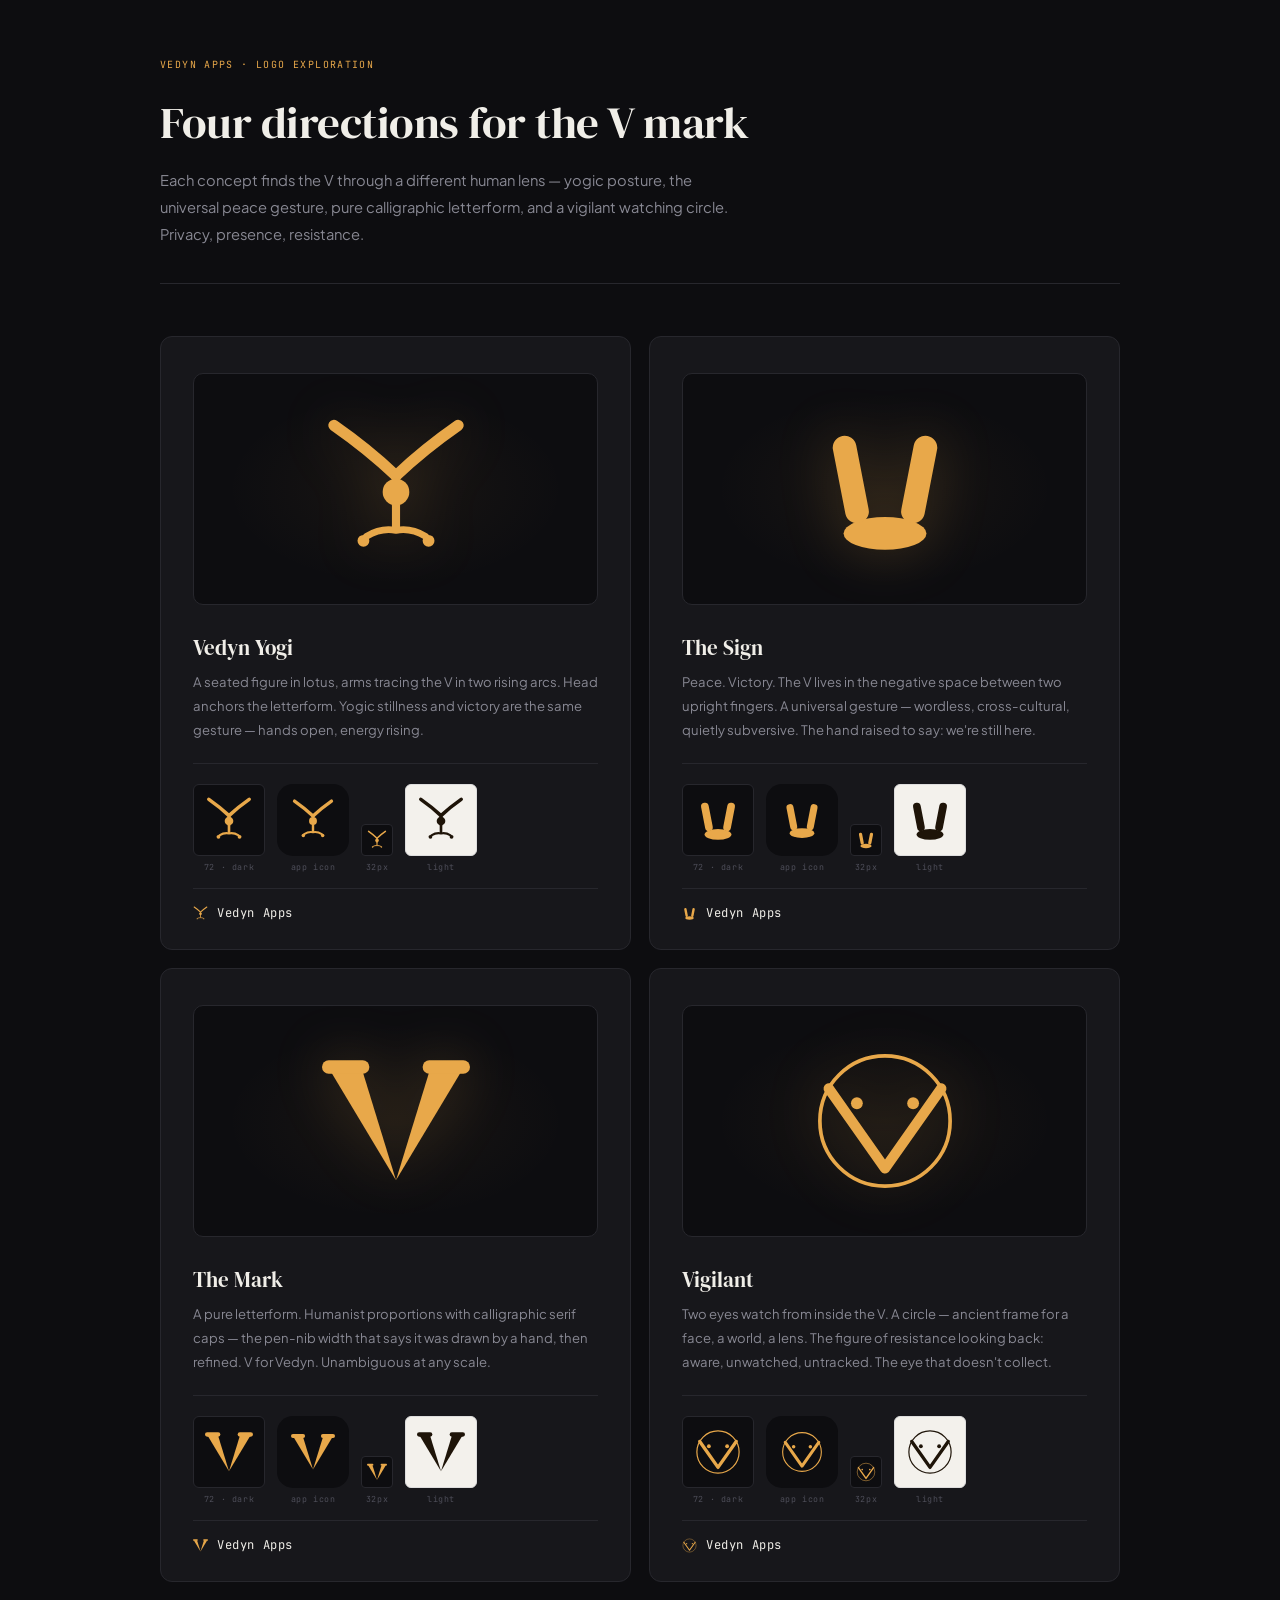
<file: docs/project/Vedyn Apps - Icon Exploration.html>
<!DOCTYPE html>
<html lang="en">
<head>
  <meta charset="UTF-8" />
  <meta name="viewport" content="width=device-width, initial-scale=1.0" />
  <title>Vedyn Apps — Icon Exploration</title>
  <link rel="preconnect" href="https://fonts.googleapis.com" />
  <link rel="preconnect" href="https://fonts.gstatic.com" crossorigin />
  <link rel="stylesheet" href="https://fonts.googleapis.com/css2?family=DM+Serif+Display&family=Plus+Jakarta+Sans:wght@400;500;700&family=JetBrains+Mono:wght@500&display=swap" />
  <style>
    *, *::before, *::after { box-sizing: border-box; margin: 0; padding: 0; }

    :root {
      --bg:           #0d0d10;
      --surface:      #17171b;
      --surface-2:    #1e1e23;
      --border:       #27272d;
      --text:         #f0eee8;
      --muted:        #888893;
      --muted-2:      #4e4e59;
      --accent:       #e8a84a;
      --font-display: 'DM Serif Display', Georgia, serif;
      --font-body:    'Plus Jakarta Sans', system-ui, sans-serif;
      --font-mono:    'JetBrains Mono', monospace;
    }

    body {
      background: var(--bg);
      color: var(--text);
      font-family: var(--font-body);
      padding: 56px 40px 100px;
      min-height: 100vh;
    }

    header {
      max-width: 960px;
      margin: 0 auto 52px;
      padding-bottom: 36px;
      border-bottom: 1px solid var(--border);
    }
    .eyebrow {
      font-family: var(--font-mono);
      font-size: 0.62rem;
      letter-spacing: 0.14em;
      text-transform: uppercase;
      color: var(--accent);
      margin-bottom: 18px;
    }
    header h1 {
      font-family: var(--font-display);
      font-size: clamp(2rem, 4vw, 2.8rem);
      font-weight: 400;
      letter-spacing: -0.5px;
      margin-bottom: 14px;
    }
    header p {
      color: var(--muted);
      font-size: 0.92rem;
      line-height: 1.82;
      max-width: 580px;
    }

    .grid {
      display: grid;
      grid-template-columns: 1fr 1fr;
      gap: 18px;
      max-width: 960px;
      margin: 0 auto;
    }

    .card {
      background: var(--surface);
      border: 1px solid var(--border);
      border-radius: 12px;
      padding: 36px 32px 28px;
      transition: border-color 0.2s;
    }
    .card:hover { border-color: rgba(232,168,74,0.3); }

    .icon-stage {
      display: flex;
      align-items: center;
      justify-content: center;
      background: var(--bg);
      border: 1px solid var(--border);
      border-radius: 10px;
      height: 232px;
      margin-bottom: 28px;
      position: relative;
      overflow: hidden;
    }
    .icon-stage::after {
      content: '';
      position: absolute;
      inset: 0;
      background: radial-gradient(ellipse 60% 60% at 50% 50%, rgba(232,168,74,0.05) 0%, transparent 70%);
      pointer-events: none;
    }
    .icon-stage svg.main-icon {
      width: 148px;
      height: 148px;
      filter: drop-shadow(0 0 28px rgba(232,168,74,0.22));
    }

    .card h2 {
      font-family: var(--font-display);
      font-size: 1.3rem;
      font-weight: 400;
      color: var(--text);
      margin-bottom: 8px;
    }
    .card > p {
      color: var(--muted);
      font-size: 0.82rem;
      line-height: 1.8;
      margin-bottom: 22px;
    }

    /* ── Size variants ── */
    .variants {
      border-top: 1px solid var(--border);
      padding-top: 20px;
      display: flex;
      align-items: flex-end;
      gap: 12px;
      flex-wrap: wrap;
    }
    .v-item {
      display: flex;
      flex-direction: column;
      align-items: center;
      gap: 6px;
    }
    .v-label {
      font-family: var(--font-mono);
      font-size: 0.52rem;
      color: var(--muted-2);
      letter-spacing: 0.07em;
    }
    .swatch {
      display: flex;
      align-items: center;
      justify-content: center;
    }
    .swatch.dark   { background: var(--bg); border: 1px solid var(--border); border-radius: 6px; }
    .swatch.appico { background: var(--bg); border-radius: 22%; }
    .swatch.light  { background: #f3f1ec; border: 1px solid #ddd; border-radius: 6px; }

    /* ── Lockup (wordmark) ── */
    .lockup {
      display: flex;
      align-items: center;
      gap: 9px;
      font-family: var(--font-mono);
      font-size: 0.76rem;
      color: var(--text);
      letter-spacing: 0.05em;
      margin-top: 16px;
      padding-top: 16px;
      border-top: 1px solid var(--border);
    }

    @media (max-width: 700px) {
      body { padding: 32px 16px 60px; }
      .grid { grid-template-columns: 1fr; }
    }
  </style>
</head>
<body>

<!-- ─── SVG Symbol Library ─── -->
<svg aria-hidden="true" style="position:absolute;width:0;height:0;overflow:hidden">
  <defs>

    <!-- A: Vedyn Yogi — seated figure, arms raised in V arcs -->
    <symbol id="sym-yogi" viewBox="0 0 100 100">
      <!-- Left arm: curved arc rising up-left -->
      <path d="M50,41 Q31,23 8,7" stroke="currentColor" stroke-width="7.5" stroke-linecap="round" fill="none"/>
      <!-- Right arm: curved arc rising up-right -->
      <path d="M50,41 Q69,23 92,7" stroke="currentColor" stroke-width="7.5" stroke-linecap="round" fill="none"/>
      <!-- Head — sits just below arm convergence point -->
      <circle cx="50" cy="52" r="9" fill="currentColor"/>
      <!-- Torso -->
      <line x1="50" y1="61" x2="50" y2="75" stroke="currentColor" stroke-width="5.5" stroke-linecap="round"/>
      <!-- Lotus base: two gentle humps suggesting crossed legs -->
      <path d="M30,82 Q40,76 50,78 Q60,76 70,82" stroke="currentColor" stroke-width="4.5" stroke-linecap="round" fill="none"/>
      <!-- Feet / outer knee circles -->
      <circle cx="28" cy="85" r="4" fill="currentColor"/>
      <circle cx="72" cy="85" r="4" fill="currentColor"/>
    </symbol>

    <!-- B: The Sign — peace/victory fingers, V in negative space -->
    <symbol id="sym-fingers" viewBox="0 0 100 100">
      <!-- Palm base (behind fingers) -->
      <ellipse cx="50" cy="80" rx="28" ry="11" fill="currentColor"/>
      <!-- Left finger: rotated from bottom pivot -->
      <rect x="25" y="13" width="16" height="60" rx="8" fill="currentColor" transform="rotate(-11 33 75)"/>
      <!-- Right finger: mirrored rotation -->
      <rect x="59" y="13" width="16" height="60" rx="8" fill="currentColor" transform="rotate(11 67 75)"/>
    </symbol>

    <!-- C: The Mark — calligraphic serif V letterform -->
    <symbol id="sym-v" viewBox="0 0 100 100">
      <!-- Left arm: triangle wide at top, tapering to vertex -->
      <path d="M5,15 L27,15 L50,90 Z" fill="currentColor"/>
      <!-- Right arm: mirror -->
      <path d="M95,15 L73,15 L50,90 Z" fill="currentColor"/>
      <!-- Horizontal serif caps -->
      <rect x="0" y="9" width="32" height="9" rx="4.5" fill="currentColor"/>
      <rect x="68" y="9" width="32" height="9" rx="4.5" fill="currentColor"/>
    </symbol>

    <!-- D: Vigilant — circle face, V + watching eyes -->
    <symbol id="sym-vigilant" viewBox="0 0 100 100">
      <!-- Face circle frame -->
      <circle cx="50" cy="50" r="44" stroke="currentColor" stroke-width="2.5" fill="none"/>
      <!-- V formation — tips near circle edge, vertex near base -->
      <path d="M12,28 L50,82 L88,28" stroke="currentColor" stroke-width="7" stroke-linecap="round" stroke-linejoin="round" fill="none"/>
      <!-- Eyes — watching from inside the V's upper opening -->
      <circle cx="31" cy="38" r="4" fill="currentColor"/>
      <circle cx="69" cy="38" r="4" fill="currentColor"/>
    </symbol>

  </defs>
</svg>

<!-- ─── Header ─── -->
<header>
  <p class="eyebrow">Vedyn Apps · Logo Exploration</p>
  <h1>Four directions for the V mark</h1>
  <p>Each concept finds the V through a different human lens — yogic posture, the universal peace gesture, pure calligraphic letterform, and a vigilant watching circle. Privacy, presence, resistance.</p>
</header>

<!-- ─── Concept Grid ─── -->
<div class="grid">

  <!-- ── A: Vedyn Yogi ── -->
  <article class="card">
    <div class="icon-stage">
      <svg class="main-icon" viewBox="0 0 100 100" style="color:#e8a84a">
        <use href="#sym-yogi"/>
      </svg>
    </div>
    <h2>Vedyn Yogi</h2>
    <p>A seated figure in lotus, arms tracing the V in two rising arcs. Head anchors the letterform. Yogic stillness and victory are the same gesture — hands open, energy rising.</p>
    <div class="variants">
      <div class="v-item">
        <div class="swatch dark" style="width:72px;height:72px;">
          <svg viewBox="0 0 100 100" width="48" height="48" style="color:#e8a84a"><use href="#sym-yogi"/></svg>
        </div>
        <span class="v-label">72 · dark</span>
      </div>
      <div class="v-item">
        <div class="swatch appico" style="width:72px;height:72px;">
          <svg viewBox="0 0 100 100" width="44" height="44" style="color:#e8a84a"><use href="#sym-yogi"/></svg>
        </div>
        <span class="v-label">app icon</span>
      </div>
      <div class="v-item">
        <div class="swatch dark" style="width:32px;height:32px;border-radius:4px;">
          <svg viewBox="0 0 100 100" width="20" height="20" style="color:#e8a84a"><use href="#sym-yogi"/></svg>
        </div>
        <span class="v-label">32px</span>
      </div>
      <div class="v-item">
        <div class="swatch light" style="width:72px;height:72px;">
          <svg viewBox="0 0 100 100" width="48" height="48" style="color:#1e1408"><use href="#sym-yogi"/></svg>
        </div>
        <span class="v-label">light</span>
      </div>
    </div>
    <div class="lockup">
      <svg viewBox="0 0 100 100" width="15" height="15" style="color:#e8a84a"><use href="#sym-yogi"/></svg>
      Vedyn Apps
    </div>
  </article>

  <!-- ── B: The Sign ── -->
  <article class="card">
    <div class="icon-stage">
      <svg class="main-icon" viewBox="0 0 100 100" style="color:#e8a84a">
        <use href="#sym-fingers"/>
      </svg>
    </div>
    <h2>The Sign</h2>
    <p>Peace. Victory. The V lives in the negative space between two upright fingers. A universal gesture — wordless, cross-cultural, quietly subversive. The hand raised to say: we're still here.</p>
    <div class="variants">
      <div class="v-item">
        <div class="swatch dark" style="width:72px;height:72px;">
          <svg viewBox="0 0 100 100" width="48" height="48" style="color:#e8a84a"><use href="#sym-fingers"/></svg>
        </div>
        <span class="v-label">72 · dark</span>
      </div>
      <div class="v-item">
        <div class="swatch appico" style="width:72px;height:72px;">
          <svg viewBox="0 0 100 100" width="44" height="44" style="color:#e8a84a"><use href="#sym-fingers"/></svg>
        </div>
        <span class="v-label">app icon</span>
      </div>
      <div class="v-item">
        <div class="swatch dark" style="width:32px;height:32px;border-radius:4px;">
          <svg viewBox="0 0 100 100" width="20" height="20" style="color:#e8a84a"><use href="#sym-fingers"/></svg>
        </div>
        <span class="v-label">32px</span>
      </div>
      <div class="v-item">
        <div class="swatch light" style="width:72px;height:72px;">
          <svg viewBox="0 0 100 100" width="48" height="48" style="color:#1e1408"><use href="#sym-fingers"/></svg>
        </div>
        <span class="v-label">light</span>
      </div>
    </div>
    <div class="lockup">
      <svg viewBox="0 0 100 100" width="15" height="15" style="color:#e8a84a"><use href="#sym-fingers"/></svg>
      Vedyn Apps
    </div>
  </article>

  <!-- ── C: The Mark ── -->
  <article class="card">
    <div class="icon-stage">
      <svg class="main-icon" viewBox="0 0 100 100" style="color:#e8a84a">
        <use href="#sym-v"/>
      </svg>
    </div>
    <h2>The Mark</h2>
    <p>A pure letterform. Humanist proportions with calligraphic serif caps — the pen-nib width that says it was drawn by a hand, then refined. V for Vedyn. Unambiguous at any scale.</p>
    <div class="variants">
      <div class="v-item">
        <div class="swatch dark" style="width:72px;height:72px;">
          <svg viewBox="0 0 100 100" width="48" height="48" style="color:#e8a84a"><use href="#sym-v"/></svg>
        </div>
        <span class="v-label">72 · dark</span>
      </div>
      <div class="v-item">
        <div class="swatch appico" style="width:72px;height:72px;">
          <svg viewBox="0 0 100 100" width="44" height="44" style="color:#e8a84a"><use href="#sym-v"/></svg>
        </div>
        <span class="v-label">app icon</span>
      </div>
      <div class="v-item">
        <div class="swatch dark" style="width:32px;height:32px;border-radius:4px;">
          <svg viewBox="0 0 100 100" width="20" height="20" style="color:#e8a84a"><use href="#sym-v"/></svg>
        </div>
        <span class="v-label">32px</span>
      </div>
      <div class="v-item">
        <div class="swatch light" style="width:72px;height:72px;">
          <svg viewBox="0 0 100 100" width="48" height="48" style="color:#1e1408"><use href="#sym-v"/></svg>
        </div>
        <span class="v-label">light</span>
      </div>
    </div>
    <div class="lockup">
      <svg viewBox="0 0 100 100" width="15" height="15" style="color:#e8a84a"><use href="#sym-v"/></svg>
      Vedyn Apps
    </div>
  </article>

  <!-- ── D: Vigilant ── -->
  <article class="card">
    <div class="icon-stage">
      <svg class="main-icon" viewBox="0 0 100 100" style="color:#e8a84a">
        <use href="#sym-vigilant"/>
      </svg>
    </div>
    <h2>Vigilant</h2>
    <p>Two eyes watch from inside the V. A circle — ancient frame for a face, a world, a lens. The figure of resistance looking back: aware, unwatched, untracked. The eye that doesn't collect.</p>
    <div class="variants">
      <div class="v-item">
        <div class="swatch dark" style="width:72px;height:72px;">
          <svg viewBox="0 0 100 100" width="48" height="48" style="color:#e8a84a"><use href="#sym-vigilant"/></svg>
        </div>
        <span class="v-label">72 · dark</span>
      </div>
      <div class="v-item">
        <div class="swatch appico" style="width:72px;height:72px;">
          <svg viewBox="0 0 100 100" width="44" height="44" style="color:#e8a84a"><use href="#sym-vigilant"/></svg>
        </div>
        <span class="v-label">app icon</span>
      </div>
      <div class="v-item">
        <div class="swatch dark" style="width:32px;height:32px;border-radius:4px;">
          <svg viewBox="0 0 100 100" width="20" height="20" style="color:#e8a84a"><use href="#sym-vigilant"/></svg>
        </div>
        <span class="v-label">32px</span>
      </div>
      <div class="v-item">
        <div class="swatch light" style="width:72px;height:72px;">
          <svg viewBox="0 0 100 100" width="48" height="48" style="color:#1e1408"><use href="#sym-vigilant"/></svg>
        </div>
        <span class="v-label">light</span>
      </div>
    </div>
    <div class="lockup">
      <svg viewBox="0 0 100 100" width="15" height="15" style="color:#e8a84a"><use href="#sym-vigilant"/></svg>
      Vedyn Apps
    </div>
  </article>

</div>

</body>
</html>
</file>
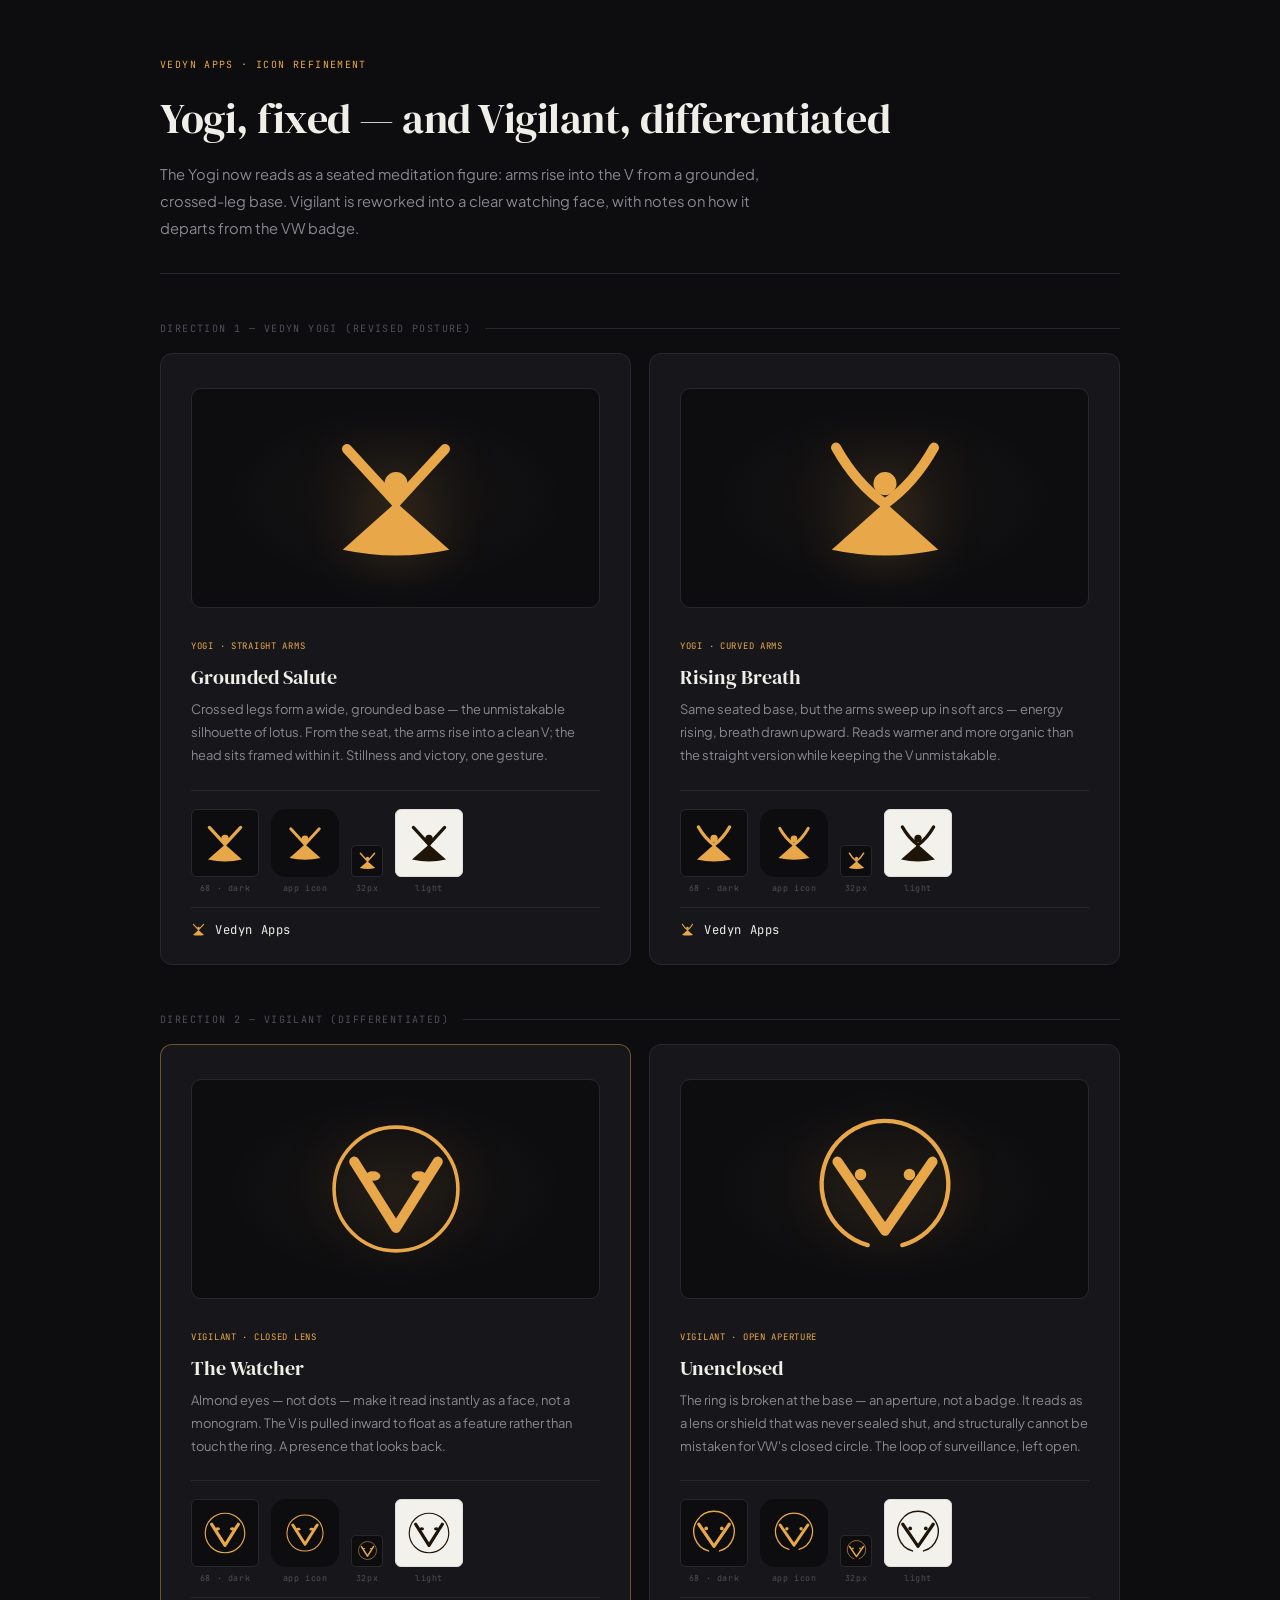
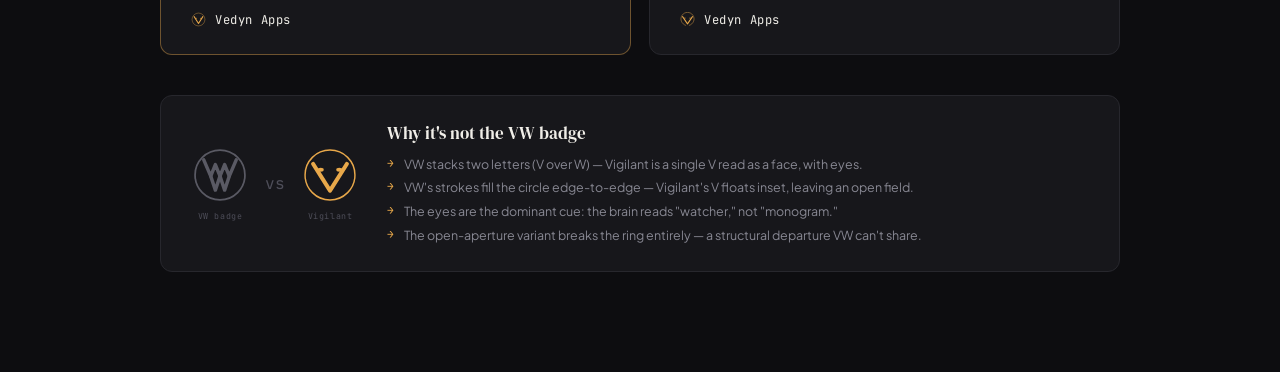
<file: docs/project/Vedyn Apps - Icon Refinement.html>
<!DOCTYPE html>
<html lang="en">
<head>
  <meta charset="UTF-8" />
  <meta name="viewport" content="width=device-width, initial-scale=1.0" />
  <title>Vedyn Apps — Icon Refinement</title>
  <link rel="preconnect" href="https://fonts.googleapis.com" />
  <link rel="preconnect" href="https://fonts.gstatic.com" crossorigin />
  <link rel="stylesheet" href="https://fonts.googleapis.com/css2?family=DM+Serif+Display&family=Plus+Jakarta+Sans:wght@400;500;700&family=JetBrains+Mono:wght@500&display=swap" />
  <style>
    *, *::before, *::after { box-sizing: border-box; margin: 0; padding: 0; }

    :root {
      --bg:           #0d0d10;
      --surface:      #17171b;
      --border:       #27272d;
      --text:         #f0eee8;
      --muted:        #888893;
      --muted-2:      #4e4e59;
      --accent:       #e8a84a;
      --font-display: 'DM Serif Display', Georgia, serif;
      --font-body:    'Plus Jakarta Sans', system-ui, sans-serif;
      --font-mono:    'JetBrains Mono', monospace;
    }

    body {
      background: var(--bg);
      color: var(--text);
      font-family: var(--font-body);
      padding: 56px 40px 100px;
      min-height: 100vh;
    }

    header {
      max-width: 960px;
      margin: 0 auto 44px;
      padding-bottom: 32px;
      border-bottom: 1px solid var(--border);
    }
    .eyebrow {
      font-family: var(--font-mono);
      font-size: 0.62rem;
      letter-spacing: 0.14em;
      text-transform: uppercase;
      color: var(--accent);
      margin-bottom: 16px;
    }
    header h1 {
      font-family: var(--font-display);
      font-size: clamp(2rem, 4vw, 2.6rem);
      font-weight: 400;
      letter-spacing: -0.5px;
      margin-bottom: 14px;
    }
    header p {
      color: var(--muted);
      font-size: 0.92rem;
      line-height: 1.82;
      max-width: 600px;
    }

    .section-label {
      max-width: 960px;
      margin: 48px auto 18px;
      font-family: var(--font-mono);
      font-size: 0.63rem;
      letter-spacing: 0.14em;
      text-transform: uppercase;
      color: var(--muted-2);
      display: flex;
      align-items: center;
      gap: 14px;
    }
    .section-label::after {
      content: '';
      flex: 1;
      height: 1px;
      background: var(--border);
    }

    .grid {
      display: grid;
      grid-template-columns: 1fr 1fr;
      gap: 18px;
      max-width: 960px;
      margin: 0 auto;
    }

    .card {
      background: var(--surface);
      border: 1px solid var(--border);
      border-radius: 12px;
      padding: 34px 30px 26px;
      transition: border-color 0.2s;
    }
    .card.pick { border-color: rgba(232,168,74,0.42); }

    .icon-stage {
      display: flex;
      align-items: center;
      justify-content: center;
      background: var(--bg);
      border: 1px solid var(--border);
      border-radius: 10px;
      height: 220px;
      margin-bottom: 24px;
      position: relative;
      overflow: hidden;
    }
    .icon-stage::after {
      content: '';
      position: absolute;
      inset: 0;
      background: radial-gradient(ellipse 60% 60% at 50% 50%, rgba(232,168,74,0.05) 0%, transparent 70%);
      pointer-events: none;
    }
    .icon-stage svg.main-icon {
      width: 144px;
      height: 144px;
      filter: drop-shadow(0 0 28px rgba(232,168,74,0.22));
    }

    .card h2 {
      font-family: var(--font-display);
      font-size: 1.22rem;
      font-weight: 400;
      color: var(--text);
      margin-bottom: 7px;
    }
    .card .tag {
      font-family: var(--font-mono);
      font-size: 0.56rem;
      letter-spacing: 0.08em;
      text-transform: uppercase;
      color: var(--accent);
      margin-bottom: 12px;
      display: inline-block;
    }
    .card > p {
      color: var(--muted);
      font-size: 0.81rem;
      line-height: 1.78;
      margin-bottom: 22px;
    }

    .variants {
      border-top: 1px solid var(--border);
      padding-top: 18px;
      display: flex;
      align-items: flex-end;
      gap: 12px;
      flex-wrap: wrap;
    }
    .v-item { display: flex; flex-direction: column; align-items: center; gap: 6px; }
    .v-label {
      font-family: var(--font-mono);
      font-size: 0.52rem;
      color: var(--muted-2);
      letter-spacing: 0.07em;
    }
    .swatch { display: flex; align-items: center; justify-content: center; }
    .swatch.dark   { background: var(--bg); border: 1px solid var(--border); border-radius: 6px; }
    .swatch.appico { background: var(--bg); border-radius: 22%; }
    .swatch.light  { background: #f3f1ec; border: 1px solid #ddd; border-radius: 6px; }

    .lockup {
      display: flex;
      align-items: center;
      gap: 9px;
      font-family: var(--font-mono);
      font-size: 0.76rem;
      color: var(--text);
      letter-spacing: 0.05em;
      margin-top: 14px;
      padding-top: 14px;
      border-top: 1px solid var(--border);
    }

    /* VW comparison strip */
    .compare {
      max-width: 960px;
      margin: 40px auto 0;
      background: var(--surface);
      border: 1px solid var(--border);
      border-radius: 12px;
      padding: 26px 30px;
      display: flex;
      align-items: center;
      gap: 28px;
      flex-wrap: wrap;
    }
    .compare h3 {
      font-family: var(--font-display);
      font-weight: 400;
      font-size: 1.05rem;
      margin-bottom: 6px;
    }
    .compare p { color: var(--muted); font-size: 0.8rem; line-height: 1.7; }
    .compare .pts { flex: 1; min-width: 280px; }
    .diff-list { list-style: none; margin-top: 10px; display: flex; flex-direction: column; gap: 5px; }
    .diff-list li {
      font-size: 0.78rem; color: var(--muted);
      display: flex; gap: 10px; line-height: 1.5;
    }
    .diff-list li::before { content: '→'; color: var(--accent); font-family: var(--font-mono); font-size: 0.7rem; }

    @media (max-width: 700px) {
      body { padding: 32px 16px 60px; }
      .grid { grid-template-columns: 1fr; }
    }
  </style>
</head>
<body>

<!-- ─── SVG Symbol Library ─── -->
<svg aria-hidden="true" style="position:absolute;width:0;height:0;overflow:hidden">
  <defs>

    <!-- YOGI A — straight raised arms (V) from a grounded lotus base -->
    <symbol id="sym-yogi-a" viewBox="0 0 100 100">
      <!-- Lotus base: wide grounded triangle = crossed legs -->
      <path d="M50,53 L13,86 Q50,94 87,86 Z" fill="currentColor"/>
      <!-- Arms raised in V from the seat -->
      <path d="M50,53 L16,16" stroke="currentColor" stroke-width="7" stroke-linecap="round"/>
      <path d="M50,53 L84,16" stroke="currentColor" stroke-width="7" stroke-linecap="round"/>
      <!-- Head, framed in the V -->
      <circle cx="50" cy="40" r="8" fill="currentColor"/>
    </symbol>

    <!-- YOGI B — curved (energy) raised arms from lotus base -->
    <symbol id="sym-yogi-b" viewBox="0 0 100 100">
      <path d="M50,53 L13,86 Q50,94 87,86 Z" fill="currentColor"/>
      <path d="M50,54 Q30,40 16,15" stroke="currentColor" stroke-width="7" stroke-linecap="round" fill="none"/>
      <path d="M50,54 Q70,40 84,15" stroke="currentColor" stroke-width="7" stroke-linecap="round" fill="none"/>
      <circle cx="50" cy="40" r="8" fill="currentColor"/>
    </symbol>

    <!-- VIGILANT A — refined: clean circle, inset V, almond eyes (clearly a face) -->
    <symbol id="sym-vig-a" viewBox="0 0 100 100">
      <circle cx="50" cy="50" r="43" stroke="currentColor" stroke-width="2.5" fill="none"/>
      <path d="M21,31 L50,77 L79,31" stroke="currentColor" stroke-width="7" stroke-linecap="round" stroke-linejoin="round" fill="none"/>
      <ellipse cx="34" cy="41" rx="5.2" ry="3.3" fill="currentColor"/>
      <ellipse cx="66" cy="41" rx="5.2" ry="3.3" fill="currentColor"/>
    </symbol>

    <!-- VIGILANT B — open ring (aperture / unenclosed) + V + eyes -->
    <symbol id="sym-vig-b" viewBox="0 0 100 100">
      <!-- Broken ring: gap at the base -->
      <path d="M38,89 A44,44 0 1 1 62,89" stroke="currentColor" stroke-width="3" fill="none" stroke-linecap="round"/>
      <path d="M17,31 L50,79 L83,31" stroke="currentColor" stroke-width="7" stroke-linecap="round" stroke-linejoin="round" fill="none"/>
      <circle cx="33" cy="40" r="4" fill="currentColor"/>
      <circle cx="67" cy="40" r="4" fill="currentColor"/>
    </symbol>

    <!-- Reference: VW-style mark for honest comparison (NOT a deliverable) -->
    <symbol id="sym-vw-ref" viewBox="0 0 100 100">
      <circle cx="50" cy="50" r="43" stroke="currentColor" stroke-width="3" fill="none"/>
      <path d="M22,24 L34,52 L42,32 L50,52 L58,32 L66,52 L78,24" stroke="currentColor" stroke-width="6" stroke-linecap="round" stroke-linejoin="round" fill="none"/>
      <path d="M34,52 L42,76 L50,52" stroke="currentColor" stroke-width="6" stroke-linecap="round" stroke-linejoin="round" fill="none"/>
      <path d="M50,52 L58,76 L66,52" stroke="currentColor" stroke-width="6" stroke-linecap="round" stroke-linejoin="round" fill="none"/>
    </symbol>

  </defs>
</svg>

<!-- ─── Header ─── -->
<header>
  <p class="eyebrow">Vedyn Apps · Icon Refinement</p>
  <h1>Yogi, fixed — and Vigilant, differentiated</h1>
  <p>The Yogi now reads as a seated meditation figure: arms rise into the V from a grounded, crossed-leg base. Vigilant is reworked into a clear watching face, with notes on how it departs from the VW badge.</p>
</header>

<!-- ─── YOGI ─── -->
<div class="section-label">Direction 1 — Vedyn Yogi (revised posture)</div>
<div class="grid">

  <article class="card">
    <div class="icon-stage">
      <svg class="main-icon" viewBox="0 0 100 100" style="color:#e8a84a"><use href="#sym-yogi-a"/></svg>
    </div>
    <span class="tag">Yogi · straight arms</span>
    <h2>Grounded Salute</h2>
    <p>Crossed legs form a wide, grounded base — the unmistakable silhouette of lotus. From the seat, the arms rise into a clean V; the head sits framed within it. Stillness and victory, one gesture.</p>
    <div class="variants">
      <div class="v-item"><div class="swatch dark" style="width:68px;height:68px;"><svg viewBox="0 0 100 100" width="46" height="46" style="color:#e8a84a"><use href="#sym-yogi-a"/></svg></div><span class="v-label">68 · dark</span></div>
      <div class="v-item"><div class="swatch appico" style="width:68px;height:68px;"><svg viewBox="0 0 100 100" width="42" height="42" style="color:#e8a84a"><use href="#sym-yogi-a"/></svg></div><span class="v-label">app icon</span></div>
      <div class="v-item"><div class="swatch dark" style="width:32px;height:32px;border-radius:4px;"><svg viewBox="0 0 100 100" width="21" height="21" style="color:#e8a84a"><use href="#sym-yogi-a"/></svg></div><span class="v-label">32px</span></div>
      <div class="v-item"><div class="swatch light" style="width:68px;height:68px;"><svg viewBox="0 0 100 100" width="46" height="46" style="color:#1e1408"><use href="#sym-yogi-a"/></svg></div><span class="v-label">light</span></div>
    </div>
    <div class="lockup"><svg viewBox="0 0 100 100" width="15" height="15" style="color:#e8a84a"><use href="#sym-yogi-a"/></svg>Vedyn Apps</div>
  </article>

  <article class="card">
    <div class="icon-stage">
      <svg class="main-icon" viewBox="0 0 100 100" style="color:#e8a84a"><use href="#sym-yogi-b"/></svg>
    </div>
    <span class="tag">Yogi · curved arms</span>
    <h2>Rising Breath</h2>
    <p>Same seated base, but the arms sweep up in soft arcs — energy rising, breath drawn upward. Reads warmer and more organic than the straight version while keeping the V unmistakable.</p>
    <div class="variants">
      <div class="v-item"><div class="swatch dark" style="width:68px;height:68px;"><svg viewBox="0 0 100 100" width="46" height="46" style="color:#e8a84a"><use href="#sym-yogi-b"/></svg></div><span class="v-label">68 · dark</span></div>
      <div class="v-item"><div class="swatch appico" style="width:68px;height:68px;"><svg viewBox="0 0 100 100" width="42" height="42" style="color:#e8a84a"><use href="#sym-yogi-b"/></svg></div><span class="v-label">app icon</span></div>
      <div class="v-item"><div class="swatch dark" style="width:32px;height:32px;border-radius:4px;"><svg viewBox="0 0 100 100" width="21" height="21" style="color:#e8a84a"><use href="#sym-yogi-b"/></svg></div><span class="v-label">32px</span></div>
      <div class="v-item"><div class="swatch light" style="width:68px;height:68px;"><svg viewBox="0 0 100 100" width="46" height="46" style="color:#1e1408"><use href="#sym-yogi-b"/></svg></div><span class="v-label">light</span></div>
    </div>
    <div class="lockup"><svg viewBox="0 0 100 100" width="15" height="15" style="color:#e8a84a"><use href="#sym-yogi-b"/></svg>Vedyn Apps</div>
  </article>

</div>

<!-- ─── VIGILANT ─── -->
<div class="section-label">Direction 2 — Vigilant (differentiated)</div>
<div class="grid">

  <article class="card pick">
    <div class="icon-stage">
      <svg class="main-icon" viewBox="0 0 100 100" style="color:#e8a84a"><use href="#sym-vig-a"/></svg>
    </div>
    <span class="tag">Vigilant · closed lens</span>
    <h2>The Watcher</h2>
    <p>Almond eyes — not dots — make it read instantly as a face, not a monogram. The V is pulled inward to float as a feature rather than touch the ring. A presence that looks back.</p>
    <div class="variants">
      <div class="v-item"><div class="swatch dark" style="width:68px;height:68px;"><svg viewBox="0 0 100 100" width="46" height="46" style="color:#e8a84a"><use href="#sym-vig-a"/></svg></div><span class="v-label">68 · dark</span></div>
      <div class="v-item"><div class="swatch appico" style="width:68px;height:68px;"><svg viewBox="0 0 100 100" width="42" height="42" style="color:#e8a84a"><use href="#sym-vig-a"/></svg></div><span class="v-label">app icon</span></div>
      <div class="v-item"><div class="swatch dark" style="width:32px;height:32px;border-radius:4px;"><svg viewBox="0 0 100 100" width="21" height="21" style="color:#e8a84a"><use href="#sym-vig-a"/></svg></div><span class="v-label">32px</span></div>
      <div class="v-item"><div class="swatch light" style="width:68px;height:68px;"><svg viewBox="0 0 100 100" width="46" height="46" style="color:#1e1408"><use href="#sym-vig-a"/></svg></div><span class="v-label">light</span></div>
    </div>
    <div class="lockup"><svg viewBox="0 0 100 100" width="15" height="15" style="color:#e8a84a"><use href="#sym-vig-a"/></svg>Vedyn Apps</div>
  </article>

  <article class="card">
    <div class="icon-stage">
      <svg class="main-icon" viewBox="0 0 100 100" style="color:#e8a84a"><use href="#sym-vig-b"/></svg>
    </div>
    <span class="tag">Vigilant · open aperture</span>
    <h2>Unenclosed</h2>
    <p>The ring is broken at the base — an aperture, not a badge. It reads as a lens or shield that was never sealed shut, and structurally cannot be mistaken for VW's closed circle. The loop of surveillance, left open.</p>
    <div class="variants">
      <div class="v-item"><div class="swatch dark" style="width:68px;height:68px;"><svg viewBox="0 0 100 100" width="46" height="46" style="color:#e8a84a"><use href="#sym-vig-b"/></svg></div><span class="v-label">68 · dark</span></div>
      <div class="v-item"><div class="swatch appico" style="width:68px;height:68px;"><svg viewBox="0 0 100 100" width="42" height="42" style="color:#e8a84a"><use href="#sym-vig-b"/></svg></div><span class="v-label">app icon</span></div>
      <div class="v-item"><div class="swatch dark" style="width:32px;height:32px;border-radius:4px;"><svg viewBox="0 0 100 100" width="21" height="21" style="color:#e8a84a"><use href="#sym-vig-b"/></svg></div><span class="v-label">32px</span></div>
      <div class="v-item"><div class="swatch light" style="width:68px;height:68px;"><svg viewBox="0 0 100 100" width="46" height="46" style="color:#1e1408"><use href="#sym-vig-b"/></svg></div><span class="v-label">light</span></div>
    </div>
    <div class="lockup"><svg viewBox="0 0 100 100" width="15" height="15" style="color:#e8a84a"><use href="#sym-vig-b"/></svg>Vedyn Apps</div>
  </article>

</div>

<!-- ─── VW honest comparison ─── -->
<div class="compare">
  <div class="v-item" style="gap:10px;">
    <div style="display:flex;gap:16px;align-items:center;">
      <div style="display:flex;flex-direction:column;align-items:center;gap:7px;">
        <svg viewBox="0 0 100 100" width="58" height="58" style="color:#5a5a64"><use href="#sym-vw-ref"/></svg>
        <span class="v-label">VW badge</span>
      </div>
      <span style="color:var(--muted-2);font-family:var(--font-mono);">vs</span>
      <div style="display:flex;flex-direction:column;align-items:center;gap:7px;">
        <svg viewBox="0 0 100 100" width="58" height="58" style="color:#e8a84a"><use href="#sym-vig-a"/></svg>
        <span class="v-label">Vigilant</span>
      </div>
    </div>
  </div>
  <div class="pts">
    <h3>Why it's not the VW badge</h3>
    <ul class="diff-list">
      <li>VW stacks two letters (V over W) — Vigilant is a single V read as a face, with eyes.</li>
      <li>VW's strokes fill the circle edge-to-edge — Vigilant's V floats inset, leaving an open field.</li>
      <li>The eyes are the dominant cue: the brain reads "watcher," not "monogram."</li>
      <li>The open-aperture variant breaks the ring entirely — a structural departure VW can't share.</li>
    </ul>
  </div>
</div>

</body>
</html>
</file>
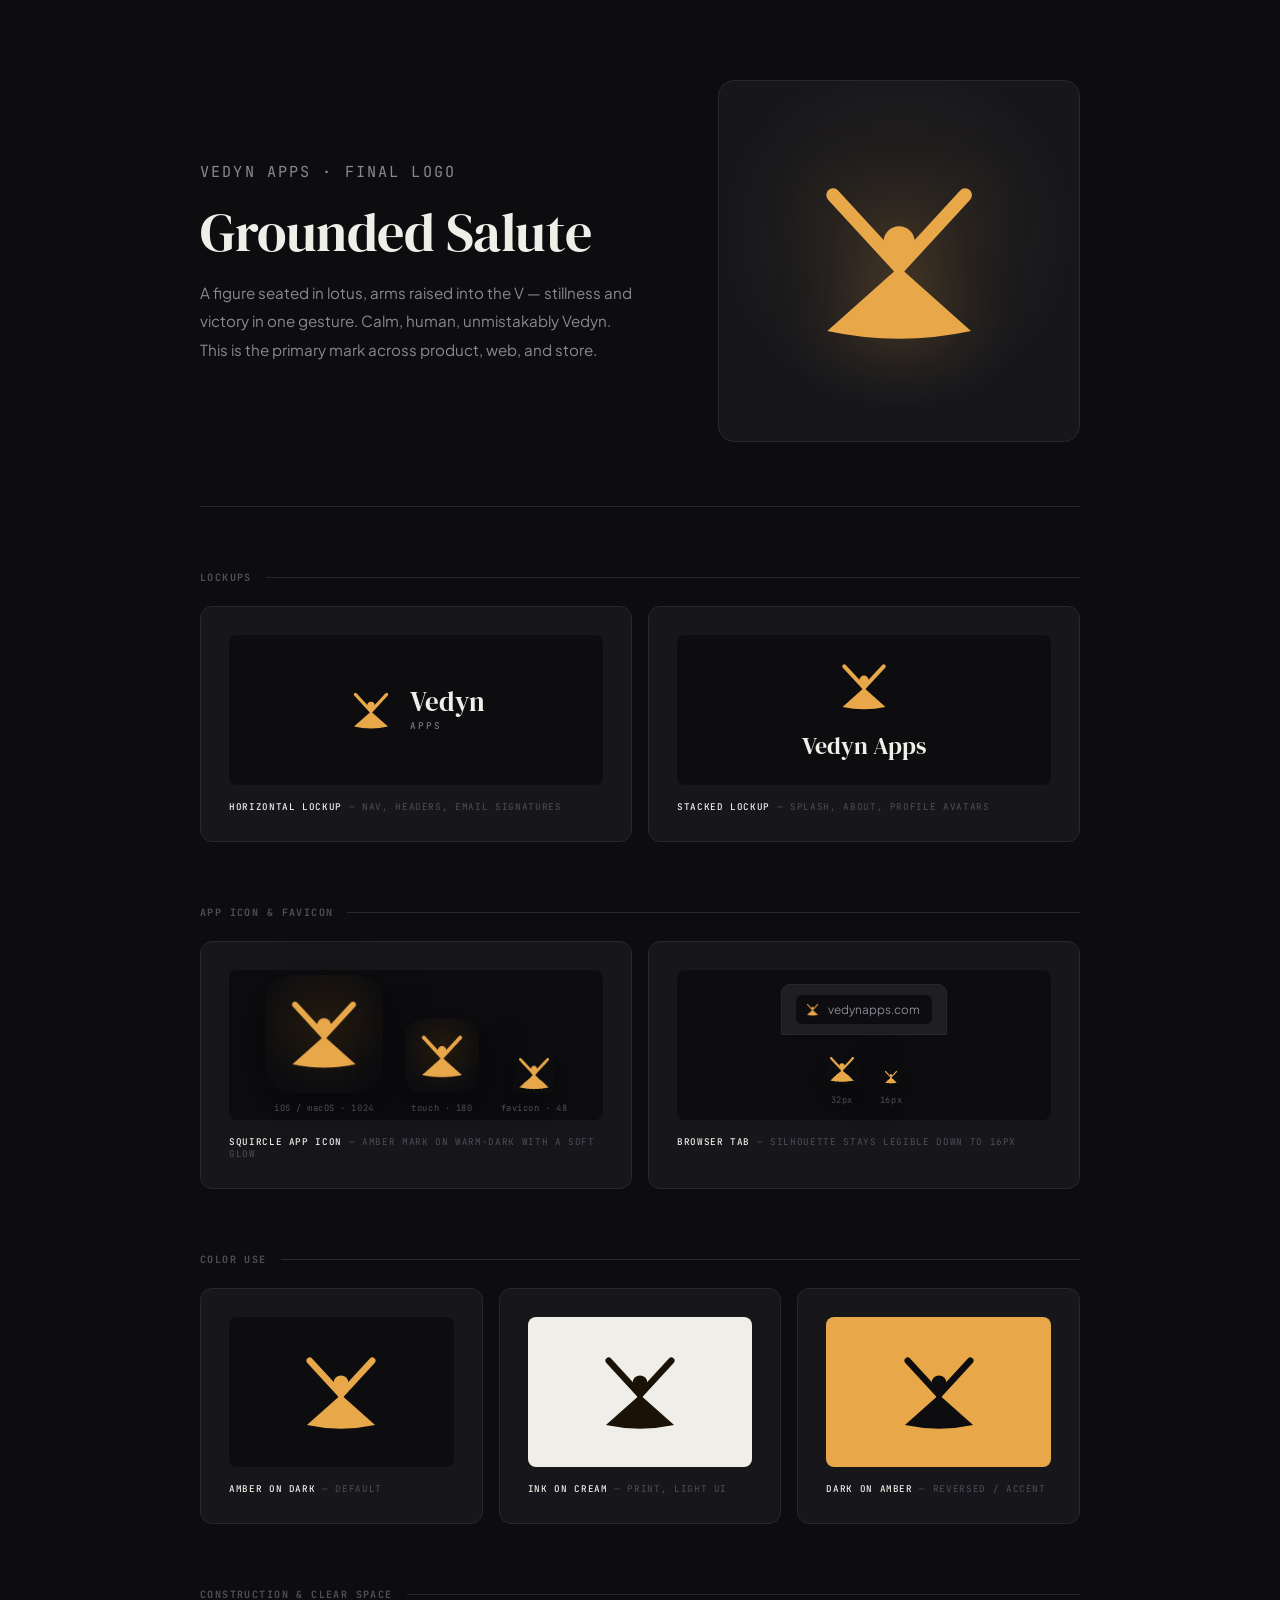
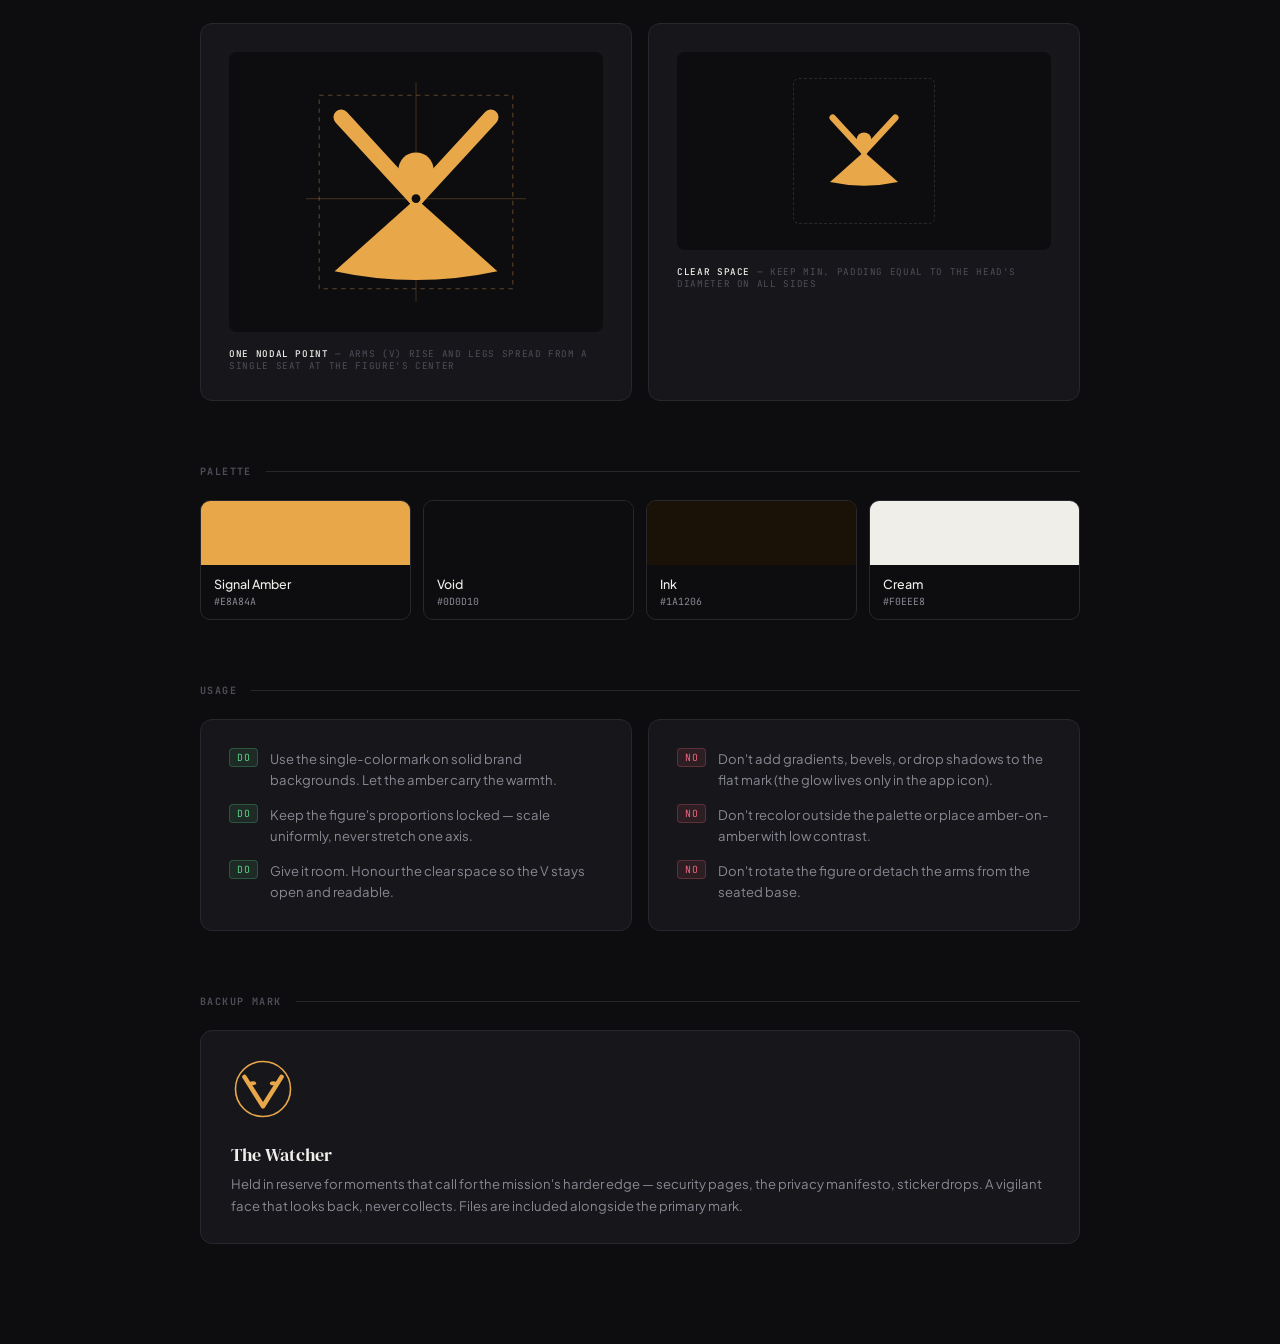
<file: docs/project/Vedyn Apps - Logo.html>
<!DOCTYPE html>
<html lang="en">
<head>
  <meta charset="UTF-8" />
  <meta name="viewport" content="width=device-width, initial-scale=1.0" />
  <title>Vedyn Apps — Logo</title>
  <link rel="icon" type="image/png" sizes="32x32" href="brand/favicon-32.png" />
  <link rel="apple-touch-icon" href="brand/apple-touch-icon.png" />
  <link rel="preconnect" href="https://fonts.googleapis.com" />
  <link rel="preconnect" href="https://fonts.gstatic.com" crossorigin />
  <link rel="stylesheet" href="https://fonts.googleapis.com/css2?family=DM+Serif+Display&family=Plus+Jakarta+Sans:wght@400;500;700&family=JetBrains+Mono:wght@500&display=swap" />
  <style>
    *, *::before, *::after { box-sizing: border-box; margin: 0; padding: 0; }
    :root {
      --bg: #0d0d10; --surface: #17171b; --surface-2: #1e1e23;
      --border: #27272d; --text: #f0eee8; --muted: #888893; --muted-2: #4e4e59;
      --accent: #e8a84a; --ink: #1a1206; --cream: #f0eee8;
      --font-display: 'DM Serif Display', Georgia, serif;
      --font-body: 'Plus Jakarta Sans', system-ui, sans-serif;
      --font-mono: 'JetBrains Mono', monospace;
    }
    body { background: var(--bg); color: var(--text); font-family: var(--font-body); padding: 0 0 100px; }

    .wrap { max-width: 960px; margin: 0 auto; padding: 0 40px; }

    /* Hero */
    .hero {
      border-bottom: 1px solid var(--border);
      padding: 80px 0 64px;
      display: grid;
      grid-template-columns: 1.3fr 1fr;
      gap: 48px;
      align-items: center;
    }
    .eyebrow { font-family: var(--font-mono); font-size: 0.62rem; letter-spacing: 0.14em; text-transform: uppercase; color: var(--accent); margin-bottom: 18px; }
    .hero h1 { font-family: var(--font-display); font-size: clamp(2.2rem, 5vw, 3.4rem); font-weight: 400; letter-spacing: -0.5px; line-height: 1.05; margin-bottom: 18px; }
    .hero p { color: var(--muted); font-size: 0.95rem; line-height: 1.85; max-width: 440px; }
    .hero-mark {
      aspect-ratio: 1;
      background: radial-gradient(ellipse 70% 70% at 50% 42%, rgba(232,168,74,0.08), transparent 70%), var(--surface);
      border: 1px solid var(--border);
      border-radius: 16px;
      display: flex; align-items: center; justify-content: center;
    }
    .hero-mark svg { width: 54%; filter: drop-shadow(0 0 36px rgba(232,168,74,0.28)); }

    h2.section {
      font-family: var(--font-mono); font-size: 0.63rem; letter-spacing: 0.14em;
      text-transform: uppercase; color: var(--muted-2);
      margin: 64px 0 22px; display: flex; align-items: center; gap: 14px;
    }
    h2.section::after { content: ''; flex: 1; height: 1px; background: var(--border); }

    .row { display: grid; gap: 16px; }
    .cols-2 { grid-template-columns: 1fr 1fr; }
    .cols-3 { grid-template-columns: repeat(3, 1fr); }

    .tile { background: var(--surface); border: 1px solid var(--border); border-radius: 12px; padding: 28px; }
    .tile .cap { font-family: var(--font-mono); font-size: 0.58rem; letter-spacing: 0.07em; color: var(--muted-2); margin-top: 16px; text-transform: uppercase; }
    .tile .cap b { color: var(--text); font-weight: 500; }

    .stage { border-radius: 8px; display: flex; align-items: center; justify-content: center; min-height: 150px; }
    .stage.dark { background: var(--bg); }
    .stage.light { background: var(--cream); }
    .stage.amber { background: var(--accent); }

    /* Lockups */
    .lockup-h { display: flex; align-items: center; gap: 16px; }
    .lockup-h svg { width: 46px; height: 46px; }
    .lockup-h .wm { display: flex; flex-direction: column; line-height: 1; }
    .lockup-h .wm .name { font-family: var(--font-display); font-size: 1.7rem; }
    .lockup-h .wm .sub { font-family: var(--font-mono); font-size: 0.58rem; letter-spacing: 0.22em; text-transform: uppercase; color: var(--muted); margin-top: 7px; }
    .lockup-v { display: flex; flex-direction: column; align-items: center; gap: 14px; }
    .lockup-v svg { width: 58px; height: 58px; }
    .lockup-v .name { font-family: var(--font-display); font-size: 1.5rem; }

    /* app icon + favicon previews */
    .appicons { display: flex; align-items: flex-end; gap: 22px; flex-wrap: wrap; }
    .appicons figure { display: flex; flex-direction: column; align-items: center; gap: 9px; }
    .appicons img { display: block; box-shadow: 0 12px 40px rgba(0,0,0,0.5); }
    .appicons figcaption { font-family: var(--font-mono); font-size: 0.55rem; color: var(--muted-2); letter-spacing: 0.06em; }

    .browser {
      background: var(--surface-2); border: 1px solid var(--border); border-radius: 9px 9px 0 0;
      padding: 10px 14px; display: flex; align-items: center; gap: 10px; max-width: 360px;
    }
    .browser .tab { background: var(--bg); border-radius: 6px; padding: 7px 12px 7px 9px; display: flex; align-items: center; gap: 8px; font-size: 0.74rem; color: var(--muted); }
    .browser .tab img { width: 15px; height: 15px; }

    /* clear space / construction */
    .construct { background: var(--bg); border-radius: 8px; padding: 30px; display: flex; justify-content: center; }
    .construct svg { width: 220px; }

    /* color chips */
    .chips { display: grid; grid-template-columns: repeat(4, 1fr); gap: 12px; }
    .chip { border: 1px solid var(--border); border-radius: 10px; overflow: hidden; }
    .chip .sw { height: 64px; }
    .chip .meta { padding: 11px 13px; }
    .chip .meta .n { font-size: 0.78rem; font-weight: 500; }
    .chip .meta .h { font-family: var(--font-mono); font-size: 0.62rem; color: var(--muted); margin-top: 3px; }

    /* do/dont */
    .guide { display: flex; gap: 12px; align-items: flex-start; }
    .guide .mark-ok, .guide .mark-no { font-family: var(--font-mono); font-size: 0.62rem; padding: 2px 7px; border-radius: 4px; flex-shrink: 0; letter-spacing: 0.06em; }
    .mark-ok { background: rgba(90,210,130,0.1); color: #5ad282; border: 1px solid rgba(90,210,130,0.25); }
    .mark-no { background: rgba(240,100,120,0.1); color: #f06478; border: 1px solid rgba(240,100,120,0.25); }
    .guide p { font-size: 0.82rem; color: var(--muted); line-height: 1.6; }

    .backup-note { display: flex; gap: 22px; align-items: center; background: var(--surface); border: 1px solid var(--border); border-radius: 12px; padding: 26px 30px; flex-wrap: wrap; }
    .backup-note svg { width: 64px; height: 64px; flex-shrink: 0; }
    .backup-note h3 { font-family: var(--font-display); font-weight: 400; font-size: 1.1rem; margin-bottom: 6px; }
    .backup-note p { color: var(--muted); font-size: 0.82rem; line-height: 1.7; flex: 1; min-width: 260px; }

    @media (max-width: 720px) {
      .wrap { padding: 0 18px; }
      .hero { grid-template-columns: 1fr; }
      .cols-2, .cols-3, .chips { grid-template-columns: 1fr; }
      .chips { grid-template-columns: 1fr 1fr; }
    }
  </style>
</head>
<body>

<!-- ── SVG symbols ── -->
<svg aria-hidden="true" style="position:absolute;width:0;height:0;overflow:hidden">
  <defs>
    <symbol id="mark" viewBox="0 0 100 100">
      <path d="M50,53 L13,86 Q50,94 87,86 Z" fill="currentColor"/>
      <path d="M50,53 L16,16" fill="none" stroke="currentColor" stroke-width="7" stroke-linecap="round"/>
      <path d="M50,53 L84,16" fill="none" stroke="currentColor" stroke-width="7" stroke-linecap="round"/>
      <circle cx="50" cy="40" r="8" fill="currentColor"/>
    </symbol>
    <symbol id="watcher" viewBox="0 0 100 100">
      <circle cx="50" cy="50" r="43" fill="none" stroke="currentColor" stroke-width="2.5"/>
      <path d="M21,31 L50,77 L79,31" fill="none" stroke="currentColor" stroke-width="7" stroke-linecap="round" stroke-linejoin="round"/>
      <ellipse cx="34" cy="41" rx="5.2" ry="3.3" fill="currentColor"/>
      <ellipse cx="66" cy="41" rx="5.2" ry="3.3" fill="currentColor"/>
    </symbol>
    <!-- construction overlay -->
    <symbol id="mark-construct" viewBox="0 0 100 100">
      <rect x="6" y="6" width="88" height="88" fill="none" stroke="#e8a84a" stroke-width="0.5" stroke-dasharray="2 2" opacity="0.35"/>
      <line x1="50" y1="0" x2="50" y2="100" stroke="#e8a84a" stroke-width="0.5" opacity="0.2"/>
      <line x1="0" y1="53" x2="100" y2="53" stroke="#e8a84a" stroke-width="0.5" opacity="0.2"/>
      <path d="M50,53 L13,86 Q50,94 87,86 Z" fill="#e8a84a"/>
      <path d="M50,53 L16,16" fill="none" stroke="#e8a84a" stroke-width="7" stroke-linecap="round"/>
      <path d="M50,53 L84,16" fill="none" stroke="#e8a84a" stroke-width="7" stroke-linecap="round"/>
      <circle cx="50" cy="40" r="8" fill="#e8a84a"/>
      <circle cx="50" cy="53" r="2" fill="#0d0d10"/>
    </symbol>
  </defs>
</svg>

<div class="wrap">

  <!-- HERO -->
  <header class="hero">
    <div>
      <p class="eyebrow">Vedyn Apps · Final Logo</p>
      <h1>Grounded Salute</h1>
      <p>A figure seated in lotus, arms raised into the V — stillness and victory in one gesture. Calm, human, unmistakably Vedyn. This is the primary mark across product, web, and store.</p>
    </div>
    <div class="hero-mark">
      <svg viewBox="0 0 100 100" style="color:#e8a84a"><use href="#mark"/></svg>
    </div>
  </header>

  <!-- LOCKUPS -->
  <h2 class="section">Lockups</h2>
  <div class="row cols-2">
    <div class="tile">
      <div class="stage dark">
        <div class="lockup-h">
          <svg viewBox="0 0 100 100" style="color:#e8a84a"><use href="#mark"/></svg>
          <div class="wm"><span class="name">Vedyn</span><span class="sub">Apps</span></div>
        </div>
      </div>
      <p class="cap"><b>Horizontal lockup</b> — nav, headers, email signatures</p>
    </div>
    <div class="tile">
      <div class="stage dark">
        <div class="lockup-v">
          <svg viewBox="0 0 100 100" style="color:#e8a84a"><use href="#mark"/></svg>
          <span class="name">Vedyn Apps</span>
        </div>
      </div>
      <p class="cap"><b>Stacked lockup</b> — splash, about, profile avatars</p>
    </div>
  </div>

  <!-- APP ICON + FAVICON -->
  <h2 class="section">App icon &amp; favicon</h2>
  <div class="row cols-2">
    <div class="tile">
      <div class="stage" style="background:var(--bg);">
        <div class="appicons">
          <figure><img src="brand/app-icon-512.png" width="118" height="118" style="border-radius:26px" alt="app icon" /><figcaption>iOS / macOS · 1024</figcaption></figure>
          <figure><img src="brand/apple-touch-icon.png" width="74" height="74" style="border-radius:17px" alt="touch icon" /><figcaption>touch · 180</figcaption></figure>
          <figure><img src="brand/favicon-48.png" width="40" height="40" alt="favicon" /><figcaption>favicon · 48</figcaption></figure>
        </div>
      </div>
      <p class="cap"><b>Squircle app icon</b> — amber mark on warm-dark with a soft glow</p>
    </div>
    <div class="tile">
      <div class="stage" style="background:var(--bg); flex-direction:column; gap:18px;">
        <div class="browser">
          <div class="tab"><img src="brand/favicon-32.png" alt="" />vedynapps.com</div>
        </div>
        <div class="appicons">
          <figure><img src="brand/favicon-32.png" width="32" height="32" alt="32" /><figcaption>32px</figcaption></figure>
          <figure><img src="brand/favicon-16.png" width="16" height="16" alt="16" /><figcaption>16px</figcaption></figure>
        </div>
      </div>
      <p class="cap"><b>Browser tab</b> — silhouette stays legible down to 16px</p>
    </div>
  </div>

  <!-- COLORWAYS -->
  <h2 class="section">Color use</h2>
  <div class="row cols-3">
    <div class="tile">
      <div class="stage dark"><svg viewBox="0 0 100 100" width="92" height="92" style="color:#e8a84a"><use href="#mark"/></svg></div>
      <p class="cap"><b>Amber on dark</b> — default</p>
    </div>
    <div class="tile">
      <div class="stage light"><svg viewBox="0 0 100 100" width="92" height="92" style="color:#1a1206"><use href="#mark"/></svg></div>
      <p class="cap"><b>Ink on cream</b> — print, light UI</p>
    </div>
    <div class="tile">
      <div class="stage amber"><svg viewBox="0 0 100 100" width="92" height="92" style="color:#0d0d10"><use href="#mark"/></svg></div>
      <p class="cap"><b>Dark on amber</b> — reversed / accent</p>
    </div>
  </div>

  <!-- CONSTRUCTION + CLEAR SPACE -->
  <h2 class="section">Construction &amp; clear space</h2>
  <div class="row cols-2">
    <div class="tile">
      <div class="construct"><svg viewBox="0 0 100 100"><use href="#mark-construct"/></svg></div>
      <p class="cap"><b>One nodal point</b> — arms (V) rise and legs spread from a single seat at the figure's center</p>
    </div>
    <div class="tile">
      <div class="stage dark" style="position:relative; padding:26px;">
        <div style="border:1px dashed var(--border); padding:24px; border-radius:6px;">
          <svg viewBox="0 0 100 100" width="92" height="92" style="color:#e8a84a"><use href="#mark"/></svg>
        </div>
      </div>
      <p class="cap"><b>Clear space</b> — keep min. padding equal to the head's diameter on all sides</p>
    </div>
  </div>

  <!-- PALETTE -->
  <h2 class="section">Palette</h2>
  <div class="chips">
    <div class="chip"><div class="sw" style="background:#e8a84a"></div><div class="meta"><div class="n">Signal Amber</div><div class="h">#E8A84A</div></div></div>
    <div class="chip"><div class="sw" style="background:#0d0d10"></div><div class="meta"><div class="n">Void</div><div class="h">#0D0D10</div></div></div>
    <div class="chip"><div class="sw" style="background:#1a1206"></div><div class="meta"><div class="n">Ink</div><div class="h">#1A1206</div></div></div>
    <div class="chip"><div class="sw" style="background:#f0eee8"></div><div class="meta"><div class="n">Cream</div><div class="h">#F0EEE8</div></div></div>
  </div>

  <!-- DO / DONT -->
  <h2 class="section">Usage</h2>
  <div class="row cols-2">
    <div class="tile" style="display:flex; flex-direction:column; gap:14px;">
      <div class="guide"><span class="mark-ok">DO</span><p>Use the single-color mark on solid brand backgrounds. Let the amber carry the warmth.</p></div>
      <div class="guide"><span class="mark-ok">DO</span><p>Keep the figure's proportions locked — scale uniformly, never stretch one axis.</p></div>
      <div class="guide"><span class="mark-ok">DO</span><p>Give it room. Honour the clear space so the V stays open and readable.</p></div>
    </div>
    <div class="tile" style="display:flex; flex-direction:column; gap:14px;">
      <div class="guide"><span class="mark-no">NO</span><p>Don't add gradients, bevels, or drop shadows to the flat mark (the glow lives only in the app icon).</p></div>
      <div class="guide"><span class="mark-no">NO</span><p>Don't recolor outside the palette or place amber-on-amber with low contrast.</p></div>
      <div class="guide"><span class="mark-no">NO</span><p>Don't rotate the figure or detach the arms from the seated base.</p></div>
    </div>
  </div>

  <!-- BACKUP -->
  <h2 class="section">Backup mark</h2>
  <div class="backup-note">
    <svg viewBox="0 0 100 100" style="color:#e8a84a"><use href="#watcher"/></svg>
    <div>
      <h3>The Watcher</h3>
      <p>Held in reserve for moments that call for the mission's harder edge — security pages, the privacy manifesto, sticker drops. A vigilant face that looks back, never collects. Files are included alongside the primary mark.</p>
    </div>
  </div>

</div>

</body>
</html>
</file>
<file: assets/style.css>
*, *::before, *::after { box-sizing: border-box; margin: 0; padding: 0; }

:root {
  --bg: #0d0d10;
  --surface: #17171b;
  --surface-2: #1e1e23;
  --border: #27272d;
  --border-strong: #38383f;
  --text: #f0eee8;
  --muted: #888893;
  --muted-2: #4e4e59;
  --accent: #e8a84a;
  --accent-soft: rgba(232, 168, 74, 0.08);
  --accent-glow: 0 0 0 1px rgba(232, 168, 74, 0.45), 0 20px 60px rgba(232, 168, 74, 0.07);
  --radius: 10px;
  --max: 1100px;
  --font-display: 'DM Serif Display', Georgia, serif;
  --font-body: 'Plus Jakarta Sans', system-ui, sans-serif;
  --font-mono: 'JetBrains Mono', 'Courier New', monospace;
}

body {
  background-color: var(--bg);
  background-image:
    radial-gradient(ellipse 80% 50% at 10% 0%, rgba(232, 168, 74, 0.06) 0%, transparent 100%),
    radial-gradient(ellipse 60% 50% at 90% 100%, rgba(74, 158, 240, 0.04) 0%, transparent 100%);
  color: var(--text);
  font-family: var(--font-body);
  font-size: 16px;
  line-height: 1.6;
  -webkit-font-smoothing: antialiased;
  animation: pageFade 0.4s ease both;
}

@keyframes pageFade {
  from { opacity: 0; transform: translateY(8px); }
  to   { opacity: 1; transform: translateY(0); }
}

@keyframes fadeUp {
  from { opacity: 0; transform: translateY(16px); }
  to   { opacity: 1; transform: translateY(0); }
}

a { color: inherit; text-decoration: none; }

/* ── Nav ── */
nav {
  display: flex;
  align-items: center;
  justify-content: space-between;
  padding: 20px 40px;
  border-bottom: 1px solid var(--border);
  position: sticky;
  top: 0;
  background: rgba(13, 13, 16, 0.88);
  backdrop-filter: blur(20px);
  -webkit-backdrop-filter: blur(20px);
  z-index: 100;
}
.nav-brand {
  display: flex;
  align-items: center;
  gap: 10px;
  transition: opacity 0.18s;
}
.nav-brand:hover { opacity: 0.72; }
.nav-mark { color: var(--accent); flex-shrink: 0; display: block; }
.nav-wordmark { display: flex; flex-direction: column; line-height: 1; }
.nav-name {
  font-family: var(--font-display);
  font-size: 1.05rem;
  color: var(--text);
  font-weight: 400;
}
.nav-sub {
  font-family: var(--font-mono);
  font-size: 0.5rem;
  letter-spacing: 0.22em;
  text-transform: uppercase;
  color: var(--muted);
  margin-top: 5px;
}
.nav-links { display: flex; gap: 32px; }
.nav-links a {
  color: var(--muted);
  font-size: 0.875rem;
  font-weight: 500;
  transition: color 0.18s;
}
.nav-links a:hover { color: var(--text); }

/* ── Hero ── */
.hero {
  text-align: left;
  padding: 120px 40px 88px;
  max-width: var(--max);
  margin: 0 auto;
  position: relative;
}
.hero::before {
  content: '── no accounts  ·  one-time pricing  ·  local-first';
  display: block;
  font-family: var(--font-mono);
  font-size: 0.67rem;
  color: var(--accent);
  letter-spacing: 0.1em;
  margin-bottom: 40px;
  animation: fadeUp 0.5s 0.05s ease both;
}
.hero h1 {
  font-family: var(--font-display);
  font-size: clamp(3.4rem, 7vw, 6rem);
  font-weight: 400;
  letter-spacing: -1px;
  line-height: 1.02;
  margin-bottom: 28px;
  animation: fadeUp 0.5s 0.15s ease both;
}
.hero p {
  color: var(--muted);
  font-size: 1.05rem;
  max-width: 480px;
  line-height: 1.82;
  animation: fadeUp 0.5s 0.25s ease both;
}

/* ── Mission ── */
.mission {
  display: grid;
  grid-template-columns: 1fr 1fr;
  gap: 64px;
  max-width: var(--max);
  margin: 0 auto;
  padding: 72px 40px 80px;
  border-top: 1px solid var(--border);
}
.mission-block {
  background: none;
  border: none;
  border-radius: 0;
  padding: 0;
  box-shadow: none;
}
.mission-label {
  display: block;
  font-family: var(--font-mono);
  font-size: 0.63rem;
  font-weight: 500;
  text-transform: uppercase;
  letter-spacing: 0.14em;
  color: var(--accent);
  background: none;
  border-radius: 0;
  padding: 0;
  margin-bottom: 20px;
}
.mission-block p {
  color: var(--muted);
  font-size: 0.94rem;
  line-height: 1.92;
}

/* ── Section divider ── */
.section-header {
  max-width: var(--max);
  margin: 0 auto;
  padding: 56px 40px 24px;
  border-top: 1px solid var(--border);
}
.section-header h2 {
  font-family: var(--font-mono);
  font-size: 0.63rem;
  font-weight: 500;
  text-transform: uppercase;
  letter-spacing: 0.14em;
  color: var(--muted-2);
}

/* ── App grid ── */
.apps-grid {
  display: grid;
  grid-template-columns: repeat(auto-fit, minmax(300px, 1fr));
  gap: 14px;
  max-width: var(--max);
  margin: 0 auto;
  padding: 0 40px 120px;
}
.app-card {
  background: var(--surface);
  border: 1px solid var(--border);
  border-radius: var(--radius);
  padding: 32px;
  transition: border-color 0.25s, box-shadow 0.25s, transform 0.2s;
  cursor: pointer;
  display: block;
}
.app-card:hover {
  border-color: var(--accent);
  box-shadow: var(--accent-glow);
  transform: translateY(-4px);
}
.app-icon {
  width: 60px;
  height: 60px;
  border-radius: 14px;
  background: var(--surface-2);
  display: flex;
  align-items: center;
  justify-content: center;
  font-size: 1.8rem;
  margin-bottom: 20px;
  overflow: hidden;
}
.app-icon img {
  width: 60px;
  height: 60px;
  border-radius: 14px;
  object-fit: cover;
}
.app-card h2 {
  font-size: 1.1rem;
  font-weight: 700;
  margin-bottom: 8px;
  color: var(--text);
}
.app-card p {
  color: var(--muted);
  font-size: 0.875rem;
  margin-bottom: 20px;
  line-height: 1.72;
}
.tag-row { display: flex; gap: 6px; flex-wrap: wrap; }
.tag {
  font-family: var(--font-mono);
  font-size: 0.61rem;
  font-weight: 500;
  padding: 3px 8px;
  border-radius: 4px;
  background: var(--accent-soft);
  color: var(--accent);
  border: 1px solid rgba(232, 168, 74, 0.18);
  letter-spacing: 0.04em;
}
.tag.green {
  background: rgba(90, 210, 130, 0.08);
  color: #5ad282;
  border-color: rgba(90, 210, 130, 0.2);
}
.tag.blue {
  background: rgba(74, 158, 240, 0.08);
  color: #4a9ef0;
  border-color: rgba(74, 158, 240, 0.2);
}
.tag.pink {
  background: rgba(240, 100, 160, 0.08);
  color: #f064a0;
  border-color: rgba(240, 100, 160, 0.2);
}
.tag.purple {
  background: rgba(160, 110, 240, 0.08);
  color: #a06ef0;
  border-color: rgba(160, 110, 240, 0.2);
}

/* ── App page ── */
.app-page {
  max-width: 720px;
  margin: 0 auto;
  padding: 56px 40px 100px;
}
.app-page-header {
  display: flex;
  align-items: flex-start;
  gap: 28px;
  margin-bottom: 56px;
}
.app-page-icon {
  width: 92px;
  height: 92px;
  border-radius: 22px;
  background: var(--surface);
  border: 1px solid var(--border);
  display: flex;
  align-items: center;
  justify-content: center;
  font-size: 2.6rem;
  flex-shrink: 0;
  overflow: hidden;
}
.app-page-icon img {
  width: 92px;
  height: 92px;
  border-radius: 22px;
  object-fit: cover;
}
.app-page-meta h1 {
  font-family: var(--font-display);
  font-size: 2.5rem;
  font-weight: 400;
  letter-spacing: -0.5px;
  margin-bottom: 10px;
}
.app-page-meta p { color: var(--muted); margin-bottom: 16px; font-size: 0.98rem; line-height: 1.75; }
.cta-btn {
  display: inline-block;
  background: var(--accent);
  color: #0d0d10;
  font-size: 0.85rem;
  font-weight: 700;
  padding: 11px 22px;
  border-radius: 7px;
  margin-right: 10px;
  transition: opacity 0.15s, transform 0.15s;
  letter-spacing: 0.01em;
}
.cta-btn:hover { opacity: 0.88; transform: translateY(-1px); }
.cta-btn.secondary {
  background: var(--surface);
  color: var(--text);
  border: 1px solid var(--border-strong);
}
.cta-btn.secondary:hover { background: var(--surface-2); opacity: 1; }

.section { margin-bottom: 52px; }
.section h2 {
  font-family: var(--font-mono);
  font-size: 0.63rem;
  font-weight: 500;
  margin-bottom: 18px;
  color: var(--muted-2);
  text-transform: uppercase;
  letter-spacing: 0.14em;
}
.feature-list { list-style: none; display: flex; flex-direction: column; gap: 8px; }
.feature-list li {
  display: flex;
  gap: 14px;
  background: var(--surface);
  border: 1px solid var(--border);
  padding: 14px 18px;
  border-radius: 8px;
  font-size: 0.9rem;
  line-height: 1.58;
  color: var(--muted);
  transition: border-color 0.2s;
}
.feature-list li:hover { border-color: var(--border-strong); }
.feature-list li::before {
  content: "→";
  color: var(--accent);
  flex-shrink: 0;
  font-family: var(--font-mono);
  font-size: 0.78rem;
  margin-top: 2px;
}

.pricing-card {
  background: var(--surface);
  border: 1px solid var(--border);
  border-radius: var(--radius);
  padding: 32px 36px;
}
.pricing-card .price {
  font-family: var(--font-display);
  font-size: 2.8rem;
  font-weight: 400;
  letter-spacing: -1px;
  margin-bottom: 4px;
  color: var(--text);
}
.pricing-card .price span {
  font-size: 1rem;
  color: var(--muted);
  font-weight: 400;
  font-family: var(--font-body);
}
.pricing-card p { color: var(--muted); font-size: 0.9rem; margin-bottom: 20px; line-height: 1.72; }

/* ── FAQ ── */
.faq-list { display: flex; flex-direction: column; gap: 2px; }
.faq-item {
  background: var(--surface);
  border: 1px solid var(--border);
  border-radius: 8px;
  overflow: hidden;
  transition: border-color 0.2s;
}
.faq-item:hover { border-color: var(--border-strong); }
.faq-item[open] { border-color: var(--border-strong); }
.faq-item summary {
  list-style: none;
  display: flex;
  align-items: flex-start;
  gap: 12px;
  padding: 16px 18px;
  cursor: pointer;
  font-size: 0.9rem;
  font-weight: 600;
  color: var(--text);
  line-height: 1.5;
  user-select: none;
}
.faq-item summary::-webkit-details-marker { display: none; }
.faq-item summary::before {
  content: "+";
  color: var(--accent);
  font-family: var(--font-mono);
  font-size: 0.88rem;
  flex-shrink: 0;
  line-height: 1.58;
  transition: transform 0.18s;
}
.faq-item[open] summary::before { transform: rotate(45deg); }
.faq-item[open] summary { border-bottom: 1px solid var(--border); }
.faq-answer {
  padding: 14px 18px 16px 42px;
  color: var(--muted);
  font-size: 0.9rem;
  line-height: 1.72;
  animation: faqReveal 0.2s ease both;
}
@keyframes faqReveal {
  from { opacity: 0; transform: translateY(-4px); }
  to   { opacity: 1; transform: translateY(0); }
}

/* ── Footer ── */
footer {
  border-top: 1px solid var(--border);
  padding: 40px;
  display: flex;
  justify-content: space-between;
  align-items: center;
  color: var(--muted-2);
  font-size: 0.78rem;
  flex-wrap: wrap;
  gap: 12px;
  font-family: var(--font-mono);
  letter-spacing: 0.04em;
}
.footer-links { display: flex; gap: 24px; }
.footer-links a { color: var(--muted-2); transition: color 0.15s; }
.footer-links a:hover { color: var(--muted); }

/* ── Back link ── */
.back-link {
  display: inline-flex;
  align-items: center;
  gap: 6px;
  color: var(--muted);
  font-size: 0.82rem;
  margin-bottom: 40px;
  transition: color 0.15s;
  font-family: var(--font-mono);
  letter-spacing: 0.03em;
}
.back-link:hover { color: var(--text); }

@media (max-width: 640px) {
  nav { padding: 16px 20px; }
  .nav-links { gap: 20px; }
  .hero { padding: 72px 20px 56px; }
  .hero::before { display: none; }
  .mission { grid-template-columns: 1fr; gap: 40px; padding: 56px 20px 64px; }
  .section-header { padding: 48px 20px 20px; }
  .apps-grid { padding: 0 20px 80px; gap: 12px; }
  .app-page { padding: 40px 20px 80px; }
  .app-page-header { flex-direction: column; }
  footer { flex-direction: column; align-items: flex-start; padding: 32px 20px; }
}
</file>
